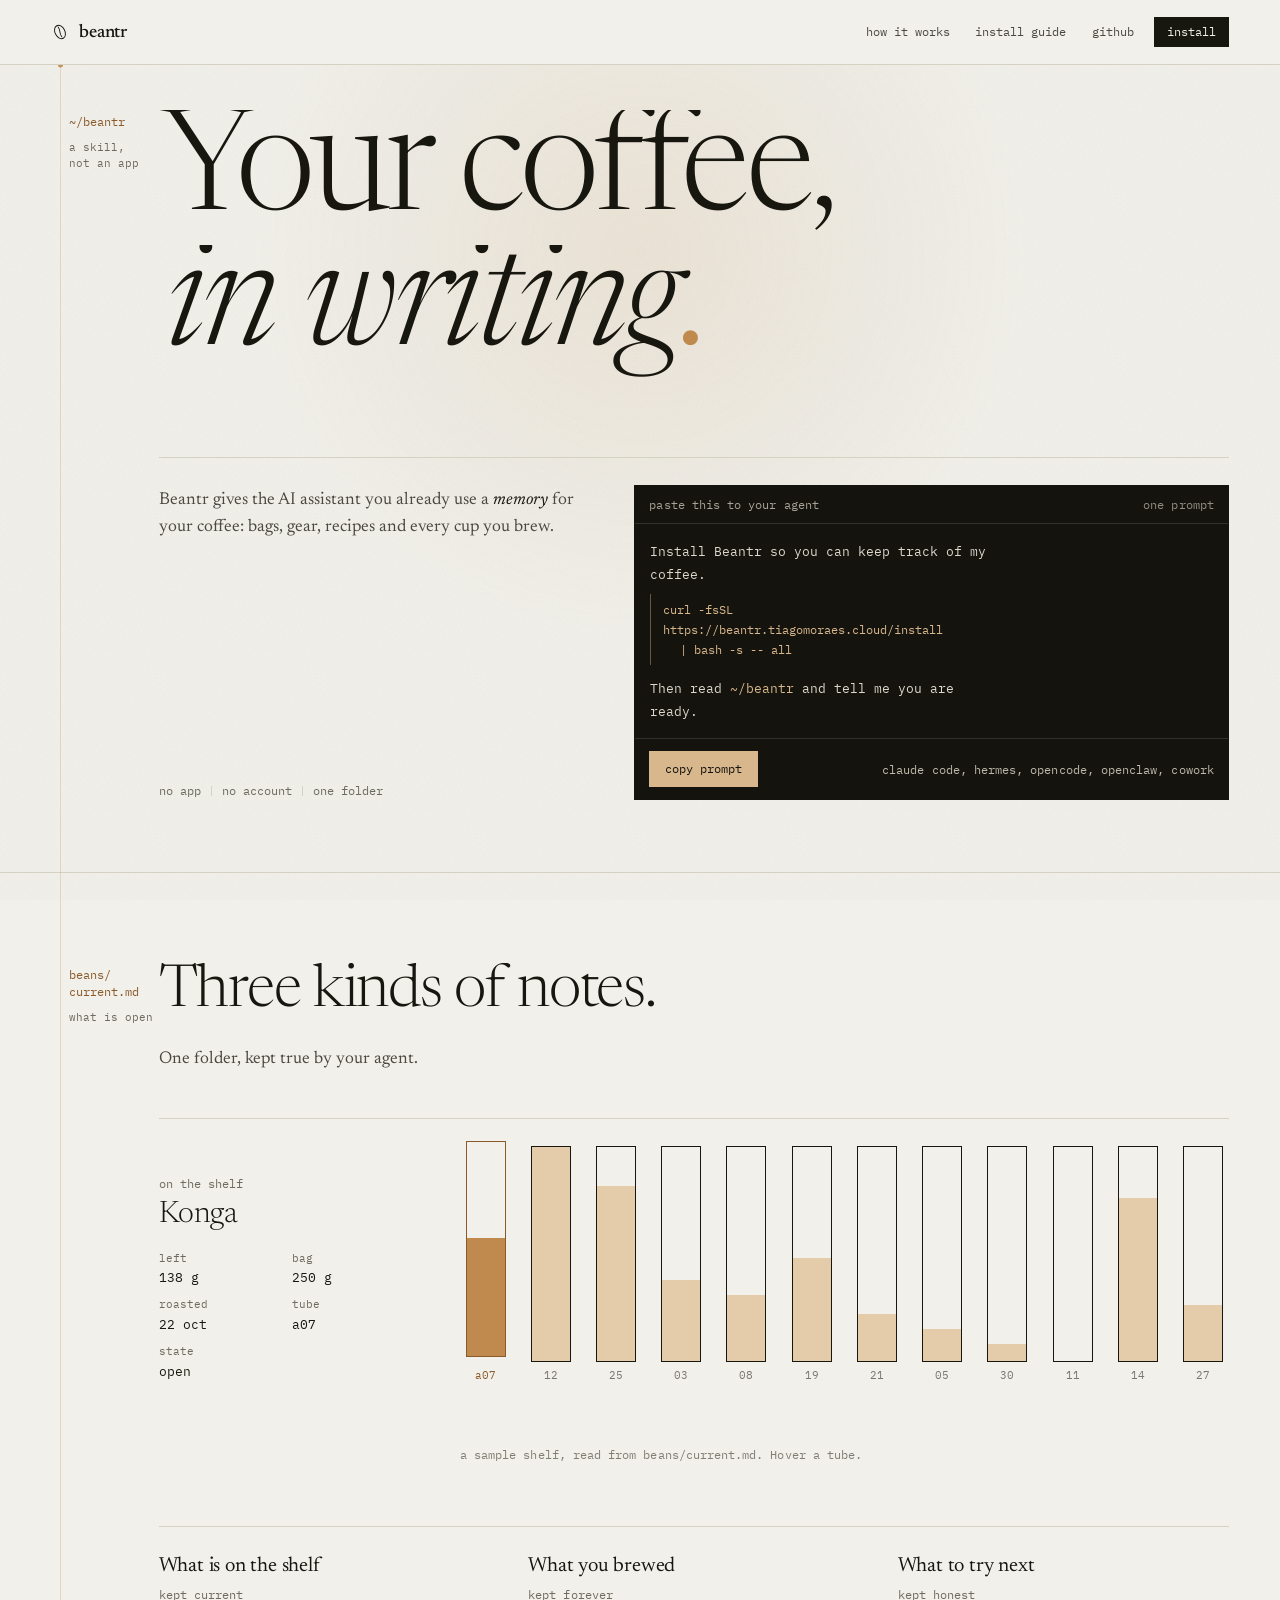
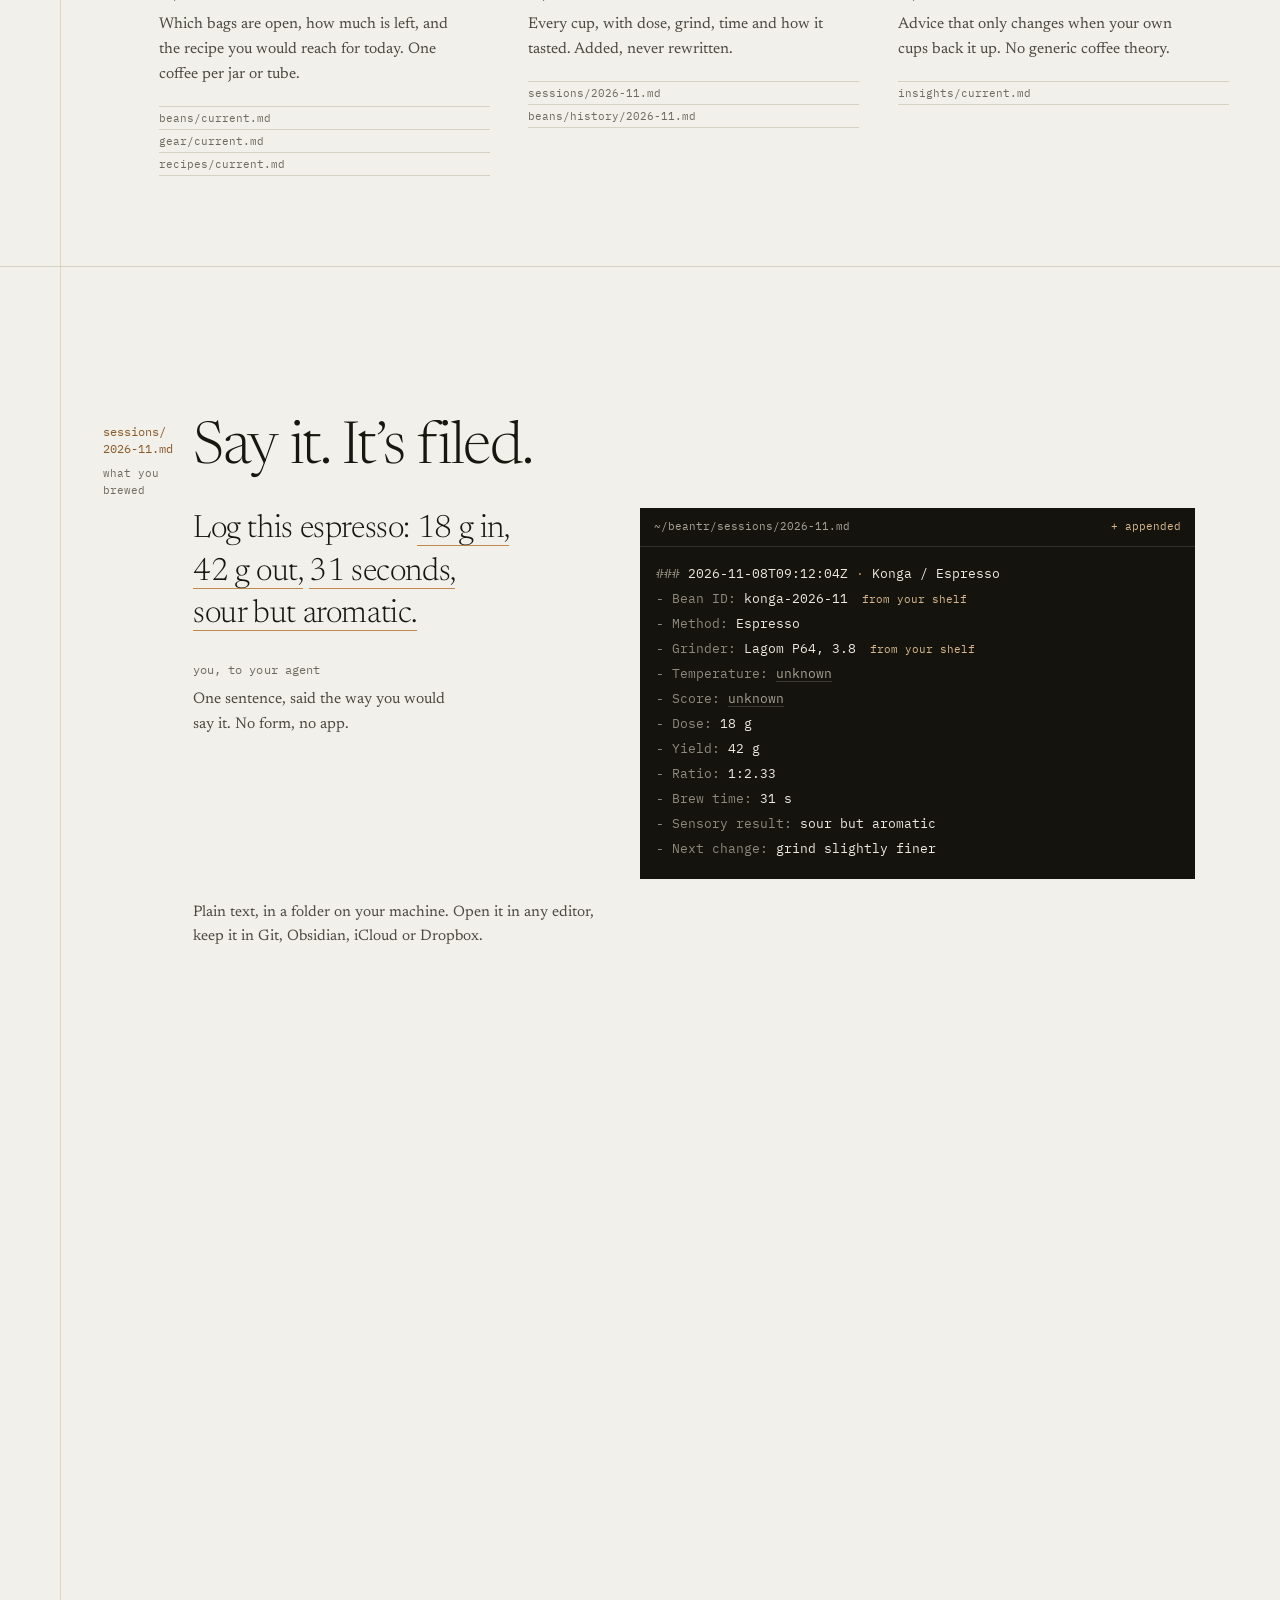
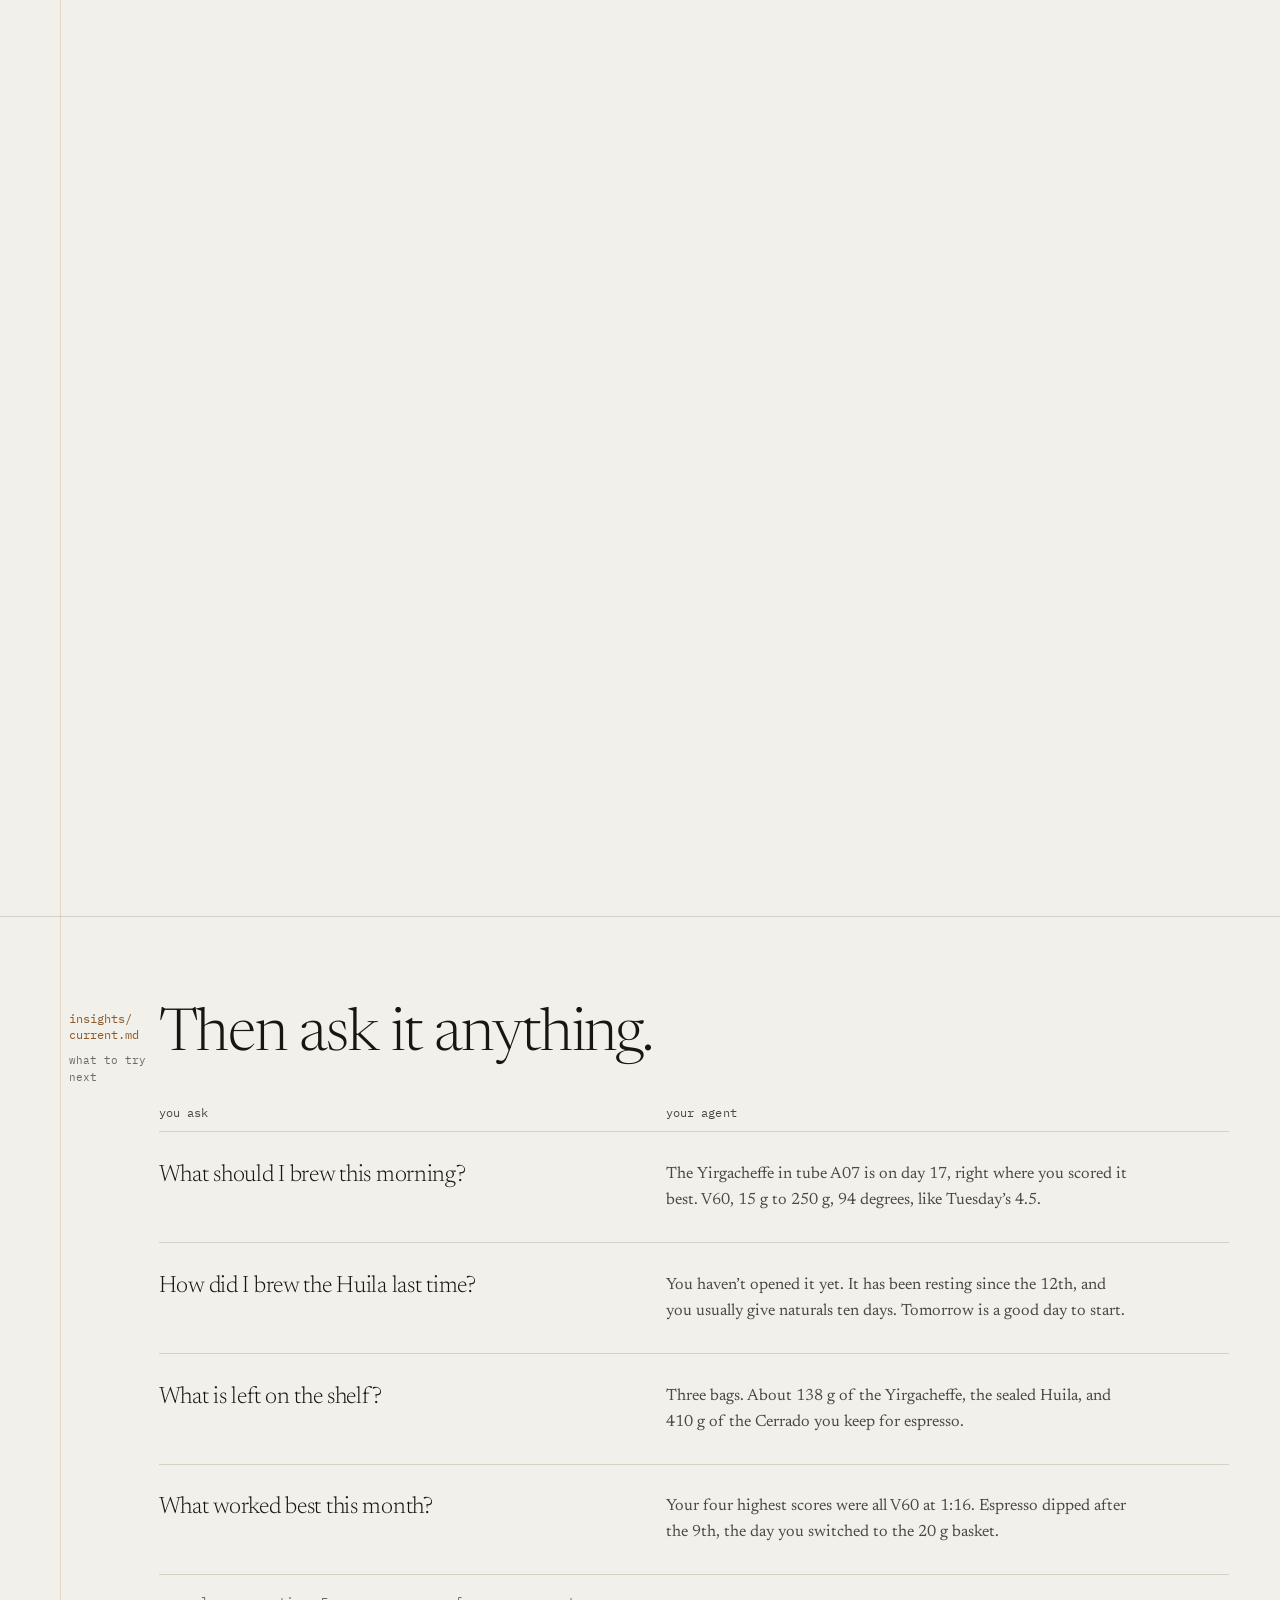
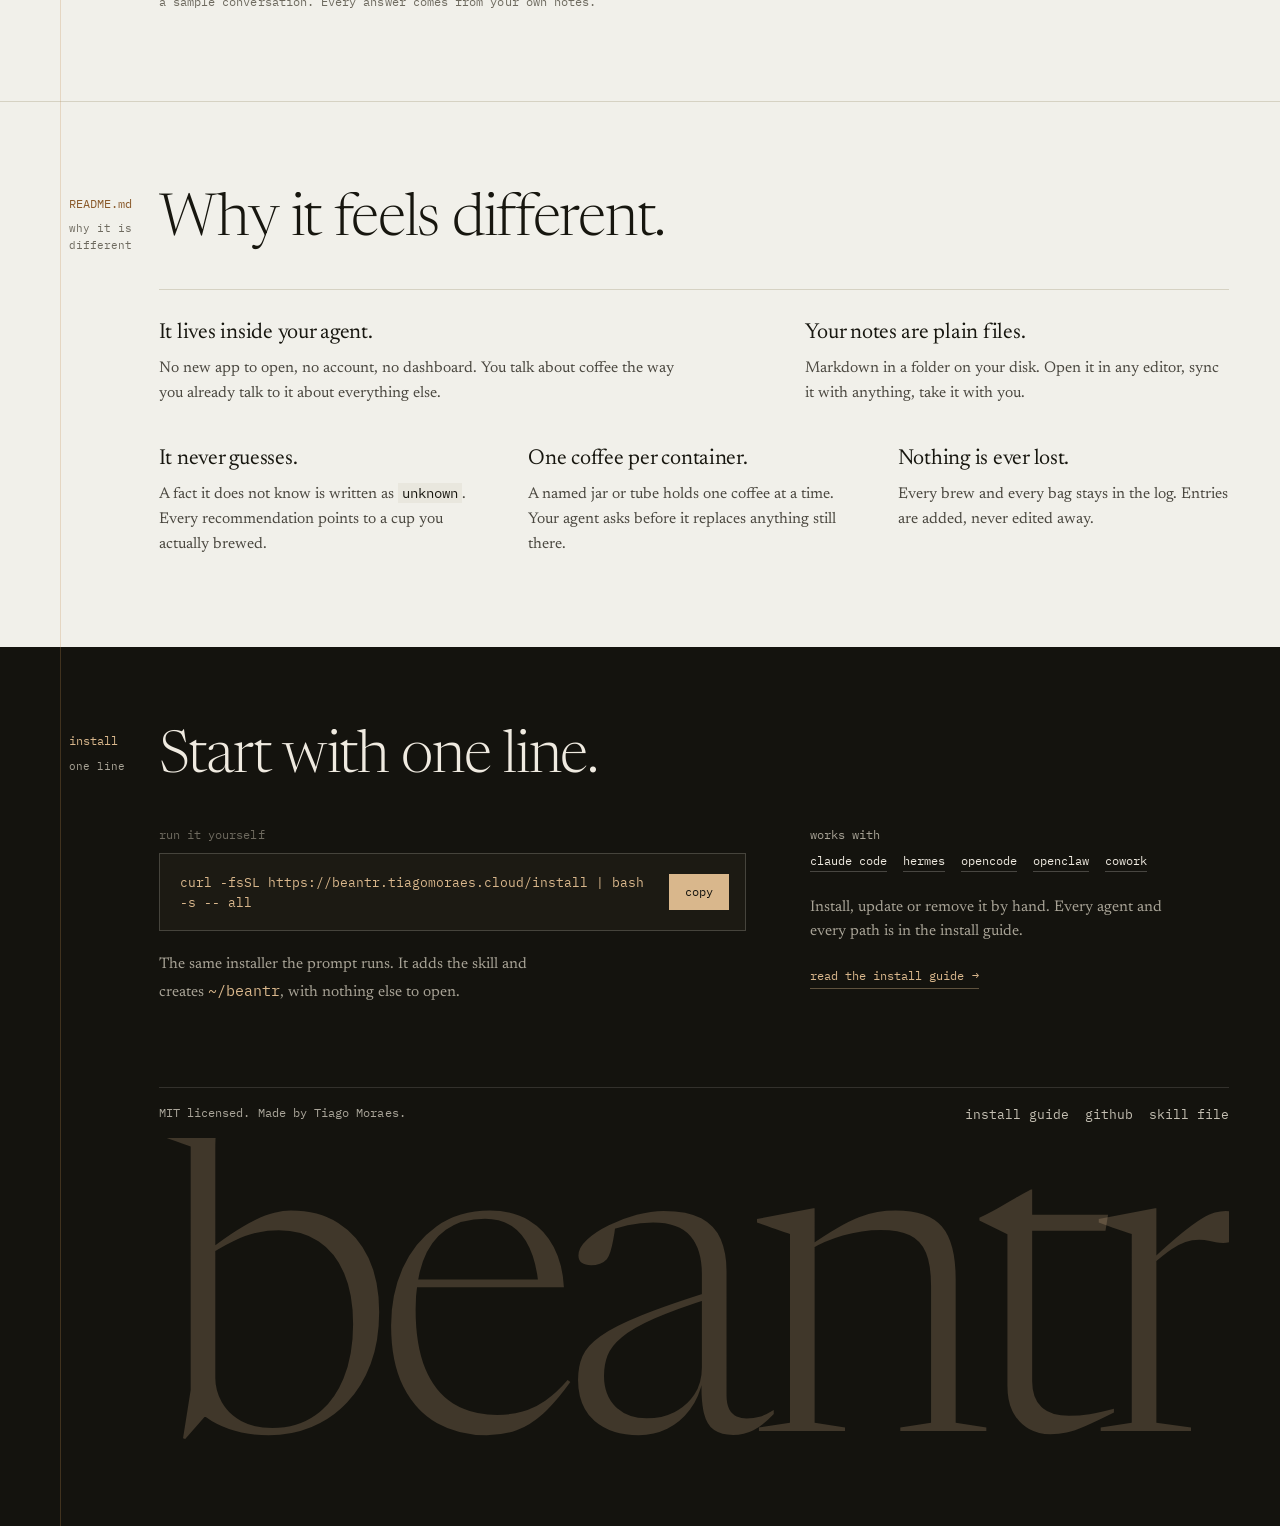
<file: site/index.html>
<!doctype html>
<html lang="en">
<head>
<meta charset="utf-8">
<meta name="viewport" content="width=device-width, initial-scale=1">
<title>Beantr: your coffee, in writing.</title>
<meta name="description" content="Beantr gives the AI assistant you already use a memory for your coffee: bags, gear, recipes and every cup you brew. A skill, not an app. One folder of plain text, kept true by your agent.">
<meta name="theme-color" content="#F1F0EA">
<meta property="og:title" content="Beantr: your coffee, in writing.">
<meta property="og:description" content="Give the agent you already use a memory for your coffee. Paste one prompt, or run one command.">
<meta property="og:type" content="website">
<link rel="icon" href="data:image/svg+xml,%3Csvg xmlns='http://www.w3.org/2000/svg' viewBox='0 0 32 32'%3E%3Crect width='32' height='32' fill='%2317160F'/%3E%3Cellipse cx='16' cy='16' rx='5.6' ry='8' transform='rotate(-28 16 16)' fill='none' stroke='%23D9B78C' stroke-width='1.6'/%3E%3Cpath d='M13.8 9.4c2.8 3.2 1.2 8.6 4.4 11.8' fill='none' stroke='%23D9B78C' stroke-width='1.6' stroke-linecap='round'/%3E%3C/svg%3E">
<link rel="preconnect" href="https://fonts.googleapis.com">
<link rel="preconnect" href="https://fonts.gstatic.com" crossorigin>
<link href="https://fonts.googleapis.com/css2?family=Newsreader:ital,opsz,wght@0,6..72,200..700;1,6..72,200..600&family=IBM+Plex+Mono:wght@400;500&display=swap" rel="stylesheet">
<script>
  try {
    if ('IntersectionObserver' in window && !matchMedia('(prefers-reduced-motion: reduce)').matches) {
      document.documentElement.classList.add('js');
    }
  } catch (e) {}
</script>
<link rel="stylesheet" href="site.css?v=3.0.0">
</head>
<body>
<a class="skip" href="#main">Skip to content</a>
<div class="glow" aria-hidden="true"></div>

<header class="head">
  <div class="head__in">
    <a class="brand" href="#top" aria-label="Beantr home">
      <svg class="bean" viewBox="0 0 24 24" aria-hidden="true">
        <ellipse cx="12" cy="12" rx="6.6" ry="9.4" transform="rotate(-28 12 12)" fill="none" stroke="currentColor" stroke-width="1.25"/>
        <path d="M9.6 5.2c3.2 3.6 1.4 9.8 4.8 13.4" fill="none" stroke="currentColor" stroke-width="1.25" stroke-linecap="round"/>
      </svg>
      <span>beantr</span>
    </a>
    <nav class="nav" aria-label="Main">
      <a href="#filed">how it works</a>
      <a href="/guide/">install guide</a>
      <a href="https://github.com/tiagomoraes/beantr">github</a>
    </nav>
    <a class="btn btn--sm btn--head" href="#top">install</a>
  </div>
</header>

<div class="page">

  <div class="spine" aria-hidden="true"><span class="spine__fill"></span><span class="spine__tip"></span></div>

  <main id="main">

    <section class="hero" id="top">
      <div class="shell">
        <aside class="rail">
          <p class="rail__path">~/beantr</p>
          <p class="rail__note">a skill,<br>not an app</p>
        </aside>
        <div class="col">
          <h1 class="display reveal-lines" data-reveal-immediate>
            <span class="display__line"><span>Your coffee,</span></span>
            <span class="display__line display__line--i"><span>in writing<i class="period">.</i></span></span>
          </h1>

          <div class="hero__foot">
            <div class="lede-block" data-reveal style="--d:.42s">
              <p class="lede">Beantr gives the AI assistant you already use a <em>memory</em> for your coffee: bags, gear, recipes and every cup you brew.</p>
              <p class="facts"><span>no app</span><span>no account</span><span>one folder</span></p>
            </div>

            <div class="card install-card" data-reveal style="--d:.52s">
              <div class="card__bar">
                <span class="label">paste this to your agent</span>
                <span class="label label--dim">one prompt</span>
              </div>
              <div class="card__body">
                <p>Install Beantr so you can keep track of my coffee.</p>
                <p class="code-line"><span>curl -fsSL https://beantr.tiagomoraes.cloud/install </span><span class="code-line__next">| bash -s -- all</span></p>
                <p>Then read <code>~/beantr</code> and tell me you are ready.</p>
              </div>
              <div class="card__foot">
                <button type="button" class="btn btn--crema" data-copy data-magnetic>copy prompt</button>
                <span class="label label--dim">claude code, hermes, opencode, openclaw, cowork</span>
              </div>
            </div>
          </div>
        </div>
      </div>
    </section>

    <section class="sec" id="keeps">
      <div class="shell">
        <aside class="rail">
          <p class="rail__path">beans/<br>current.md</p>
          <p class="rail__note">what is open</p>
        </aside>
        <div class="col">
          <h2 class="display display--h2 reveal-lines" data-reveal>
            <span class="display__line"><span>Three kinds of notes.</span></span>
          </h2>
          <p class="lede lede--short" data-reveal style="--d:.1s">One folder, kept true by your agent.</p>

          <div class="shelf" data-shelf data-reveal style="--d:.16s">
            <div class="shelf__detail" aria-live="polite" aria-atomic="true">
              <p class="label">on the shelf</p>
              <p class="shelf__name" data-d="name">Konga</p>
              <dl class="stats">
                <div><dt>left</dt><dd data-d="g">138 g</dd></div>
                <div><dt>bag</dt><dd data-d="cap">250 g</dd></div>
                <div><dt>roasted</dt><dd data-d="roast">22 oct</dd></div>
                <div><dt>tube</dt><dd data-d="tube">a07</dd></div>
                <div><dt>state</dt><dd data-d="state">open</dd></div>
              </dl>
            </div>

            <ul class="tubes" role="list">
              <li><button type="button" class="tube is-active" style="--fill:.55" data-name="Konga" data-g="138 g" data-cap="250 g" data-roast="22 oct" data-tube="a07" data-state="open" aria-label="Konga, tube a07, 138 grams left, open"><span class="tube__fill"></span></button><span class="tube__id">a07</span></li>
              <li><button type="button" class="tube" style="--fill:1" data-name="Huila" data-g="250 g" data-cap="250 g" data-roast="02 nov" data-tube="12" data-state="sealed" aria-label="Huila, tube 12, 250 grams, sealed"><span class="tube__fill"></span></button><span class="tube__id">12</span></li>
              <li><button type="button" class="tube" style="--fill:.82" data-name="Cerrado" data-g="410 g" data-cap="500 g" data-roast="14 oct" data-tube="25" data-state="open" aria-label="Cerrado, tube 25, 410 grams left, open"><span class="tube__fill"></span></button><span class="tube__id">25</span></li>
              <li><button type="button" class="tube" style="--fill:.38" data-name="Gedeb" data-g="96 g" data-cap="250 g" data-roast="28 oct" data-tube="03" data-state="open" aria-label="Gedeb, tube 03, 96 grams left, open"><span class="tube__fill"></span></button><span class="tube__id">03</span></li>
              <li><button type="button" class="tube" style="--fill:.31" data-name="Sidama" data-g="78 g" data-cap="250 g" data-roast="19 oct" data-tube="08" data-state="open" aria-label="Sidama, tube 08, 78 grams left, open"><span class="tube__fill"></span></button><span class="tube__id">08</span></li>
              <li><button type="button" class="tube" style="--fill:.48" data-name="Maringá" data-g="120 g" data-cap="250 g" data-roast="25 oct" data-tube="19" data-state="open" aria-label="Maringá, tube 19, 120 grams left, open"><span class="tube__fill"></span></button><span class="tube__id">19</span></li>
              <li><button type="button" class="tube" style="--fill:.22" data-name="Antigua" data-g="54 g" data-cap="250 g" data-roast="30 oct" data-tube="21" data-state="open" aria-label="Antigua, tube 21, 54 grams left, open"><span class="tube__fill"></span></button><span class="tube__id">21</span></li>
              <li><button type="button" class="tube" style="--fill:.15" data-name="Nariño" data-g="37 g" data-cap="250 g" data-roast="11 oct" data-tube="05" data-state="open" aria-label="Nariño, tube 05, 37 grams left, open"><span class="tube__fill"></span></button><span class="tube__id">05</span></li>
              <li><button type="button" class="tube" style="--fill:.08" data-name="Chiriquí" data-g="21 g" data-cap="250 g" data-roast="07 oct" data-tube="30" data-state="open" aria-label="Chiriquí, tube 30, 21 grams left, open"><span class="tube__fill"></span></button><span class="tube__id">30</span></li>
              <li><button type="button" class="tube tube--empty" style="--fill:0" data-name="Kochere" data-g="0 g" data-cap="250 g" data-roast="09 sep" data-tube="11" data-state="finished" aria-label="Kochere, tube 11, empty, finished"><span class="tube__fill"></span></button><span class="tube__id">11</span></li>
              <li><button type="button" class="tube" style="--fill:.76" data-name="El Ramo" data-g="190 g" data-cap="250 g" data-roast="31 oct" data-tube="14" data-state="sealed" aria-label="El Ramo, tube 14, 190 grams, sealed"><span class="tube__fill"></span></button><span class="tube__id">14</span></li>
              <li><button type="button" class="tube" style="--fill:.26" data-name="Buesaco" data-g="66 g" data-cap="250 g" data-roast="16 oct" data-tube="27" data-state="open" aria-label="Buesaco, tube 27, 66 grams left, open"><span class="tube__fill"></span></button><span class="tube__id">27</span></li>
            </ul>

            <p class="shelf__caption label label--dim">a sample shelf, read from beans/current.md. Hover a tube.</p>
          </div>

          <div class="notes">
            <article class="note" data-reveal>
              <h3>What is on the shelf</h3>
              <p class="label">kept current</p>
              <p>Which bags are open, how much is left, and the recipe you would reach for today. One coffee per jar or tube.</p>
              <ul class="paths">
                <li>beans/current.md</li>
                <li>gear/current.md</li>
                <li>recipes/current.md</li>
              </ul>
            </article>
            <article class="note" data-reveal style="--d:.08s">
              <h3>What you brewed</h3>
              <p class="label">kept forever</p>
              <p>Every cup, with dose, grind, time and how it tasted. Added, never rewritten.</p>
              <ul class="paths">
                <li>sessions/2026-11.md</li>
                <li>beans/history/2026-11.md</li>
              </ul>
            </article>
            <article class="note" data-reveal style="--d:.16s">
              <h3>What to try next</h3>
              <p class="label">kept honest</p>
              <p>Advice that only changes when your own cups back it up. No generic coffee theory.</p>
              <ul class="paths">
                <li>insights/current.md</li>
              </ul>
            </article>
          </div>
        </div>
      </div>
    </section>

    <section class="filed" id="filed" data-filed>
      <div class="filed__sticky">
        <div class="shell">
          <aside class="rail">
            <p class="rail__path">sessions/<br>2026-11.md</p>
            <p class="rail__note">what you brewed</p>
          </aside>
          <div class="col">
            <h2 class="display display--h2 reveal-lines" data-reveal>
              <span class="display__line"><span>Say it. It’s filed.</span></span>
            </h2>

            <div class="filed__grid">
              <div class="said">
                <p class="said__text">
                  <span class="said__ctx">Log this espresso:</span>
                  <span data-step="1">18 g in,</span>
                  <span data-step="2">42 g out,</span>
                  <span data-step="3">31 seconds,</span>
                  <span data-step="4">sour but aromatic.</span>
                </p>
                <p class="label">you, to your agent</p>
                <p class="said__note">One sentence, said the way you would say it. No form, no app.</p>
              </div>

              <div class="file">
                <div class="file__bar">
                  <span>~/beantr/sessions/2026-11.md</span>
                  <span class="file__flag">+ appended</span>
                </div>
                <ol class="file__lines">
                  <li data-step="0"><span class="h">###</span> 2026-11-08T09:12:04Z <span class="dot">·</span> Konga / Espresso</li>
                  <li data-step="0"><span class="k">- Bean ID:</span> konga-2026-11 <span class="tag">from your shelf</span></li>
                  <li data-step="0"><span class="k">- Method:</span> Espresso</li>
                  <li data-step="0"><span class="k">- Grinder:</span> Lagom P64, 3.8 <span class="tag">from your shelf</span></li>
                  <li data-step="0"><span class="k">- Temperature:</span> <span class="unknown">unknown</span></li>
                  <li data-step="0"><span class="k">- Score:</span> <span class="unknown">unknown</span></li>
                  <li data-step="1"><span class="k">- Dose:</span> 18 g</li>
                  <li data-step="2"><span class="k">- Yield:</span> 42 g</li>
                  <li data-step="2"><span class="k">- Ratio:</span> 1:2.33</li>
                  <li data-step="3"><span class="k">- Brew time:</span> 31 s</li>
                  <li data-step="4"><span class="k">- Sensory result:</span> sour but aromatic</li>
                  <li data-step="4"><span class="k">- Next change:</span> grind slightly finer</li>
                </ol>
              </div>
            </div>

            <p class="filed__note" data-step="4">Plain text, in a folder on your machine. Open it in any editor, keep it in Git, Obsidian, iCloud or Dropbox.</p>
          </div>
        </div>
      </div>
    </section>

    <section class="sec" id="ask">
      <div class="shell">
        <aside class="rail">
          <p class="rail__path">insights/<br>current.md</p>
          <p class="rail__note">what to try next</p>
        </aside>
        <div class="col">
          <h2 class="display display--h2 reveal-lines" data-reveal>
            <span class="display__line"><span>Then ask it anything.</span></span>
          </h2>

          <div class="asks__head">
            <span class="label">you ask</span>
            <span class="label">your agent</span>
          </div>
          <ol class="asks">
            <li class="ask" data-reveal>
              <p class="ask__q">What should I brew this morning?</p>
              <div class="ask__a">
                <p>The Yirgacheffe in tube A07 is on day 17, right where you scored it best. V60, 15 g to 250 g, 94 degrees, like Tuesday’s 4.5.</p>
              </div>
            </li>
            <li class="ask" data-reveal style="--d:.06s">
              <p class="ask__q">How did I brew the Huila last time?</p>
              <div class="ask__a">
                <p>You haven’t opened it yet. It has been resting since the 12th, and you usually give naturals ten days. Tomorrow is a good day to start.</p>
              </div>
            </li>
            <li class="ask" data-reveal style="--d:.12s">
              <p class="ask__q">What is left on the shelf?</p>
              <div class="ask__a">
                <p>Three bags. About 138 g of the Yirgacheffe, the sealed Huila, and 410 g of the Cerrado you keep for espresso.</p>
              </div>
            </li>
            <li class="ask" data-reveal style="--d:.18s">
              <p class="ask__q">What worked best this month?</p>
              <div class="ask__a">
                <p>Your four highest scores were all V60 at 1:16. Espresso dipped after the 9th, the day you switched to the 20 g basket.</p>
              </div>
            </li>
          </ol>
          <p class="asks__note label">a sample conversation. Every answer comes from your own notes.</p>
        </div>
      </div>
    </section>

    <section class="sec" id="why">
      <div class="shell">
        <aside class="rail">
          <p class="rail__path">README.md</p>
          <p class="rail__note">why it is different</p>
        </aside>
        <div class="col">
          <h2 class="display display--h2 reveal-lines" data-reveal>
            <span class="display__line"><span>Why it feels different.</span></span>
          </h2>

          <div class="why">
            <article class="why__item why__item--wide" data-reveal>
              <h3>It lives inside your agent.</h3>
              <p>No new app to open, no account, no dashboard. You talk about coffee the way you already talk to it about everything else.</p>
            </article>
            <article class="why__item" data-reveal style="--d:.06s">
              <h3>Your notes are plain files.</h3>
              <p>Markdown in a folder on your disk. Open it in any editor, sync it with anything, take it with you.</p>
            </article>
            <article class="why__item" data-reveal style="--d:.12s">
              <h3>It never guesses.</h3>
              <p>A fact it does not know is written as <code>unknown</code>. Every recommendation points to a cup you actually brewed.</p>
            </article>
            <article class="why__item" data-reveal style="--d:.18s">
              <h3>One coffee per container.</h3>
              <p>A named jar or tube holds one coffee at a time. Your agent asks before it replaces anything still there.</p>
            </article>
            <article class="why__item" data-reveal style="--d:.24s">
              <h3>Nothing is ever lost.</h3>
              <p>Every brew and every bag stays in the log. Entries are added, never edited away.</p>
            </article>
          </div>
        </div>
      </div>
    </section>

    <section class="band" id="install">
      <div class="shell">
        <aside class="rail">
          <p class="rail__path">install</p>
          <p class="rail__note">one line</p>
        </aside>
        <div class="col">
          <h2 class="display display--h2 reveal-lines" data-reveal>
            <span class="display__line"><span>Start with one line.</span></span>
          </h2>

          <div class="band__grid">
            <div class="band__cmd" data-reveal>
              <p class="label">run it yourself</p>
              <div class="cmdline">
                <code id="cmd-2">curl -fsSL https://beantr.tiagomoraes.cloud/install | bash -s -- all</code>
                <button type="button" class="btn btn--crema" data-copy="#cmd-2">copy</button>
              </div>
              <p class="band__note">The same installer the prompt runs. It adds the skill and creates <code>~/beantr</code>, with nothing else to open.</p>
            </div>

            <div class="band__side" data-reveal style="--d:.08s">
              <p class="label">works with</p>
              <nav class="agents" aria-label="Per-agent install pages">
                <a href="/claude-code/">claude code</a>
                <a href="/hermes/">hermes</a>
                <a href="/opencode/">opencode</a>
                <a href="/openclaw/">openclaw</a>
                <a href="/cowork/">cowork</a>
              </nav>
              <p class="band__note">Install, update or remove it by hand. Every agent and every path is in the install guide.</p>
              <a class="arrow-link" href="/guide/">read the install guide <span aria-hidden="true">→</span></a>
            </div>
          </div>

          <footer class="foot">
            <div class="foot__row">
              <p class="label label--dim">MIT licensed. Made by Tiago Moraes.</p>
              <nav class="foot__nav" aria-label="Footer">
                <a href="/guide/">install guide</a>
                <a href="https://github.com/tiagomoraes/beantr">github</a>
                <a href="https://github.com/tiagomoraes/beantr/blob/main/skills/beantr/SKILL.md">skill file</a>
              </nav>
            </div>
            <p class="wordmark" aria-hidden="true">beantr</p>
          </footer>
        </div>
      </div>
    </section>

  </main>
</div>

<script src="site.js?v=3.0.0"></script>
</body>
</html>
</file>
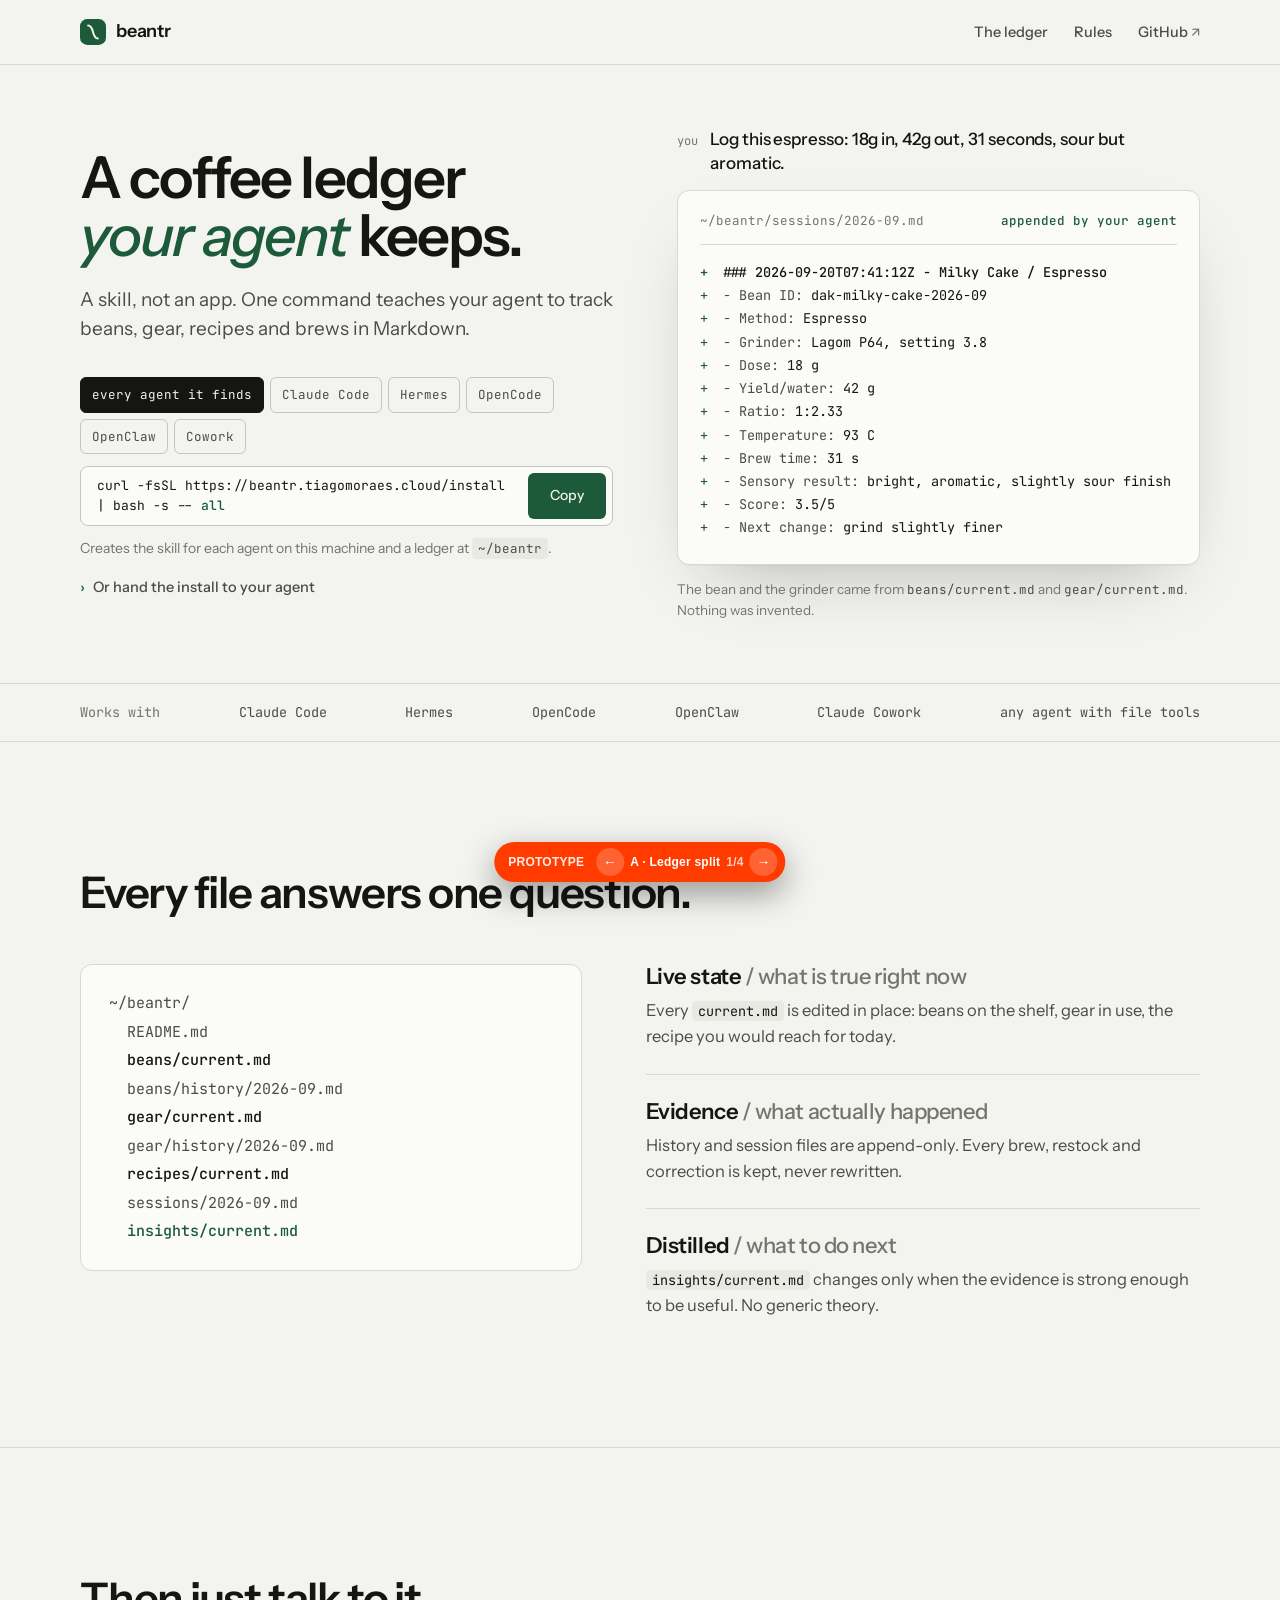
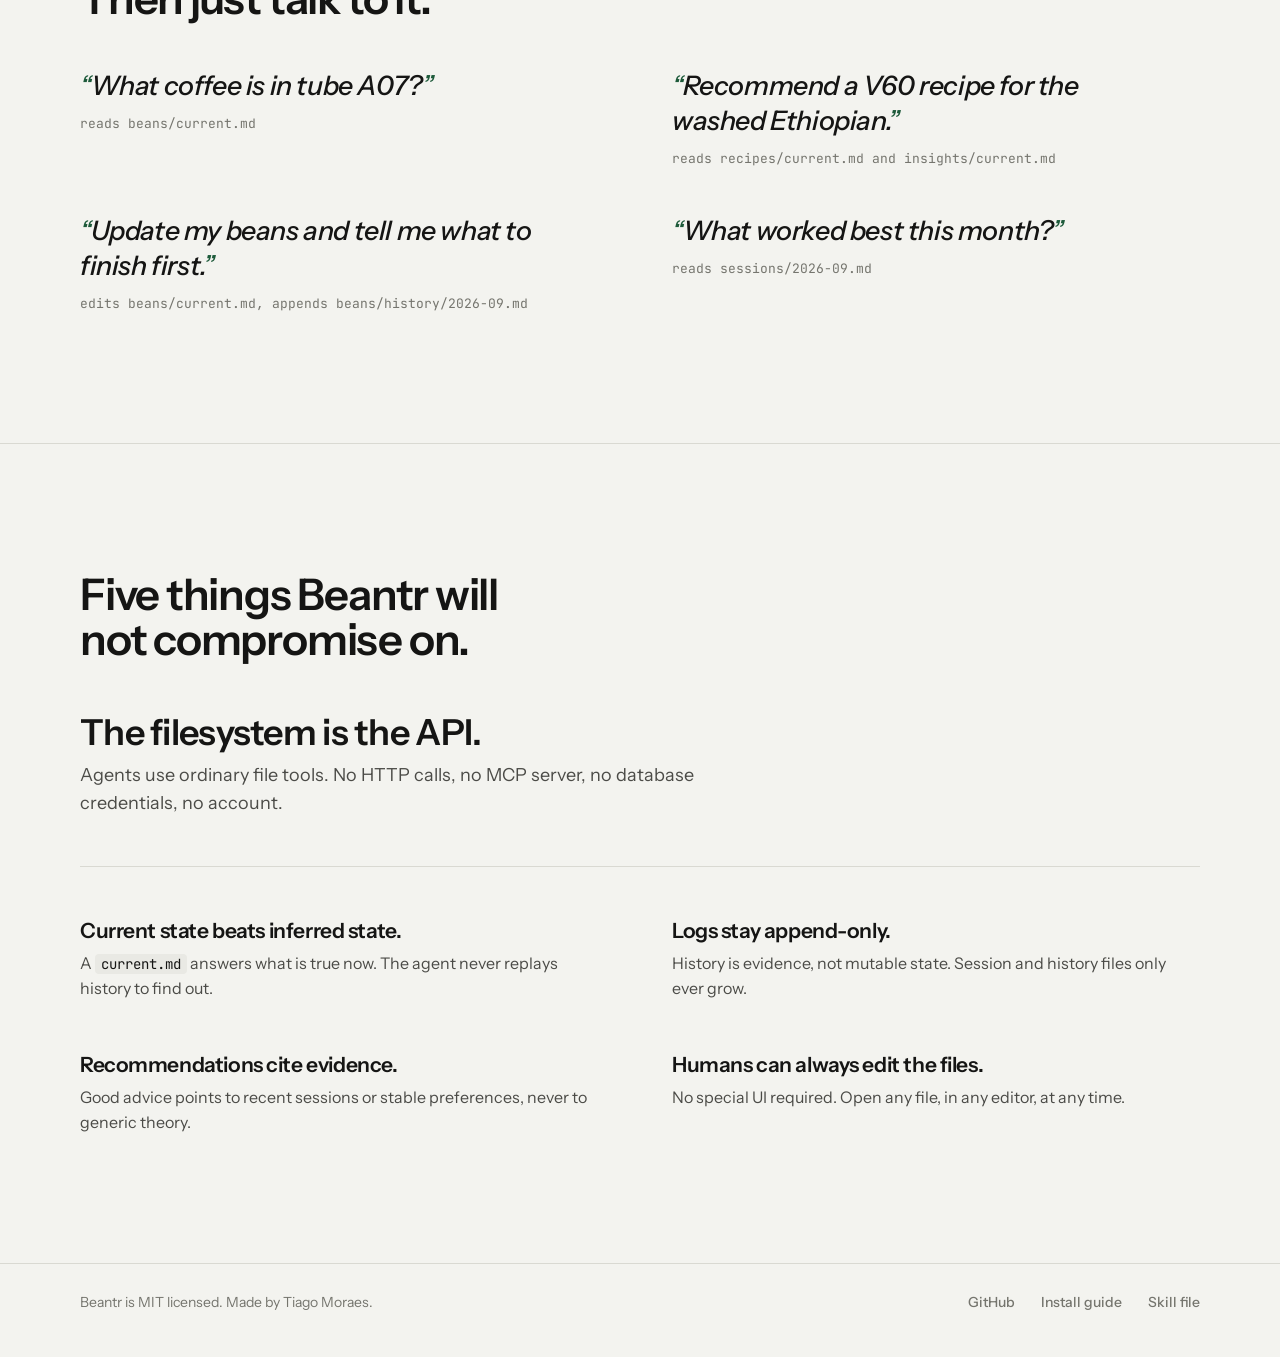
<file: site/prototype/index.html>
<!doctype html>
<html lang="en">
<head>
  <meta charset="utf-8">
  <meta name="viewport" content="width=device-width, initial-scale=1">
  <meta name="robots" content="noindex">
  <title>Beantr landing prototype</title>
  <!-- PROTOTYPE ONLY. Three structurally different redesigns of site/index.html,
       switchable with ?variant=a|b|c or the floating bar on each page. -->
  <script>
    (function () {
      var v = (new URLSearchParams(location.search).get('variant') || 'a').toLowerCase();
      if (['a', 'b', 'c', 'd'].indexOf(v) === -1) v = 'a';
      location.replace(v + '.html');
    })();
  </script>
  <style>
    body { font: 16px/1.5 system-ui, sans-serif; padding: 40px; color: #111; }
    a { display: block; margin: 8px 0; }
  </style>
</head>
<body>
  <p>Beantr landing prototype. Pick a variant:</p>
  <a href="a.html">A: Ledger split</a>
  <a href="b.html">B: Manifesto</a>
  <a href="c.html">C: Index</a>
  <a href="d.html">D: Roastery</a>
</body>
</html>
</file>
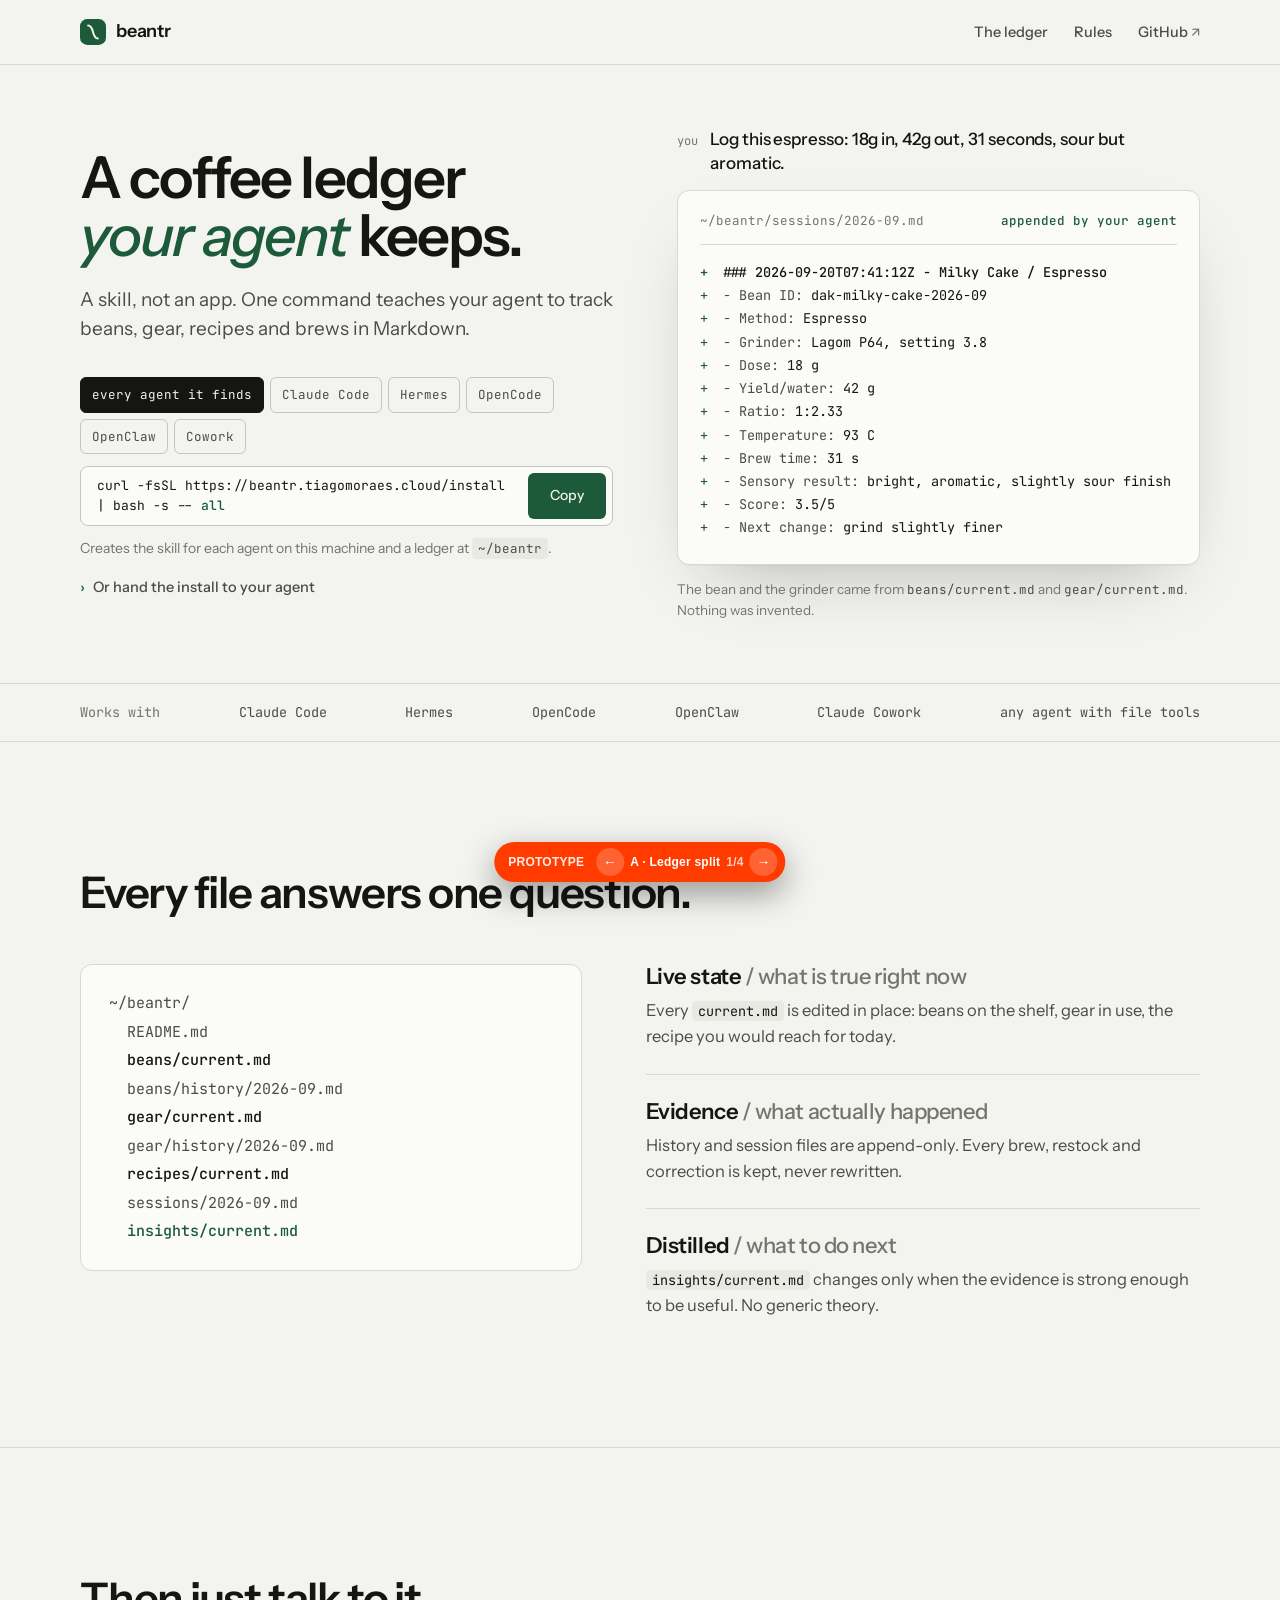
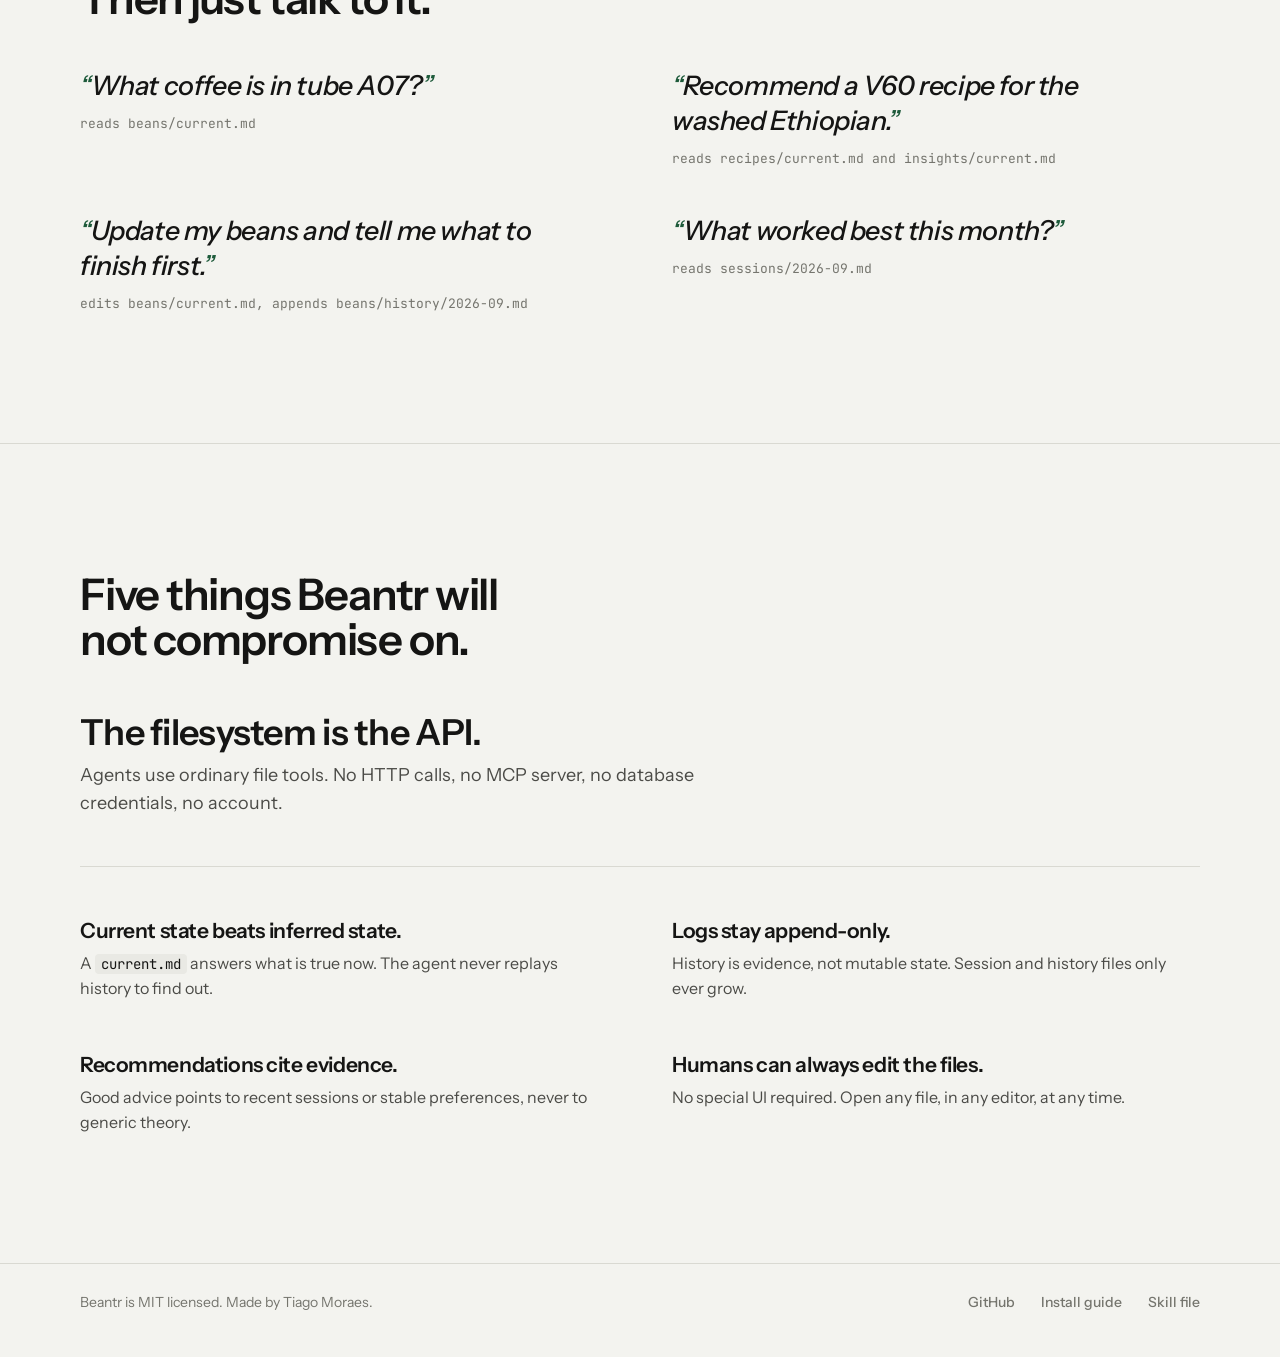
<file: site/prototype/a.html>
<!doctype html>
<html lang="en">
<head>
  <meta charset="utf-8">
  <meta name="viewport" content="width=device-width, initial-scale=1">
  <meta name="robots" content="noindex">
  <meta name="description" content="Beantr is a skill that teaches your AI agent to keep a coffee ledger in plain Markdown files.">
  <title>Beantr prototype A: Ledger split</title>
  <!-- PROTOTYPE A. "Ledger split": light neutral surface, one forest-green accent,
       Instrument Sans + JetBrains Mono, asymmetric hero with the real Markdown
       file being written by the agent. Throwaway; see site/prototype/README.md. -->
  <link rel="icon" href="data:image/svg+xml,%3Csvg xmlns='http://www.w3.org/2000/svg' viewBox='0 0 32 32'%3E%3Crect width='32' height='32' rx='9' fill='%231D5A3A'/%3E%3Cpath d='M10 8c8 0 4 16 12 16' stroke='%23F3F3EF' stroke-width='2.4' stroke-linecap='round' fill='none'/%3E%3C/svg%3E">
  <link rel="preconnect" href="https://fonts.googleapis.com">
  <link rel="preconnect" href="https://fonts.gstatic.com" crossorigin>
  <link href="https://fonts.googleapis.com/css2?family=Instrument+Sans:ital,wght@0,400..700;1,400..700&family=JetBrains+Mono:wght@400;500&display=swap" rel="stylesheet">
  <script>
    try {
      if ('IntersectionObserver' in window && !matchMedia('(prefers-reduced-motion: reduce)').matches) {
        document.documentElement.classList.add('js');
      }
    } catch (e) {}
  </script>
  <style>
    :root {
      color-scheme: light dark;
      --bg: #F3F3EF;
      --surface: #FBFBF9;
      --sunk: #E9E9E4;
      --ink: #151514;
      --ink-2: #4B4B47;
      --mute: #75756E;
      --line: #D9D9D2;
      --line-2: #C6C6BE;
      --accent: #1D5A3A;
      --accent-2: #174A30;
      --on-accent: #F3F3EF;
      --accent-soft: #DEEAE1;
      --sans: 'Instrument Sans', ui-sans-serif, system-ui, -apple-system, sans-serif;
      --mono: 'JetBrains Mono', ui-monospace, SFMono-Regular, Menlo, monospace;
      --r: 8px;
      --r-lg: 12px;
      --ease: cubic-bezier(.16, 1, .3, 1);
      --wrap: 1200px;
      --shadow: 0 30px 70px -36px rgba(21, 21, 20, .35), 0 1px 0 rgba(21, 21, 20, .03);
    }
    @media (prefers-color-scheme: dark) {
      :root {
        --bg: #121211;
        --surface: #191918;
        --sunk: #1F1F1D;
        --ink: #EDEDE8;
        --ink-2: #B6B6AF;
        --mute: #85857E;
        --line: #2B2B28;
        --line-2: #3B3B37;
        --accent: #7FC79D;
        --accent-2: #9AD7B4;
        --on-accent: #0E1F16;
        --accent-soft: #1B2E23;
        --shadow: 0 30px 70px -36px rgba(0, 0, 0, .8);
      }
    }

    *, *::before, *::after { box-sizing: border-box; }
    html { scroll-behavior: smooth; -webkit-text-size-adjust: 100%; }
    body {
      margin: 0;
      background: var(--bg);
      color: var(--ink);
      font-family: var(--sans);
      font-size: 17px;
      line-height: 1.55;
      -webkit-font-smoothing: antialiased;
      text-rendering: optimizeLegibility;
    }
    h1, h2, h3, p, pre, ul, ol, dl { margin: 0; }
    a { color: inherit; }
    button { font: inherit; color: inherit; }
    code, pre { font-family: var(--mono); }
    :focus-visible { outline: 2px solid var(--accent); outline-offset: 3px; border-radius: 4px; }
    ::selection { background: var(--accent-soft); color: var(--ink); }

    .wrap { max-width: var(--wrap); margin-inline: auto; padding-inline: clamp(20px, 4vw, 40px); }

    /* nav */
    .nav {
      position: sticky; top: 0; z-index: 20;
      background: color-mix(in srgb, var(--bg) 88%, transparent);
      backdrop-filter: blur(10px);
      -webkit-backdrop-filter: blur(10px);
      border-bottom: 1px solid var(--line);
    }
    .nav .wrap { height: 64px; display: flex; align-items: center; justify-content: space-between; gap: 24px; }
    .brand { display: inline-flex; align-items: center; gap: 10px; text-decoration: none; font-weight: 600; font-size: 18px; letter-spacing: -.01em; }
    .brand svg { width: 26px; height: 26px; display: block; }
    .links { display: flex; align-items: center; gap: 26px; font-size: 14.5px; font-weight: 500; }
    .links a { text-decoration: none; color: var(--ink-2); transition: color .2s var(--ease); }
    .links a:hover { color: var(--ink); }
    .links .ext::after { content: ' \2197'; font-size: .9em; color: var(--mute); }

    /* hero */
    .hero .wrap {
      display: grid;
      grid-template-columns: minmax(0, 1.02fr) minmax(0, 1fr);
      gap: clamp(40px, 5vw, 84px);
      align-items: center;
      padding-block: clamp(44px, 7vh, 80px) clamp(44px, 7vh, 72px);
    }
    h1 {
      font-size: clamp(40px, 4.5vw, 62px);
      line-height: 1.0;
      letter-spacing: -.032em;
      font-weight: 600;
      text-wrap: balance;
      max-width: 15ch;
    }
    h1 em { font-style: italic; font-weight: 500; color: var(--accent); }
    .lede { margin-top: 22px; font-size: 19px; line-height: 1.5; color: var(--ink-2); max-width: 44ch; text-wrap: pretty; }

    .install { margin-top: 34px; display: grid; gap: 12px; }
    .agents { display: flex; flex-wrap: wrap; gap: 6px; padding: 0; margin: 0; list-style: none; }
    .agents button {
      border: 1px solid var(--line-2); background: transparent; color: var(--ink-2);
      font-family: var(--mono); font-size: 12.5px; padding: 7px 11px; border-radius: 6px; cursor: pointer;
      transition: background .2s var(--ease), color .2s var(--ease), border-color .2s var(--ease), transform .15s var(--ease);
    }
    .agents button:hover { border-color: var(--ink); color: var(--ink); }
    .agents button:active { transform: scale(.98); }
    .agents button[aria-selected="true"] { background: var(--ink); color: var(--bg); border-color: var(--ink); }

    .cmd {
      display: grid; grid-template-columns: minmax(0, 1fr) auto; align-items: center; gap: 10px;
      background: var(--surface); border: 1px solid var(--line-2); border-radius: var(--r);
      padding: 6px 6px 6px 16px;
    }
    .cmd code { font-size: 13px; line-height: 1.55; color: var(--ink); overflow-wrap: anywhere; }
    .cmd code .nw { white-space: nowrap; }
    .cmd code .arg { color: var(--accent); font-weight: 500; }
    .copy {
      border: 0; border-radius: 6px; padding: 12px 16px; cursor: pointer;
      background: var(--accent); color: var(--on-accent); font-weight: 500; font-size: 14px; letter-spacing: .005em;
      transition: background .2s var(--ease), transform .15s var(--ease);
      min-width: 78px;
    }
    .copy:hover { background: var(--accent-2); }
    .copy:active { transform: scale(.97); }
    .copy.is-copied { background: var(--ink); color: var(--bg); }
    .alt { font-size: 14px; color: var(--mute); line-height: 1.5; }
    .alt code { font-size: 12.5px; color: var(--ink-2); background: var(--sunk); padding: 2px 6px; border-radius: 4px; }

    details.more { margin-top: 2px; }
    details.more summary {
      list-style: none; cursor: pointer; display: inline-flex; align-items: center; gap: 8px;
      font-size: 14.5px; font-weight: 500; color: var(--ink-2); width: fit-content;
    }
    details.more summary::-webkit-details-marker { display: none; }
    details.more summary .chev { display: inline-block; transition: transform .3s var(--ease); color: var(--accent); }
    details.more[open] summary .chev { transform: rotate(90deg); }
    details.more summary:hover { color: var(--ink); }
    .prompt {
      margin-top: 12px; display: grid; gap: 12px;
      background: var(--surface); border: 1px solid var(--line); border-radius: var(--r); padding: 16px 18px;
    }
    .prompt p { font-size: 15px; line-height: 1.55; color: var(--ink-2); }
    .prompt p code { font-size: 13px; background: var(--sunk); padding: 2px 6px; border-radius: 4px; color: var(--ink); overflow-wrap: anywhere; }
    .copy.ghost { background: transparent; color: var(--ink); border: 1px solid var(--line-2); width: fit-content; padding: 9px 14px; }
    .copy.ghost:hover { border-color: var(--ink); background: transparent; }
    .copy.ghost.is-copied { background: var(--ink); color: var(--bg); border-color: var(--ink); }

    /* hero right: the real file */
    .demo { display: grid; gap: 14px; }
    .said { display: grid; grid-template-columns: auto minmax(0, 1fr); gap: 12px; align-items: baseline; }
    .said .who { font-family: var(--mono); font-size: 12px; color: var(--mute); }
    .said p { font-size: 17px; font-weight: 500; letter-spacing: -.005em; line-height: 1.4; }
    .sheet {
      background: var(--surface); border: 1px solid var(--line); border-radius: var(--r-lg);
      box-shadow: var(--shadow); padding: 20px 22px 24px;
    }
    .sheet__path {
      display: flex; justify-content: space-between; gap: 12px; flex-wrap: wrap;
      font-family: var(--mono); font-size: 12.5px; color: var(--mute);
      padding-bottom: 14px; border-bottom: 1px solid var(--line); margin-bottom: 16px;
    }
    .sheet__path b { color: var(--accent); font-weight: 500; }
    .md { font-size: 13.5px; line-height: 1.72; color: var(--ink); white-space: pre-wrap; overflow-wrap: anywhere; }
    .md .ln { display: block; padding-left: 1.7em; text-indent: -1.7em; }
    .md .ln::before { content: '+'; color: var(--accent); display: inline-block; width: 1.7em; text-indent: 0; }
    .md .ln.h { font-weight: 500; }
    .md .ln .k { color: var(--ink-2); }
    .note { font-size: 13.5px; line-height: 1.55; color: var(--mute); }
    .note code { font-size: 12.5px; color: var(--ink-2); }
    @media (prefers-reduced-motion: no-preference) {
      .md .ln { opacity: 0; transform: translateY(5px); animation: writein .6s var(--ease) forwards; animation-delay: calc(.4s + var(--i) * 80ms); }
      @keyframes writein { to { opacity: 1; transform: none; } }
    }

    /* works with */
    .works { border-top: 1px solid var(--line); border-bottom: 1px solid var(--line); }
    .works .wrap {
      display: flex; flex-wrap: wrap; align-items: center; justify-content: space-between;
      gap: 12px 32px; padding-block: 18px;
      font-family: var(--mono); font-size: 13.5px; color: var(--ink-2);
    }
    .works .lbl { color: var(--mute); }

    /* sections */
    .section { padding-block: clamp(72px, 10vw, 128px); }
    .section + .section { border-top: 1px solid var(--line); }
    h2 {
      font-size: clamp(30px, 3.4vw, 44px); line-height: 1.05; letter-spacing: -.028em; font-weight: 600;
      max-width: 22ch; text-wrap: balance; margin-bottom: clamp(28px, 4vw, 48px);
    }

    .ledger { display: grid; grid-template-columns: minmax(0, .95fr) minmax(0, 1.05fr); gap: clamp(32px, 5vw, 80px); align-items: start; }
    .tree {
      font-size: 15px; line-height: 1.9; color: var(--ink-2);
      background: var(--surface); border: 1px solid var(--line); border-radius: var(--r-lg); padding: 24px 28px;
      white-space: pre; overflow-x: auto;
    }
    .tree .live { color: var(--ink); font-weight: 500; }
    .tree .dist { color: var(--accent); font-weight: 500; }
    .roles { display: grid; }
    .role { padding-block: 24px; border-top: 1px solid var(--line); }
    .role:first-child { border-top: 0; padding-top: 0; }
    .role:last-child { padding-bottom: 0; }
    .role h3 { font-size: 22px; font-weight: 600; letter-spacing: -.02em; line-height: 1.2; }
    .role h3 span { color: var(--mute); font-weight: 500; }
    .role p { margin-top: 8px; font-size: 16.5px; color: var(--ink-2); max-width: 52ch; text-wrap: pretty; }
    .role code { font-size: 13.5px; color: var(--ink); background: var(--sunk); padding: 1px 6px; border-radius: 4px; }

    .prompts { display: grid; grid-template-columns: repeat(2, minmax(0, 1fr)); gap: clamp(28px, 3.5vw, 44px) clamp(32px, 5vw, 72px); }
    .prompts .q { font-size: clamp(21px, 2.1vw, 27px); font-style: italic; font-weight: 500; letter-spacing: -.015em; line-height: 1.3; text-wrap: pretty; }
    .prompts .q::before { content: '\201C'; color: var(--accent); }
    .prompts .q::after { content: '\201D'; color: var(--accent); }
    .prompts .r { margin-top: 10px; font-family: var(--mono); font-size: 13px; color: var(--mute); line-height: 1.6; }

    .rules { display: grid; grid-template-columns: repeat(2, minmax(0, 1fr)); gap: clamp(32px, 4vw, 52px) clamp(32px, 5vw, 72px); }
    .rule h3 { font-size: 21px; font-weight: 600; letter-spacing: -.02em; line-height: 1.2; }
    .rule p { margin-top: 8px; font-size: 16px; color: var(--ink-2); text-wrap: pretty; max-width: 48ch; }
    .rule--lead { grid-column: 1 / -1; padding-bottom: clamp(28px, 4vw, 48px); border-bottom: 1px solid var(--line); }
    .rule--lead h3 { font-size: clamp(26px, 2.8vw, 36px); max-width: 24ch; }
    .rule--lead p { font-size: 18px; max-width: 56ch; }
    .rule code { font-size: 14px; background: var(--sunk); padding: 1px 6px; border-radius: 4px; color: var(--ink); }

    /* footer */
    .foot { border-top: 1px solid var(--line); }
    .foot .wrap { display: flex; flex-wrap: wrap; justify-content: space-between; align-items: center; gap: 14px 24px; padding-block: 28px 44px; font-size: 14px; color: var(--mute); }
    .foot .links { font-size: 14px; }
    .foot .links a { color: var(--mute); }
    .foot .links a:hover { color: var(--ink); }

    /* reveal */
    .js .reveal { opacity: 0; transform: translateY(14px); transition: opacity .7s var(--ease), transform .7s var(--ease); }
    .js .reveal.in { opacity: 1; transform: none; }
    @media (prefers-reduced-motion: reduce) { .js .reveal { opacity: 1; transform: none; transition: none; } }

    @media (max-width: 900px) {
      .hero .wrap { grid-template-columns: 1fr; gap: 40px; padding-block: 40px 56px; }
      .ledger, .prompts, .rules { grid-template-columns: 1fr; }
      .links .hide-sm { display: none; }
      .works .wrap { justify-content: flex-start; }
      .tree { font-size: 13.5px; padding: 18px 20px; }
    }
    @media (max-width: 480px) {
      .cmd { grid-template-columns: 1fr; padding: 12px; }
      .cmd .copy { justify-self: start; }
    }
  </style>
</head>
<body data-variant="a">
  <header class="nav">
    <div class="wrap">
      <a class="brand" href="#top" aria-label="Beantr home">
        <svg viewBox="0 0 32 32" aria-hidden="true"><rect width="32" height="32" rx="9" fill="var(--accent)"/><path d="M10 8c8 0 4 16 12 16" stroke="var(--on-accent)" stroke-width="2.4" stroke-linecap="round" fill="none"/></svg>
        beantr
      </a>
      <nav class="links" aria-label="Main">
        <a class="hide-sm" href="#ledger">The ledger</a>
        <a class="hide-sm" href="#rules">Rules</a>
        <a class="ext" href="https://github.com/tiagomoraes/beantr">GitHub</a>
      </nav>
    </div>
  </header>

  <main id="top">
    <section class="hero" id="install">
      <div class="wrap">
        <div>
          <h1>A coffee ledger <em>your agent</em> keeps.</h1>
          <p class="lede">A skill, not an app. One command teaches your agent to track beans, gear, recipes and brews in Markdown.</p>

          <div class="install">
            <div class="agents" role="tablist" aria-label="Install for">
              <button type="button" role="tab" aria-selected="true" data-agent="all">every agent it finds</button>
              <button type="button" role="tab" aria-selected="false" data-agent="claude-code">Claude Code</button>
              <button type="button" role="tab" aria-selected="false" data-agent="hermes">Hermes</button>
              <button type="button" role="tab" aria-selected="false" data-agent="opencode">OpenCode</button>
              <button type="button" role="tab" aria-selected="false" data-agent="openclaw">OpenClaw</button>
              <button type="button" role="tab" aria-selected="false" data-agent="cowork">Cowork</button>
            </div>
            <div class="cmd">
              <code id="cmd"><span class="nw">curl -fsSL</span> <span class="nw">https://beantr.tiagomoraes.cloud/install</span> <span class="nw">| bash -s -- <span class="arg" id="arg">all</span></span></code>
              <button type="button" class="copy" data-copy="#cmd">Copy</button>
            </div>
            <p class="alt" id="alt-claude" hidden>Inside Claude Code you can also install it as a plugin: <code>/plugin marketplace add tiagomoraes/beantr</code> then <code>/plugin install beantr@beantr</code>.</p>
            <p class="alt" id="alt-all">Creates the skill for each agent on this machine and a ledger at <code>~/beantr</code>.</p>

            <details class="more">
              <summary><span class="chev" aria-hidden="true">&#8250;</span>Or hand the install to your agent</summary>
              <div class="prompt">
                <p id="prompt-text">Install Beantr so you can track my coffee. Run <code>curl -fsSL https://beantr.tiagomoraes.cloud/install | bash -s -- all</code>. It adds the Beantr skill and creates a Markdown coffee ledger at <code>~/beantr</code>. Then confirm you can read it.</p>
                <button type="button" class="copy ghost" data-copy="Install Beantr so you can track my coffee. Run: curl -fsSL https://beantr.tiagomoraes.cloud/install | bash -s -- all. It adds the Beantr skill and creates a Markdown coffee ledger at ~/beantr. Then confirm you can read it.">Copy prompt</button>
              </div>
            </details>
          </div>
        </div>

        <div class="demo" aria-label="Example: what the agent writes">
          <div class="said">
            <span class="who">you</span>
            <p>Log this espresso: 18g in, 42g out, 31 seconds, sour but aromatic.</p>
          </div>
          <div class="sheet">
            <div class="sheet__path"><span>~/beantr/sessions/2026-09.md</span><b>appended by your agent</b></div>
<pre class="md" aria-label="Lines appended to the session log"><span class="ln h" style="--i:0">### 2026-09-20T07:41:12Z - Milky Cake / Espresso</span><span class="ln" style="--i:1"><span class="k">- Bean ID:</span> dak-milky-cake-2026-09</span><span class="ln" style="--i:2"><span class="k">- Method:</span> Espresso</span><span class="ln" style="--i:3"><span class="k">- Grinder:</span> Lagom P64, setting 3.8</span><span class="ln" style="--i:4"><span class="k">- Dose:</span> 18 g</span><span class="ln" style="--i:5"><span class="k">- Yield/water:</span> 42 g</span><span class="ln" style="--i:6"><span class="k">- Ratio:</span> 1:2.33</span><span class="ln" style="--i:7"><span class="k">- Temperature:</span> 93 C</span><span class="ln" style="--i:8"><span class="k">- Brew time:</span> 31 s</span><span class="ln" style="--i:9"><span class="k">- Sensory result:</span> bright, aromatic, slightly sour finish</span><span class="ln" style="--i:10"><span class="k">- Score:</span> 3.5/5</span><span class="ln" style="--i:11"><span class="k">- Next change:</span> grind slightly finer</span></pre>
          </div>
          <p class="note">The bean and the grinder came from <code>beans/current.md</code> and <code>gear/current.md</code>. Nothing was invented.</p>
        </div>
      </div>
    </section>

    <div class="works">
      <div class="wrap">
        <span class="lbl">Works with</span>
        <span>Claude Code</span>
        <span>Hermes</span>
        <span>OpenCode</span>
        <span>OpenClaw</span>
        <span>Claude Cowork</span>
        <span>any agent with file tools</span>
      </div>
    </div>

    <section class="section" id="ledger">
      <div class="wrap">
        <h2 class="reveal">Every file answers one question.</h2>
        <div class="ledger">
          <pre class="tree reveal" aria-label="Ledger folder layout">~/beantr/
  README.md
  <span class="live">beans/current.md</span>
  beans/history/2026-09.md
  <span class="live">gear/current.md</span>
  gear/history/2026-09.md
  <span class="live">recipes/current.md</span>
  sessions/2026-09.md
  <span class="dist">insights/current.md</span></pre>
          <div class="roles reveal">
            <div class="role">
              <h3>Live state <span>/ what is true right now</span></h3>
              <p>Every <code>current.md</code> is edited in place: beans on the shelf, gear in use, the recipe you would reach for today.</p>
            </div>
            <div class="role">
              <h3>Evidence <span>/ what actually happened</span></h3>
              <p>History and session files are append-only. Every brew, restock and correction is kept, never rewritten.</p>
            </div>
            <div class="role">
              <h3>Distilled <span>/ what to do next</span></h3>
              <p><code>insights/current.md</code> changes only when the evidence is strong enough to be useful. No generic theory.</p>
            </div>
          </div>
        </div>
      </div>
    </section>

    <section class="section" id="talk">
      <div class="wrap">
        <h2 class="reveal">Then just talk to it.</h2>
        <div class="prompts">
          <div class="reveal"><p class="q">What coffee is in tube A07?</p><p class="r">reads beans/current.md</p></div>
          <div class="reveal"><p class="q">Recommend a V60 recipe for the washed Ethiopian.</p><p class="r">reads recipes/current.md and insights/current.md</p></div>
          <div class="reveal"><p class="q">Update my beans and tell me what to finish first.</p><p class="r">edits beans/current.md, appends beans/history/2026-09.md</p></div>
          <div class="reveal"><p class="q">What worked best this month?</p><p class="r">reads sessions/2026-09.md</p></div>
        </div>
      </div>
    </section>

    <section class="section" id="rules">
      <div class="wrap">
        <h2 class="reveal">Five things Beantr will not compromise on.</h2>
        <div class="rules">
          <div class="rule rule--lead reveal">
            <h3>The filesystem is the API.</h3>
            <p>Agents use ordinary file tools. No HTTP calls, no MCP server, no database credentials, no account.</p>
          </div>
          <div class="rule reveal">
            <h3>Current state beats inferred state.</h3>
            <p>A <code>current.md</code> answers what is true now. The agent never replays history to find out.</p>
          </div>
          <div class="rule reveal">
            <h3>Logs stay append-only.</h3>
            <p>History is evidence, not mutable state. Session and history files only ever grow.</p>
          </div>
          <div class="rule reveal">
            <h3>Recommendations cite evidence.</h3>
            <p>Good advice points to recent sessions or stable preferences, never to generic theory.</p>
          </div>
          <div class="rule reveal">
            <h3>Humans can always edit the files.</h3>
            <p>No special UI required. Open any file, in any editor, at any time.</p>
          </div>
        </div>
      </div>
    </section>
  </main>

  <footer class="foot">
    <div class="wrap">
      <span>Beantr is MIT licensed. Made by Tiago Moraes.</span>
      <nav class="links" aria-label="Footer">
        <a href="https://github.com/tiagomoraes/beantr">GitHub</a>
        <a href="https://github.com/tiagomoraes/beantr/blob/develop/docs/INSTALL.md">Install guide</a>
        <a href="https://github.com/tiagomoraes/beantr/blob/develop/skills/beantr/SKILL.md">Skill file</a>
      </nav>
    </div>
  </footer>

  <script>
    (function () {
      var CMD = 'curl -fsSL https://beantr.tiagomoraes.cloud/install | bash -s -- ';
      var arg = document.getElementById('arg');
      var promptText = document.getElementById('prompt-text');
      var promptBtn = promptText && promptText.parentNode.querySelector('[data-copy]');
      document.querySelectorAll('.agents [data-agent]').forEach(function (b) {
        b.addEventListener('click', function () {
          var a = b.getAttribute('data-agent');
          document.querySelectorAll('.agents [data-agent]').forEach(function (x) { x.setAttribute('aria-selected', x === b ? 'true' : 'false'); });
          arg.textContent = a;
          document.getElementById('alt-claude').hidden = a !== 'claude-code';
          document.getElementById('alt-all').hidden = a !== 'all';
          if (promptText) {
            promptText.querySelector('code').textContent = CMD + a;
            promptBtn.setAttribute('data-copy', 'Install Beantr so you can track my coffee. Run: ' + CMD + a + '. It adds the Beantr skill and creates a Markdown coffee ledger at ~/beantr. Then confirm you can read it.');
          }
        });
      });

      function copyText(t) {
        if (navigator.clipboard && navigator.clipboard.writeText) return navigator.clipboard.writeText(t);
        return new Promise(function (res, rej) {
          try { var ta = document.createElement('textarea'); ta.value = t; ta.style.position = 'fixed'; ta.style.opacity = '0'; document.body.appendChild(ta); ta.select(); document.execCommand('copy'); document.body.removeChild(ta); res(); } catch (e) { rej(e); }
        });
      }
      document.querySelectorAll('[data-copy]').forEach(function (btn) {
        var orig = btn.textContent;
        btn.addEventListener('click', function () {
          var src = btn.getAttribute('data-copy');
          var text = src.charAt(0) === '#' ? document.querySelector(src).textContent : src;
          copyText(text).then(function () {
            btn.classList.add('is-copied'); btn.textContent = 'Copied';
            clearTimeout(btn._t); btn._t = setTimeout(function () { btn.classList.remove('is-copied'); btn.textContent = orig; }, 1600);
          });
        });
      });

      if (document.documentElement.classList.contains('js')) {
        var io = new IntersectionObserver(function (es) { es.forEach(function (e) { if (e.isIntersecting) { e.target.classList.add('in'); io.unobserve(e.target); } }); }, { rootMargin: '0px 0px -8% 0px', threshold: .05 });
        document.querySelectorAll('.reveal').forEach(function (el) { io.observe(el); });
        /* headless renderers may never fire intersections: reveal everything after a beat */
        setTimeout(function () { document.querySelectorAll('.reveal').forEach(function (el) { el.classList.add('in'); }); }, 2200);
      }
    })();
  </script>
  <script src="switcher.js"></script>
</body>
</html>
</file>
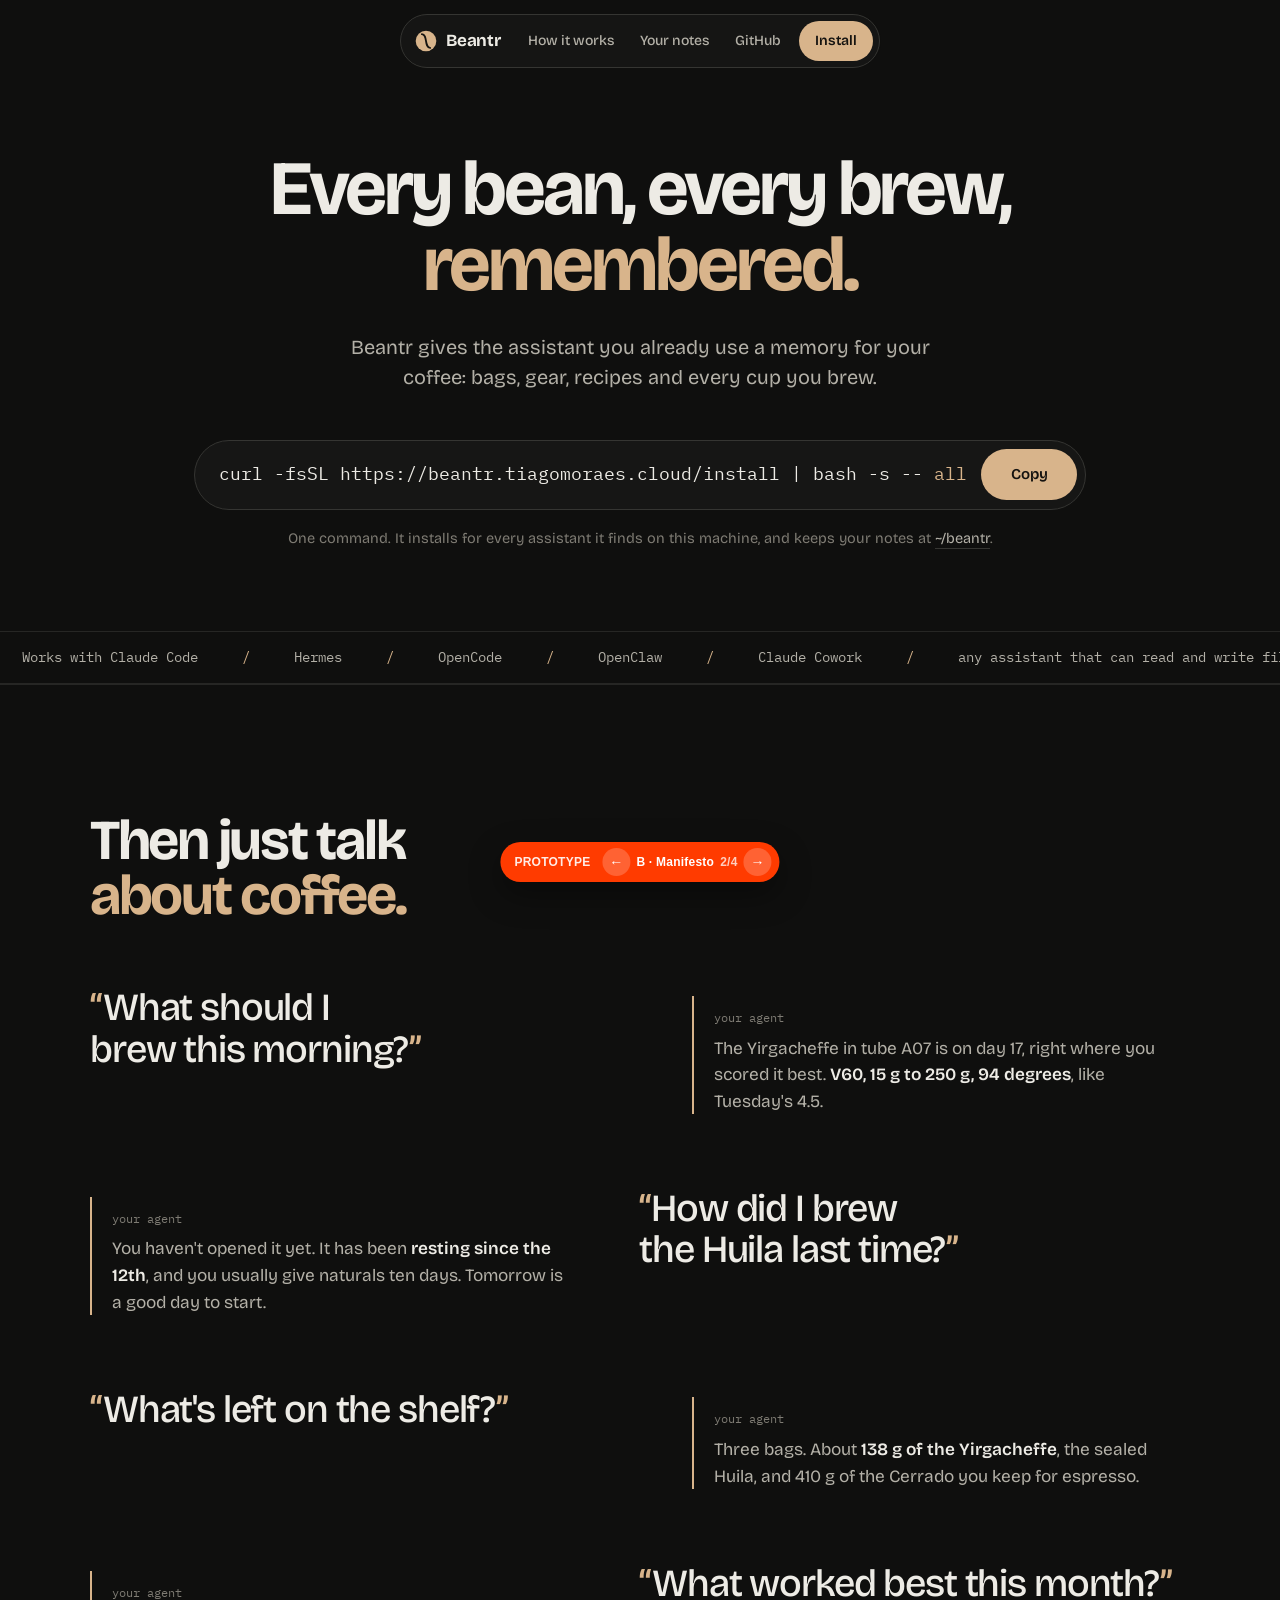
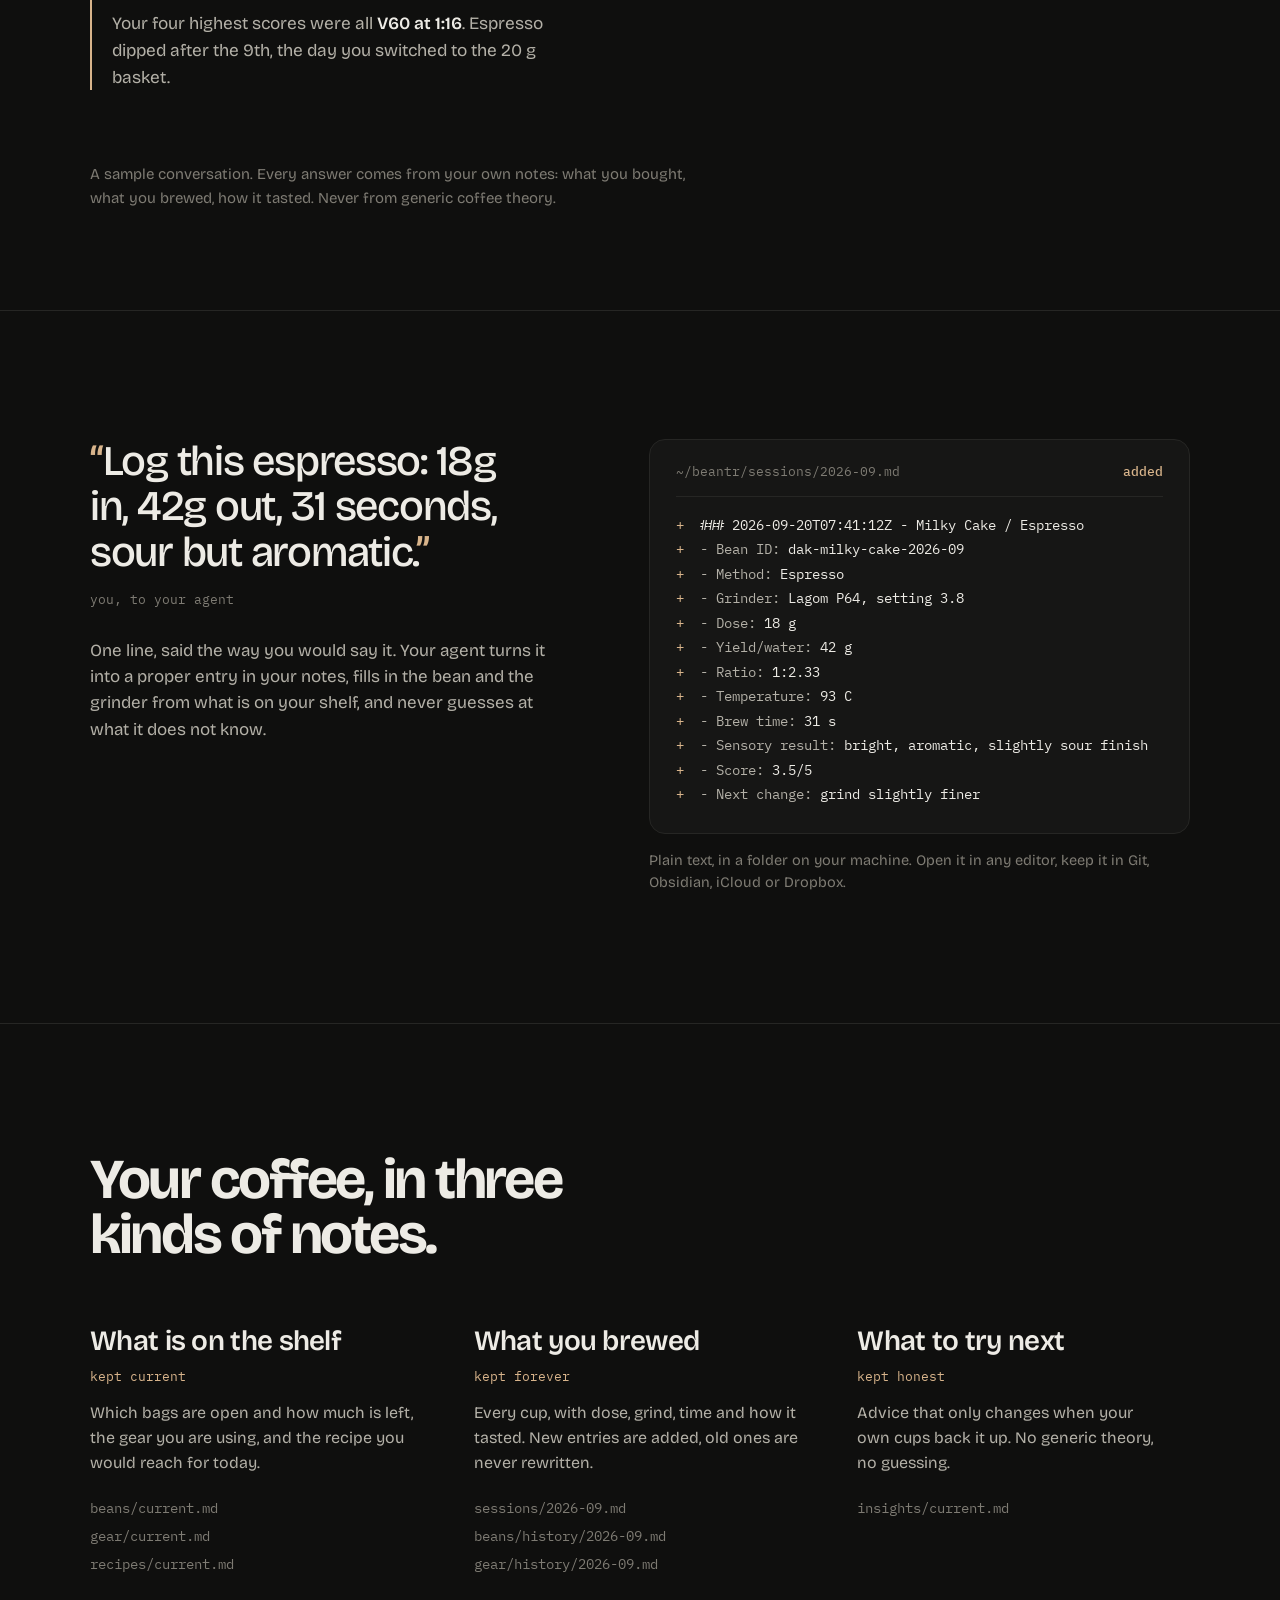
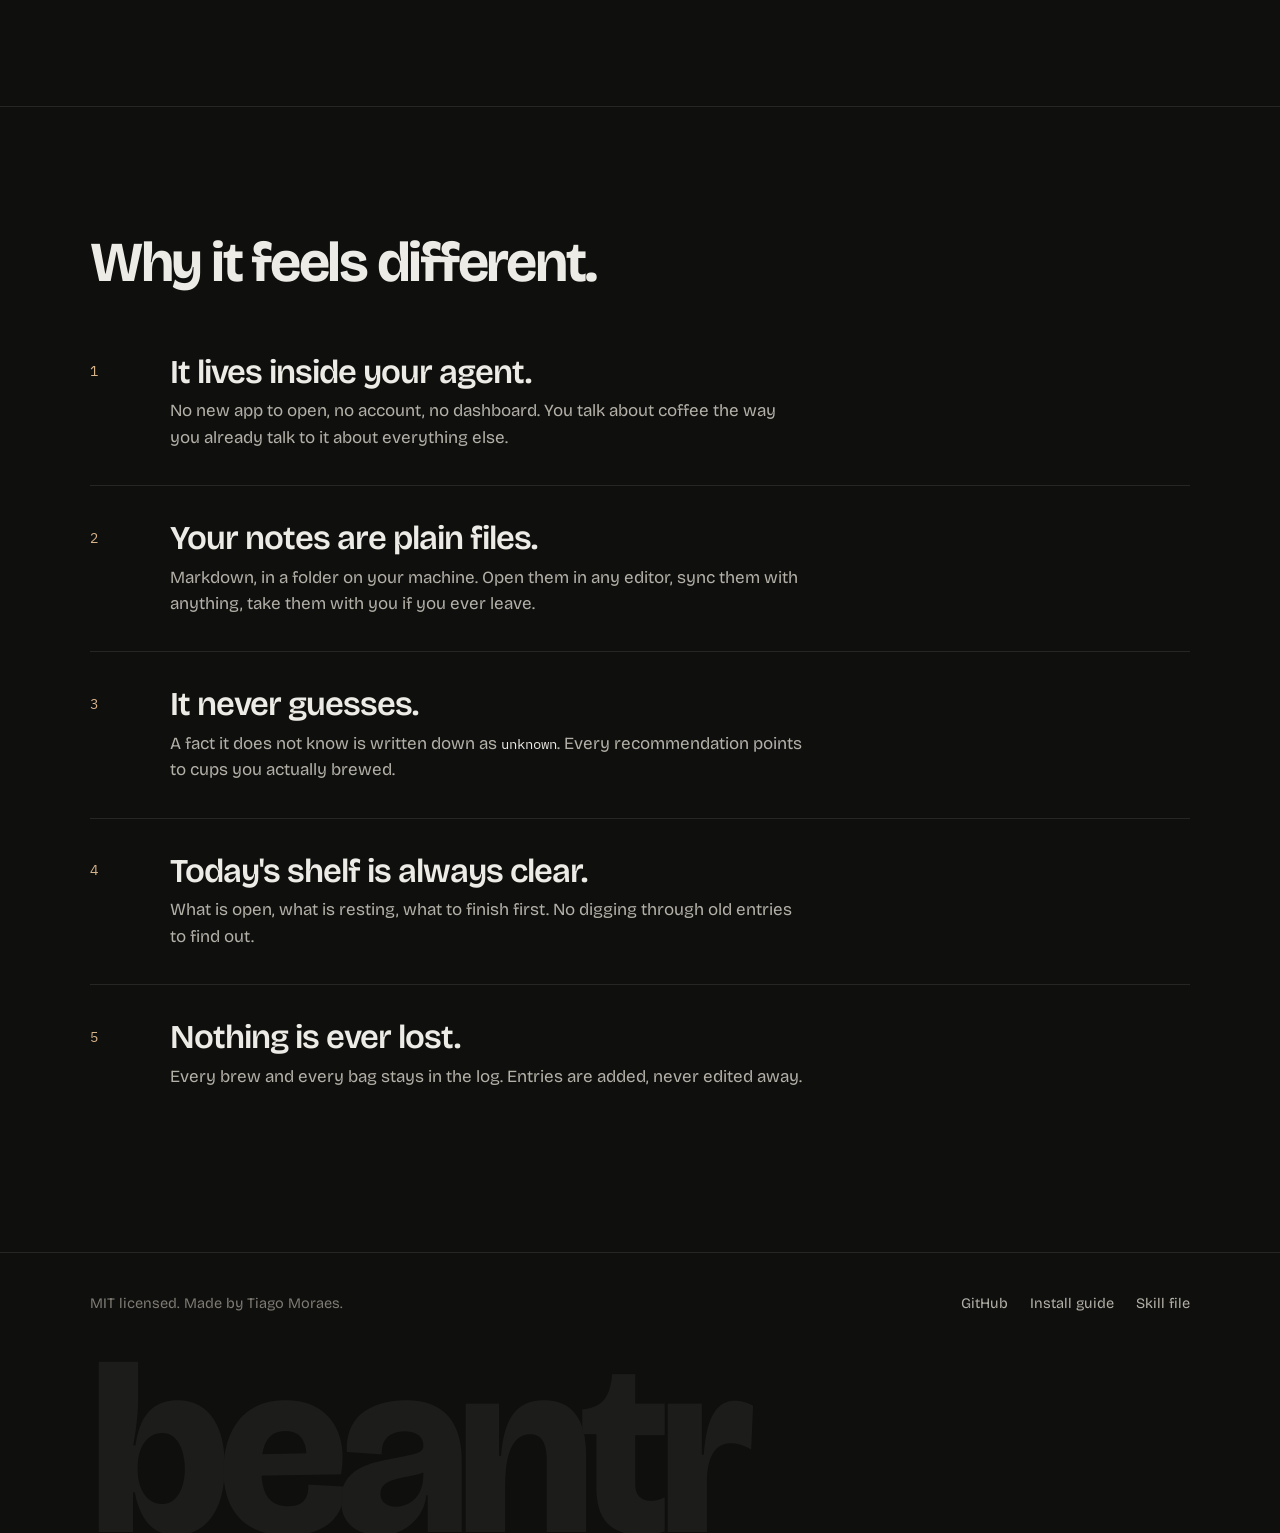
<file: site/prototype/b.html>
<!doctype html>
<html lang="en">
<head>
  <meta charset="utf-8">
  <meta name="viewport" content="width=device-width, initial-scale=1">
  <meta name="robots" content="noindex">
  <meta name="description" content="Beantr gives the AI assistant you already use a memory for your coffee: bags, gear, recipes and every cup you brew.">
  <title>Beantr prototype B: Manifesto</title>
  <!-- PROTOTYPE B, second pass. "Manifesto": one dark page, black and tan,
       Bricolage Grotesque set very large and centered, the install command is the
       hero object. This pass rewrites the copy to be coffee-first and plain, adds
       a "just talk about coffee" use-case section, and layers in motion:
       word-mask hero, typed command, blur reveals, drawn rules on answers,
       magnetic Copy, scroll-driven footer wordmark. Throwaway; see README.md. -->
  <link rel="icon" href="data:image/svg+xml,%3Csvg xmlns='http://www.w3.org/2000/svg' viewBox='0 0 32 32'%3E%3Ccircle cx='16' cy='16' r='15' fill='%23D8B48B'/%3E%3Cpath d='M10 6c9 0 3 20 12 20' stroke='%230F0F0E' stroke-width='2.6' stroke-linecap='round' fill='none'/%3E%3C/svg%3E">
  <link rel="preconnect" href="https://fonts.googleapis.com">
  <link rel="preconnect" href="https://fonts.gstatic.com" crossorigin>
  <link href="https://fonts.googleapis.com/css2?family=Bricolage+Grotesque:opsz,wdth,wght@12..96,75..100,300..800&family=IBM+Plex+Mono:wght@400;500&display=swap" rel="stylesheet">
  <script>
    try {
      if ('IntersectionObserver' in window && !matchMedia('(prefers-reduced-motion: reduce)').matches) {
        document.documentElement.classList.add('js');
      }
    } catch (e) {}
  </script>
  <style>
    :root {
      color-scheme: dark;
      --bg: #0F0F0E;
      --bg-2: #161615;
      --bg-3: #1C1C1A;
      --ink: #EDEBE5;
      --ink-2: #B3B0A7;
      --mute: #7E7B73;
      --line: #262624;
      --line-2: #353532;
      --accent: #D8B48B;
      --accent-2: #E7CBA8;
      --on-accent: #151310;
      --sans: 'Bricolage Grotesque', ui-sans-serif, system-ui, -apple-system, sans-serif;
      --mono: 'IBM Plex Mono', ui-monospace, SFMono-Regular, Menlo, monospace;
      --ease: cubic-bezier(.16, 1, .3, 1);
      --wrap: 1180px;
      --r: 16px;
    }
    *, *::before, *::after { box-sizing: border-box; }
    html { scroll-behavior: smooth; -webkit-text-size-adjust: 100%; }
    body {
      margin: 0; background: var(--bg); color: var(--ink);
      font-family: var(--sans); font-size: 17px; line-height: 1.55; font-optical-sizing: auto;
      -webkit-font-smoothing: antialiased; text-rendering: optimizeLegibility;
    }
    h1, h2, h3, p, pre, ul, ol { margin: 0; }
    a { color: inherit; }
    button { font: inherit; color: inherit; }
    code, pre { font-family: var(--mono); }
    :focus-visible { outline: 2px solid var(--accent); outline-offset: 3px; }
    ::selection { background: var(--accent); color: var(--on-accent); }

    .wrap { max-width: var(--wrap); margin-inline: auto; padding-inline: clamp(20px, 4vw, 40px); }

    /* floating nav */
    .navbar { position: sticky; top: 14px; z-index: 20; display: flex; justify-content: center; padding-inline: 16px; pointer-events: none; }
    .pill {
      pointer-events: auto; display: flex; align-items: center; gap: 6px;
      padding: 6px 6px 6px 14px; background: rgba(22, 22, 21, .92); border: 1px solid var(--line-2); border-radius: 999px;
      backdrop-filter: blur(10px); -webkit-backdrop-filter: blur(10px);
      box-shadow: 0 20px 50px -30px rgba(0, 0, 0, .9);
    }
    .brand { display: inline-flex; align-items: center; gap: 9px; text-decoration: none; font-weight: 700; font-size: 17px; letter-spacing: -.02em; padding-right: 10px; }
    .brand svg { width: 22px; height: 22px; display: block; transition: transform .6s var(--ease); }
    .brand:hover svg { transform: rotate(180deg); }
    .pill nav { display: flex; align-items: center; gap: 2px; }
    .pill nav a { text-decoration: none; color: var(--ink-2); font-size: 14px; font-weight: 500; padding: 8px 12px; border-radius: 999px; transition: color .2s var(--ease), background .2s var(--ease); }
    .pill nav a:hover { color: var(--ink); background: var(--bg-3); }
    .pill .go { text-decoration: none; background: var(--accent); color: var(--on-accent); font-weight: 600; font-size: 14px; padding: 9px 16px; border-radius: 999px; transition: background .2s var(--ease), transform .15s var(--ease); }
    .pill .go:hover { background: var(--accent-2); }
    .pill .go:active { transform: scale(.97); }

    /* hero */
    .hero { text-align: center; padding-block: clamp(56px, 11vh, 108px) clamp(64px, 9vh, 96px); }
    h1 {
      font-size: clamp(38px, 6vw, 88px); font-weight: 700; line-height: .96; letter-spacing: -.04em;
      font-variation-settings: "wdth" 100; margin-inline: auto; max-width: 100%;
    }
    h1 .l { display: block; overflow: hidden; padding-bottom: .08em; margin-bottom: -.04em; }
    h1 .w { display: inline-block; }
    h1 em { font-style: normal; color: var(--accent); }
    .lede { margin: 26px auto 0; font-size: clamp(17px, 1.6vw, 20px); line-height: 1.5; color: var(--ink-2); max-width: 46ch; text-wrap: pretty; }

    .cmd {
      display: inline-grid; grid-template-columns: minmax(0, 1fr) auto; align-items: center; gap: 14px;
      margin-top: clamp(32px, 4vw, 48px); max-width: 100%;
      padding: 8px 8px 8px 24px; background: var(--bg-2); border: 1px solid var(--line-2); border-radius: 999px; text-align: left;
      transition: border-color .4s var(--ease), box-shadow .4s var(--ease);
    }
    .cmd:hover { border-color: var(--line-2); box-shadow: 0 0 0 1px var(--line-2); }
    .cmd.is-copied { border-color: var(--accent); }
    .cmd code { position: relative; font-size: clamp(14px, 1.4vw, 18.5px); line-height: 1.5; color: var(--ink); overflow-wrap: anywhere; }
    .cmd code .arg { color: var(--accent); }
    .copy {
      border: 0; cursor: pointer; border-radius: 999px; padding: 14px 22px;
      background: var(--accent); color: var(--on-accent); font-weight: 600; font-size: 15px;
      transition: background .2s var(--ease), transform .25s var(--ease); min-width: 96px; will-change: transform;
    }
    .copy:hover { background: var(--accent-2); }
    .copy:active { transform: scale(.96) !important; }
    .copy.is-copied { background: var(--ink); color: var(--bg); }
    .hero .alt { margin-top: 18px; font-size: 14.5px; color: var(--mute); }
    .hero .alt a { color: var(--ink-2); text-decoration: none; border-bottom: 1px solid var(--line-2); padding-bottom: 1px; transition: border-color .2s var(--ease), color .2s var(--ease); }
    .hero .alt a:hover { color: var(--ink); border-color: var(--accent); }

    /* hero motion: words rise out of a mask, the command types itself once */
    @media (prefers-reduced-motion: no-preference) {
      .js h1 .w { transform: translateY(115%); animation: rise .9s var(--ease) forwards; animation-delay: calc(.08s + var(--i) * 55ms); }
      .js .lede, .js .cmd, .js .hero .alt { opacity: 0; transform: translateY(12px); animation: up .8s var(--ease) forwards; }
      .js .lede { animation-delay: .55s; }
      .js .cmd { animation-delay: .7s; }
      .js .hero .alt { animation-delay: 1.9s; }
      @keyframes rise { to { transform: none; } }
      @keyframes up { to { opacity: 1; transform: none; } }
      @media (min-width: 720px) {
        .js .cmd code { clip-path: inset(0 100% 0 0); animation: type 1.3s steps(64, end) 1s forwards; }
        .js .cmd code::after {
          content: ''; position: absolute; top: .1em; bottom: .1em; left: 100%; width: 2px; margin-left: 2px; background: var(--accent);
          opacity: 0; animation: caret .9s steps(2, end) 1s 3;
        }
        @keyframes type { to { clip-path: inset(0 -4px 0 0); } }
        @keyframes caret { 0%, 100% { opacity: 0; } 50% { opacity: 1; } }
      }
    }

    /* marquee */
    .marquee { border-top: 1px solid var(--line); border-bottom: 1px solid var(--line); overflow: hidden; padding-block: 15px; }
    .marquee__track { display: flex; width: max-content; }
    .marquee__track span { font-family: var(--mono); font-size: 13.5px; color: var(--ink-2); padding-inline: 22px; white-space: nowrap; }
    .marquee__track span::after { content: '/'; color: var(--accent); margin-left: 44px; }
    @media (prefers-reduced-motion: no-preference) {
      .marquee__track { animation: slide 38s linear infinite; }
      .marquee:hover .marquee__track { animation-play-state: paused; }
      @keyframes slide { to { transform: translateX(-50%); } }
    }

    /* sections */
    .section { border-top: 1px solid var(--line); }
    .section .wrap { padding-block: clamp(72px, 10vw, 130px); }
    h2 { font-size: clamp(34px, 4.4vw, 64px); font-weight: 700; line-height: .98; letter-spacing: -.04em; text-wrap: balance; max-width: 18ch; margin-bottom: clamp(36px, 5vw, 64px); }
    h2 em { font-style: normal; color: var(--accent); }

    /* talk: questions and answers */
    .talk .wrap { padding-bottom: clamp(56px, 8vw, 100px); }
    .qa-list { display: grid; gap: clamp(40px, 6vw, 72px); }
    .qa { display: grid; grid-template-columns: minmax(0, 1.05fr) minmax(0, .95fr); gap: clamp(20px, 4vw, 64px); align-items: start; }
    .qa:nth-child(even) { grid-template-columns: minmax(0, .95fr) minmax(0, 1.05fr); }
    .qa:nth-child(even) .q { grid-column: 2; grid-row: 1; }
    .qa:nth-child(even) .a { grid-column: 1; grid-row: 1; }
    .q { font-size: clamp(26px, 3vw, 42px); font-weight: 500; line-height: 1.08; letter-spacing: -.03em; text-wrap: balance; }
    .q::before { content: '\201C'; color: var(--accent); }
    .q::after { content: '\201D'; color: var(--accent); }
    .a { position: relative; padding-left: 22px; font-size: clamp(16px, 1.35vw, 18px); line-height: 1.55; color: var(--ink-2); max-width: 44ch; padding-top: .45em; }
    .a::before { content: ''; position: absolute; left: 0; top: .5em; bottom: .1em; width: 2px; background: var(--accent); transform-origin: top; }
    .a b { color: var(--ink); font-weight: 600; }
    .a .who { display: block; margin-bottom: 8px; font-family: var(--mono); font-size: 12px; color: var(--mute); }
    .talk__note { margin-top: clamp(40px, 6vw, 72px); font-size: 15px; color: var(--mute); max-width: 60ch; text-wrap: pretty; }
    .js .a::before { transform: scaleY(0); transition: transform .8s var(--ease) .15s; }
    .js .a > * { opacity: 0; transform: translateY(8px); transition: opacity .7s var(--ease) .3s, transform .7s var(--ease) .3s; }
    .js .qa.in .a::before { transform: none; }
    .js .qa.in .a > * { opacity: 1; transform: none; }

    /* story: one line becomes a proper entry */
    .story .wrap { display: grid; grid-template-columns: minmax(0, 1fr) minmax(0, 1.12fr); gap: clamp(40px, 6vw, 96px); align-items: start; }
    .story__left { position: sticky; top: 96px; }
    .quote { font-size: clamp(28px, 3.3vw, 46px); font-weight: 500; line-height: 1.08; letter-spacing: -.03em; text-wrap: balance; margin-bottom: 0; max-width: none; }
    .quote::before { content: '\201C'; color: var(--accent); }
    .quote::after { content: '\201D'; color: var(--accent); }
    .who { margin-top: 14px; font-family: var(--mono); font-size: 13px; color: var(--mute); }
    .story__left p.body { margin-top: 28px; font-size: 17px; color: var(--ink-2); max-width: 44ch; text-wrap: pretty; }
    .file { background: var(--bg-2); border: 1px solid var(--line); border-radius: var(--r); padding: 22px 26px 26px; }
    .file__path { display: flex; justify-content: space-between; gap: 12px; flex-wrap: wrap; font-family: var(--mono); font-size: 13px; color: var(--mute); padding-bottom: 14px; border-bottom: 1px solid var(--line); margin-bottom: 16px; }
    .file__path b { color: var(--accent); font-weight: 500; }
    .md { font-size: 14px; line-height: 1.75; color: var(--ink); white-space: pre-wrap; overflow-wrap: anywhere; }
    .md .ln { display: block; padding-left: 1.7em; text-indent: -1.7em; }
    .md .ln::before { content: '+'; color: var(--accent); display: inline-block; width: 1.7em; text-indent: 0; }
    .md .ln .k { color: var(--ink-2); }
    .js .file .ln { opacity: 0; transform: translateY(6px); transition: opacity .6s var(--ease), transform .6s var(--ease); transition-delay: calc(var(--i) * 70ms); }
    .js .file.in .ln { opacity: 1; transform: none; }
    .file__note { margin-top: 16px; font-size: 14.5px; color: var(--mute); }

    .groups { display: grid; grid-template-columns: repeat(3, minmax(0, 1fr)); gap: clamp(28px, 4vw, 56px); }
    .g h3 { font-size: clamp(22px, 2.2vw, 28px); font-weight: 600; letter-spacing: -.025em; line-height: 1.1; }
    .g .k { margin-top: 10px; font-family: var(--mono); font-size: 13px; color: var(--accent); }
    .g p { margin-top: 14px; font-size: 16px; color: var(--ink-2); text-wrap: pretty; }
    .g ul { margin-top: 18px; padding: 0; list-style: none; font-family: var(--mono); font-size: 14px; line-height: 2; color: var(--mute); }

    .rules { list-style: none; padding: 0; display: grid; }
    .rules li { display: grid; grid-template-columns: 64px minmax(0, 1fr); gap: 16px; padding-block: clamp(22px, 3vw, 34px); border-top: 1px solid var(--line); }
    .rules li:first-child { border-top: 0; padding-top: 0; }
    .rules .n { font-family: var(--mono); font-size: 14px; color: var(--accent); padding-top: .55em; }
    .rules h3 { font-size: clamp(24px, 2.6vw, 34px); font-weight: 600; letter-spacing: -.03em; line-height: 1.1; }
    .rules p { margin-top: 8px; font-size: 17px; color: var(--ink-2); max-width: 58ch; text-wrap: pretty; }
    .rules code { font-size: 14px; color: var(--ink); }

    /* footer */
    .foot { border-top: 1px solid var(--line); overflow: hidden; }
    .foot .wrap { padding-block: 40px 0; }
    .foot .row { display: flex; flex-wrap: wrap; justify-content: space-between; gap: 14px 24px; font-size: 14.5px; color: var(--mute); }
    .foot .row nav { display: flex; gap: 22px; flex-wrap: wrap; }
    .foot .row a { color: var(--ink-2); text-decoration: none; }
    .foot .row a:hover { color: var(--ink); }
    .foot .big { display: block; margin-top: 28px; font-size: clamp(88px, 19vw, 260px); font-weight: 800; letter-spacing: -.05em; line-height: .78; color: var(--bg-3); user-select: none; transform: translateY(.06em); }
    @media (prefers-reduced-motion: no-preference) {
      @supports (animation-timeline: view()) {
        .foot .big { animation: lift linear both; animation-timeline: view(); animation-range: entry 0% entry 100%; }
        @keyframes lift { from { transform: translateY(.5em); opacity: .2; } to { transform: translateY(.06em); opacity: 1; } }
      }
    }

    /* reveals: soft blur-to-sharp for headings, plain fade-up for blocks */
    .js .reveal { opacity: 0; transform: translateY(16px); transition: opacity .8s var(--ease), transform .8s var(--ease); }
    .js .reveal--blur { filter: blur(10px); transition: opacity .9s var(--ease), transform .9s var(--ease), filter .9s var(--ease); }
    .js .reveal.in { opacity: 1; transform: none; filter: none; }
    @media (prefers-reduced-motion: reduce) { .js .reveal, .js .file .ln, .js .a > *, .js .a::before { opacity: 1; transform: none; transition: none; filter: none; } }

    @media (max-width: 900px) {
      .qa, .qa:nth-child(even) { grid-template-columns: 1fr; gap: 18px; }
      .qa:nth-child(even) .q, .qa:nth-child(even) .a { grid-column: 1; grid-row: auto; }
      .story .wrap { grid-template-columns: 1fr; gap: 36px; }
      .story__left { position: static; }
      .groups { grid-template-columns: 1fr; }
      .pill nav .hide-sm { display: none; }
      .rules li { grid-template-columns: 40px minmax(0, 1fr); }
    }
    @media (max-width: 560px) {
      .cmd { display: grid; width: 100%; grid-template-columns: 1fr; border-radius: 22px; padding: 14px; gap: 12px; }
      .cmd .copy { justify-self: stretch; }
      .pill nav { display: none; }
    }
  </style>
</head>
<body data-variant="b">
  <div class="navbar">
    <div class="pill">
      <a class="brand" href="#top" aria-label="Beantr home">
        <svg viewBox="0 0 32 32" aria-hidden="true"><circle cx="16" cy="16" r="15" fill="var(--accent)"/><path d="M10 6c9 0 3 20 12 20" stroke="var(--on-accent)" stroke-width="2.6" stroke-linecap="round" fill="none"/></svg>
        Beantr
      </a>
      <nav aria-label="Main">
        <a class="hide-sm" href="#talk">How it works</a>
        <a class="hide-sm" href="#ledger">Your notes</a>
        <a href="https://github.com/tiagomoraes/beantr">GitHub</a>
      </nav>
      <a class="go" href="#top">Install</a>
    </div>
  </div>

  <main id="top">
    <section class="hero">
      <div class="wrap">
        <h1 aria-label="Every bean, every brew, remembered.">
          <span class="l" aria-hidden="true"><span class="w" style="--i:0">Every</span> <span class="w" style="--i:1">bean,</span> <span class="w" style="--i:2">every</span> <span class="w" style="--i:3">brew,</span></span>
          <span class="l" aria-hidden="true"><span class="w" style="--i:4"><em>remembered.</em></span></span>
        </h1>
        <p class="lede">Beantr gives the assistant you already use a memory for your coffee: bags, gear, recipes and every cup you brew.</p>
        <div class="cmd" id="cmd-box">
          <code id="cmd">curl -fsSL https://beantr.tiagomoraes.cloud/<wbr>install | bash -s -- <span class="arg">all</span></code>
          <button type="button" class="copy" id="copy-main" data-copy="#cmd">Copy</button>
        </div>
        <p class="alt">One command. It installs for every assistant it finds on this machine, and keeps your notes at <a href="https://github.com/tiagomoraes/beantr/blob/develop/docs/LEDGER.md">~/beantr</a>.</p>
      </div>
    </section>

    <div class="marquee" aria-label="Works with">
      <div class="marquee__track">
        <span>Works with Claude Code</span><span>Hermes</span><span>OpenCode</span><span>OpenClaw</span><span>Claude Cowork</span><span>any assistant that can read and write files</span>
        <span aria-hidden="true">Works with Claude Code</span><span aria-hidden="true">Hermes</span><span aria-hidden="true">OpenCode</span><span aria-hidden="true">OpenClaw</span><span aria-hidden="true">Claude Cowork</span><span aria-hidden="true">any assistant that can read and write files</span>
      </div>
    </div>

    <section class="section talk" id="talk">
      <div class="wrap">
        <h2 class="reveal reveal--blur">Then just talk <em>about coffee.</em></h2>
        <div class="qa-list">
          <div class="qa reveal">
            <p class="q">What should I brew this morning?</p>
            <p class="a"><span class="who">your agent</span>The Yirgacheffe in tube A07 is on day 17, right where you scored it best. <b>V60, 15 g to 250 g, 94 degrees</b>, like Tuesday's 4.5.</p>
          </div>
          <div class="qa reveal">
            <p class="q">How did I brew the Huila last time?</p>
            <p class="a"><span class="who">your agent</span>You haven't opened it yet. It has been <b>resting since the 12th</b>, and you usually give naturals ten days. Tomorrow is a good day to start.</p>
          </div>
          <div class="qa reveal">
            <p class="q">What's left on the shelf?</p>
            <p class="a"><span class="who">your agent</span>Three bags. About <b>138 g of the Yirgacheffe</b>, the sealed Huila, and 410 g of the Cerrado you keep for espresso.</p>
          </div>
          <div class="qa reveal">
            <p class="q">What worked best this month?</p>
            <p class="a"><span class="who">your agent</span>Your four highest scores were all <b>V60 at 1:16</b>. Espresso dipped after the 9th, the day you switched to the 20 g basket.</p>
          </div>
        </div>
        <p class="talk__note reveal">A sample conversation. Every answer comes from your own notes: what you bought, what you brewed, how it tasted. Never from generic coffee theory.</p>
      </div>
    </section>

    <section class="section story" id="story">
      <div class="wrap">
        <div class="story__left reveal reveal--blur">
          <h2 class="quote">Log this espresso: 18g in, 42g out, 31 seconds, sour but aromatic.</h2>
          <p class="who">you, to your agent</p>
          <p class="body">One line, said the way you would say it. Your agent turns it into a proper entry in your notes, fills in the bean and the grinder from what is on your shelf, and never guesses at what it does not know.</p>
        </div>
        <div>
          <div class="file reveal">
            <div class="file__path"><span>~/beantr/sessions/2026-09.md</span><b>added</b></div>
<pre class="md" aria-label="Lines added to the brew log"><span class="ln" style="--i:0">### 2026-09-20T07:41:12Z - Milky Cake / Espresso</span><span class="ln" style="--i:1"><span class="k">- Bean ID:</span> dak-milky-cake-2026-09</span><span class="ln" style="--i:2"><span class="k">- Method:</span> Espresso</span><span class="ln" style="--i:3"><span class="k">- Grinder:</span> Lagom P64, setting 3.8</span><span class="ln" style="--i:4"><span class="k">- Dose:</span> 18 g</span><span class="ln" style="--i:5"><span class="k">- Yield/water:</span> 42 g</span><span class="ln" style="--i:6"><span class="k">- Ratio:</span> 1:2.33</span><span class="ln" style="--i:7"><span class="k">- Temperature:</span> 93 C</span><span class="ln" style="--i:8"><span class="k">- Brew time:</span> 31 s</span><span class="ln" style="--i:9"><span class="k">- Sensory result:</span> bright, aromatic, slightly sour finish</span><span class="ln" style="--i:10"><span class="k">- Score:</span> 3.5/5</span><span class="ln" style="--i:11"><span class="k">- Next change:</span> grind slightly finer</span></pre>
          </div>
          <p class="file__note reveal">Plain text, in a folder on your machine. Open it in any editor, keep it in Git, Obsidian, iCloud or Dropbox.</p>
        </div>
      </div>
    </section>

    <section class="section" id="ledger">
      <div class="wrap">
        <h2 class="reveal reveal--blur">Your coffee, in three kinds of notes.</h2>
        <div class="groups">
          <div class="g reveal">
            <h3>What is on the shelf</h3>
            <p class="k">kept current</p>
            <p>Which bags are open and how much is left, the gear you are using, and the recipe you would reach for today.</p>
            <ul><li>beans/current.md</li><li>gear/current.md</li><li>recipes/current.md</li></ul>
          </div>
          <div class="g reveal">
            <h3>What you brewed</h3>
            <p class="k">kept forever</p>
            <p>Every cup, with dose, grind, time and how it tasted. New entries are added, old ones are never rewritten.</p>
            <ul><li>sessions/2026-09.md</li><li>beans/history/2026-09.md</li><li>gear/history/2026-09.md</li></ul>
          </div>
          <div class="g reveal">
            <h3>What to try next</h3>
            <p class="k">kept honest</p>
            <p>Advice that only changes when your own cups back it up. No generic theory, no guessing.</p>
            <ul><li>insights/current.md</li></ul>
          </div>
        </div>
      </div>
    </section>

    <section class="section" id="why">
      <div class="wrap">
        <h2 class="reveal reveal--blur">Why it feels different.</h2>
        <ol class="rules">
          <li class="reveal"><span class="n">1</span><div><h3>It lives inside your agent.</h3><p>No new app to open, no account, no dashboard. You talk about coffee the way you already talk to it about everything else.</p></div></li>
          <li class="reveal"><span class="n">2</span><div><h3>Your notes are plain files.</h3><p>Markdown, in a folder on your machine. Open them in any editor, sync them with anything, take them with you if you ever leave.</p></div></li>
          <li class="reveal"><span class="n">3</span><div><h3>It never guesses.</h3><p>A fact it does not know is written down as <code>unknown</code>. Every recommendation points to cups you actually brewed.</p></div></li>
          <li class="reveal"><span class="n">4</span><div><h3>Today's shelf is always clear.</h3><p>What is open, what is resting, what to finish first. No digging through old entries to find out.</p></div></li>
          <li class="reveal"><span class="n">5</span><div><h3>Nothing is ever lost.</h3><p>Every brew and every bag stays in the log. Entries are added, never edited away.</p></div></li>
        </ol>
      </div>
    </section>
  </main>

  <footer class="foot">
    <div class="wrap">
      <div class="row">
        <span>MIT licensed. Made by Tiago Moraes.</span>
        <nav aria-label="Footer">
          <a href="https://github.com/tiagomoraes/beantr">GitHub</a>
          <a href="https://github.com/tiagomoraes/beantr/blob/develop/docs/INSTALL.md">Install guide</a>
          <a href="https://github.com/tiagomoraes/beantr/blob/develop/skills/beantr/SKILL.md">Skill file</a>
        </nav>
      </div>
      <span class="big" aria-hidden="true">beantr</span>
    </div>
  </footer>

  <script>
    (function () {
      function copyText(t) {
        if (navigator.clipboard && navigator.clipboard.writeText) return navigator.clipboard.writeText(t);
        return new Promise(function (res, rej) {
          try { var ta = document.createElement('textarea'); ta.value = t; ta.style.position = 'fixed'; ta.style.opacity = '0'; document.body.appendChild(ta); ta.select(); document.execCommand('copy'); document.body.removeChild(ta); res(); } catch (e) { rej(e); }
        });
      }
      document.querySelectorAll('[data-copy]').forEach(function (btn) {
        var orig = btn.textContent;
        btn.addEventListener('click', function () {
          var src = btn.getAttribute('data-copy');
          var text = src.charAt(0) === '#' ? document.querySelector(src).textContent : src;
          copyText(text).then(function () {
            btn.classList.add('is-copied'); btn.textContent = 'Copied';
            var box = btn.closest('.cmd'); if (box) box.classList.add('is-copied');
            clearTimeout(btn._t); btn._t = setTimeout(function () { btn.classList.remove('is-copied'); btn.textContent = orig; if (box) box.classList.remove('is-copied'); }, 1600);
          });
        });
      });

      var motion = document.documentElement.classList.contains('js');

      /* magnetic Copy: the button leans toward the pointer while it is near (feedback, hover devices only) */
      if (motion && matchMedia('(hover: hover)').matches) {
        var box = document.getElementById('cmd-box'), btn = document.getElementById('copy-main');
        if (box && btn) {
          box.addEventListener('pointermove', function (e) {
            var r = btn.getBoundingClientRect();
            var dx = e.clientX - (r.left + r.width / 2), dy = e.clientY - (r.top + r.height / 2);
            var d = Math.hypot(dx, dy), max = 140;
            if (d > max) { btn.style.transform = ''; return; }
            var k = (1 - d / max) * 0.18;
            btn.style.transform = 'translate(' + (dx * k).toFixed(1) + 'px,' + (dy * k).toFixed(1) + 'px)';
          });
          box.addEventListener('pointerleave', function () { btn.style.transform = ''; });
        }
      }

      if (motion) {
        var io = new IntersectionObserver(function (es) { es.forEach(function (e) { if (e.isIntersecting) { e.target.classList.add('in'); io.unobserve(e.target); } }); }, { rootMargin: '0px 0px -10% 0px', threshold: .05 });
        document.querySelectorAll('.reveal').forEach(function (el) { io.observe(el); });
        setTimeout(function () { document.querySelectorAll('.reveal').forEach(function (el) { el.classList.add('in'); }); }, 2600);
      }
    })();
  </script>
  <script src="switcher.js"></script>
</body>
</html>
</file>
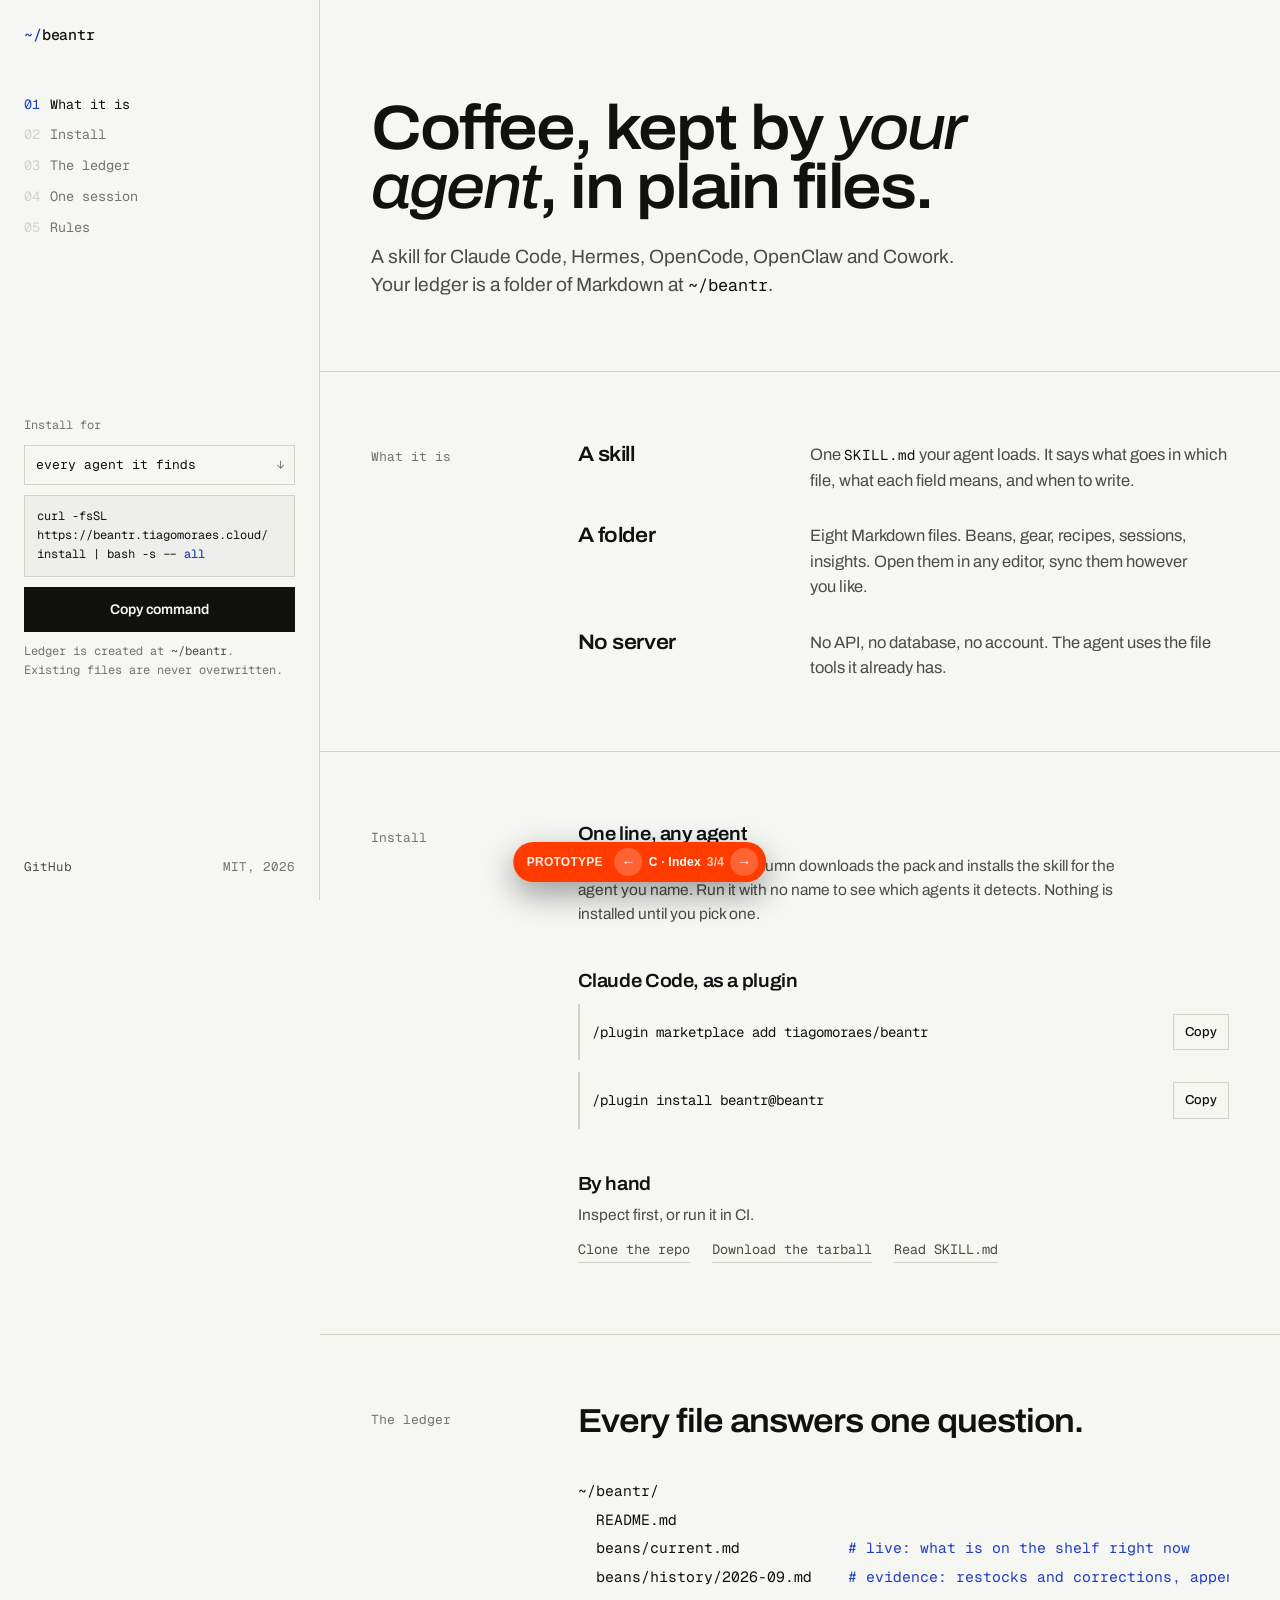
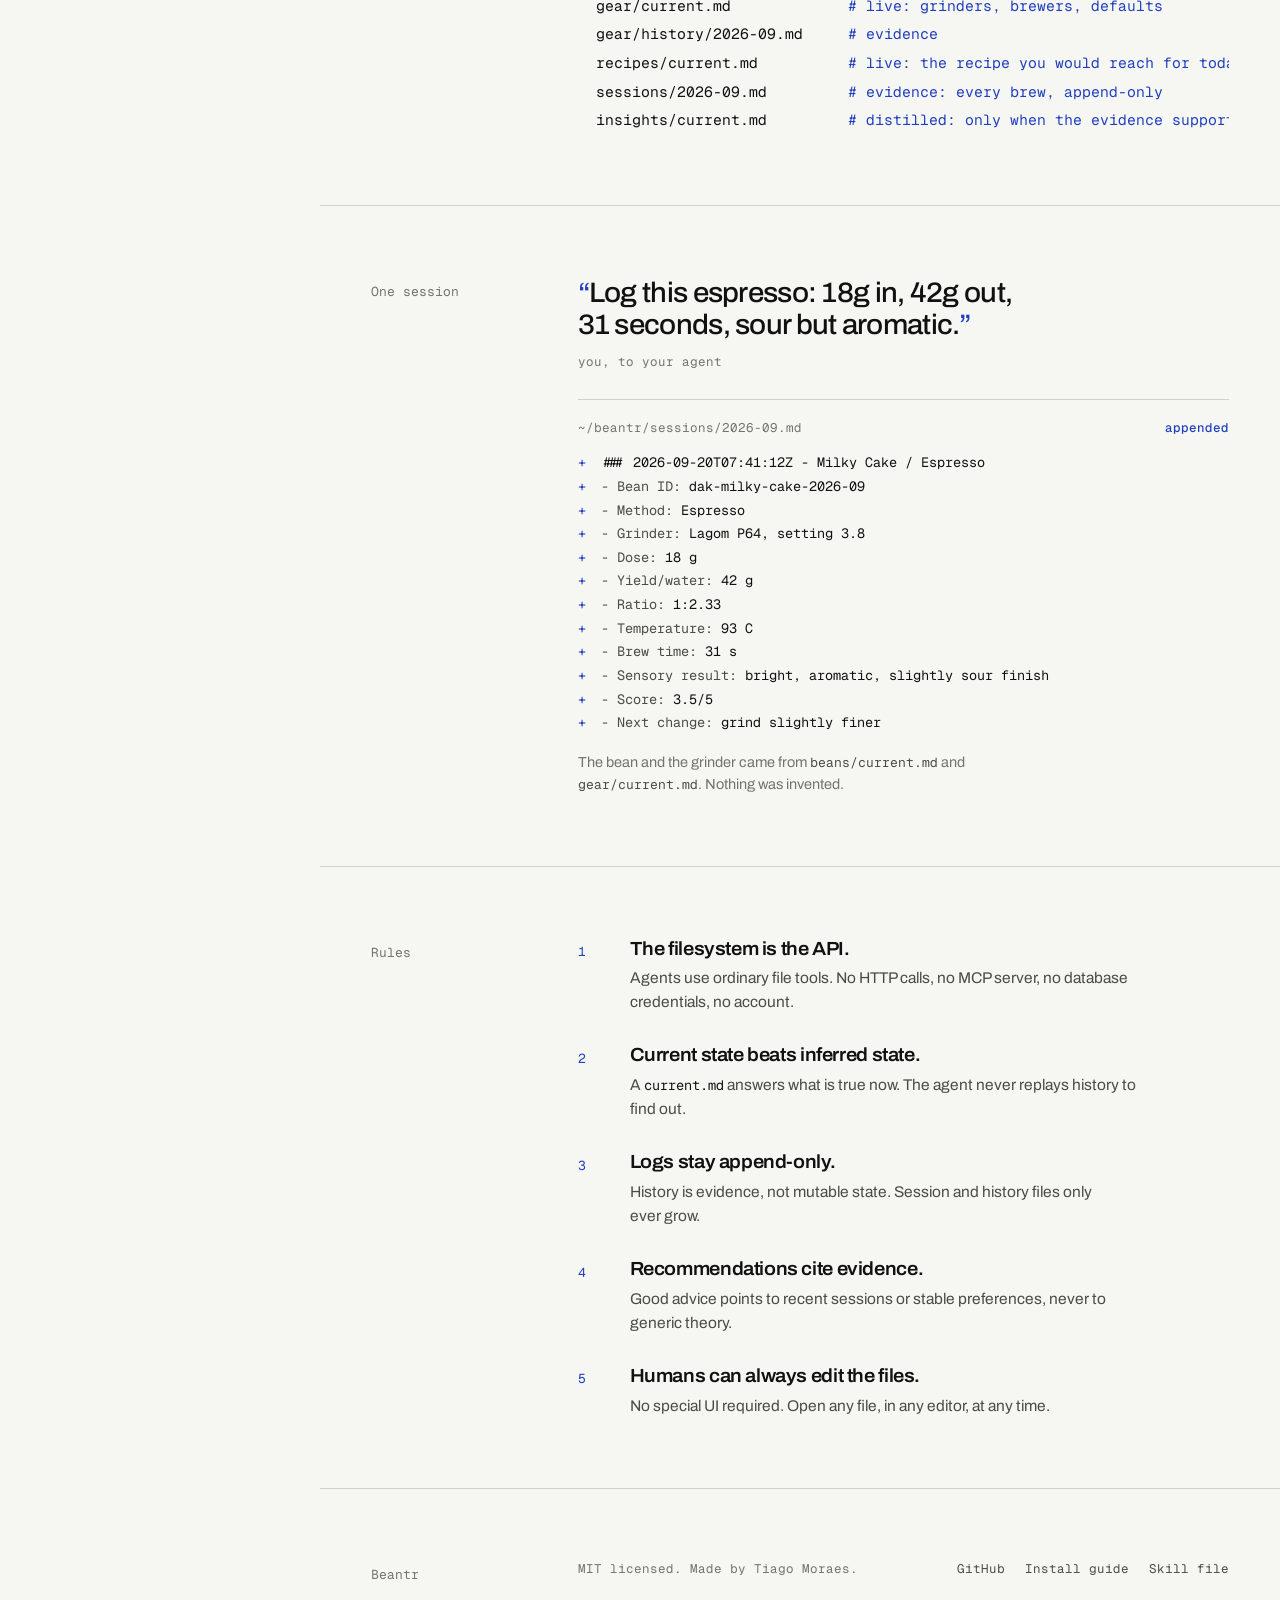
<file: site/prototype/c.html>
<!doctype html>
<html lang="en">
<head>
  <meta charset="utf-8">
  <meta name="viewport" content="width=device-width, initial-scale=1">
  <meta name="robots" content="noindex">
  <meta name="description" content="Beantr is a skill that teaches your AI agent to keep a coffee ledger in plain Markdown files.">
  <title>Beantr prototype C: Index</title>
  <!-- PROTOTYPE C. "Index": a two-column page with a sticky left index that holds
       the install command the whole way down. Archivo (wide) + Geist Mono, cobalt
       accent, sharp corners, hairlines that organize real content.
       Throwaway; see site/prototype/README.md. -->
  <link rel="icon" href="data:image/svg+xml,%3Csvg xmlns='http://www.w3.org/2000/svg' viewBox='0 0 32 32'%3E%3Crect width='32' height='32' fill='%231F3FBF'/%3E%3Ctext x='16' y='21' text-anchor='middle' font-family='monospace' font-size='15' fill='%23F6F6F3'%3E~/%3C/text%3E%3C/svg%3E">
  <link rel="preconnect" href="https://fonts.googleapis.com">
  <link rel="preconnect" href="https://fonts.gstatic.com" crossorigin>
  <link href="https://fonts.googleapis.com/css2?family=Archivo:ital,wdth,wght@0,62..125,300..800;1,62..125,300..800&family=Geist+Mono:wght@400;500&display=swap" rel="stylesheet">
  <script>
    try {
      if ('IntersectionObserver' in window && !matchMedia('(prefers-reduced-motion: reduce)').matches) {
        document.documentElement.classList.add('js');
      }
    } catch (e) {}
  </script>
  <style>
    :root {
      color-scheme: light dark;
      --bg: #F6F6F3;
      --bg-2: #EEEEEA;
      --ink: #111110;
      --ink-2: #4B4B47;
      --mute: #74746E;
      --line: #D2D2CB;
      --accent: #1F3FBF;
      --accent-2: #172F91;
      --on-accent: #F6F6F3;
      --sans: 'Archivo', ui-sans-serif, system-ui, -apple-system, sans-serif;
      --mono: 'Geist Mono', ui-monospace, SFMono-Regular, Menlo, monospace;
      --ease: cubic-bezier(.16, 1, .3, 1);
      --side: 320px;
    }
    @media (prefers-color-scheme: dark) {
      :root {
        --bg: #101010;
        --bg-2: #171716;
        --ink: #EDEDEA;
        --ink-2: #B4B4AE;
        --mute: #7F7F79;
        --line: #2A2A28;
        --accent: #8AA0FF;
        --accent-2: #A6B7FF;
        --on-accent: #0B1233;
      }
    }
    *, *::before, *::after { box-sizing: border-box; }
    html { scroll-behavior: smooth; -webkit-text-size-adjust: 100%; }
    body {
      margin: 0; background: var(--bg); color: var(--ink);
      font-family: var(--sans); font-size: 16.5px; line-height: 1.55;
      -webkit-font-smoothing: antialiased; text-rendering: optimizeLegibility;
    }
    h1, h2, h3, p, pre, ul, ol, dl, dd { margin: 0; }
    a { color: inherit; }
    button, select { font: inherit; color: inherit; }
    code, pre { font-family: var(--mono); }
    :focus-visible { outline: 2px solid var(--accent); outline-offset: 2px; }
    ::selection { background: var(--accent); color: var(--on-accent); }

    .page { display: grid; grid-template-columns: var(--side) minmax(0, 1fr); min-height: 100dvh; }

    /* sticky index */
    .side {
      position: sticky; top: 0; height: 100dvh; overflow: auto;
      display: flex; flex-direction: column; justify-content: space-between; gap: 32px;
      padding: 22px 24px 24px; border-right: 1px solid var(--line);
    }
    .brand { font-family: var(--mono); font-size: 15px; font-weight: 500; text-decoration: none; letter-spacing: -.01em; }
    .brand .tilde { color: var(--accent); }
    .index { margin-top: 44px; padding: 0; list-style: none; display: grid; gap: 6px; font-family: var(--mono); font-size: 13.5px; }
    .index a { text-decoration: none; color: var(--mute); display: inline-flex; gap: 10px; padding-block: 2px; transition: color .2s var(--ease); }
    .index a::before { content: attr(data-n); color: var(--line); transition: color .2s var(--ease); }
    .index a:hover { color: var(--ink); }
    .index a.is-active { color: var(--ink); }
    .index a.is-active::before { color: var(--accent); }

    .install { display: grid; gap: 10px; }
    .install .lbl { font-family: var(--mono); font-size: 12px; color: var(--mute); }
    .sel { position: relative; }
    .sel select {
      width: 100%; appearance: none; -webkit-appearance: none; background: transparent; border: 1px solid var(--line); border-radius: 0;
      padding: 9px 32px 9px 11px; font-family: var(--mono); font-size: 13px; color: var(--ink); cursor: pointer;
    }
    .sel::after { content: '\2193'; position: absolute; right: 11px; top: 50%; transform: translateY(-50%); font-family: var(--mono); font-size: 12px; color: var(--mute); pointer-events: none; }
    .cmd { border: 1px solid var(--line); padding: 11px 12px; font-family: var(--mono); font-size: 12px; line-height: 1.6; color: var(--ink); overflow-wrap: anywhere; background: var(--bg-2); }
    .cmd .arg { color: var(--accent); font-weight: 500; }
    .copy {
      border: 0; border-radius: 0; cursor: pointer; padding: 12px 14px; width: 100%;
      background: var(--ink); color: var(--bg); font-weight: 600; font-size: 14px; letter-spacing: -.005em;
      transition: background .2s var(--ease), transform .15s var(--ease);
    }
    .copy:hover { background: var(--accent); color: var(--on-accent); }
    .copy:active { transform: scale(.985); }
    .copy.is-copied { background: var(--accent); color: var(--on-accent); }
    .plugin { font-family: var(--mono); font-size: 12px; color: var(--mute); line-height: 1.6; }
    .plugin code { color: var(--ink-2); }
    .side .meta { display: flex; justify-content: space-between; gap: 12px; flex-wrap: wrap; font-family: var(--mono); font-size: 12.5px; color: var(--mute); }
    .side .meta a { color: var(--ink-2); text-decoration: none; }
    .side .meta a:hover { color: var(--ink); }

    /* rows */
    .main { min-width: 0; }
    .row {
      display: grid; grid-template-columns: 168px minmax(0, 1fr); gap: 24px clamp(24px, 3vw, 48px);
      padding: clamp(44px, 5.5vw, 72px) clamp(24px, 4vw, 60px);
      border-top: 1px solid var(--line);
    }
    .row > * { min-width: 0; }
    .row__label { font-family: var(--mono); font-size: 13px; color: var(--mute); padding-top: .4em; }
    .row--hero { grid-template-columns: 1fr; border-top: 0; padding-block: clamp(56px, 11vh, 120px) clamp(48px, 8vh, 96px); }
    h1 {
      font-size: clamp(38px, 4.9vw, 82px); font-weight: 600; line-height: .94; letter-spacing: -.035em;
      font-variation-settings: "wdth" 110; text-wrap: balance; max-width: 22ch;
    }
    h1 em { font-style: italic; font-weight: 500; }
    .lede { margin-top: 26px; font-size: clamp(17px, 1.5vw, 20px); line-height: 1.45; color: var(--ink-2); max-width: 54ch; text-wrap: pretty; }
    .lede code { font-size: .88em; color: var(--ink); }

    h2 { font-size: clamp(26px, 2.6vw, 40px); font-weight: 600; letter-spacing: -.03em; line-height: 1; font-variation-settings: "wdth" 108; text-wrap: balance; margin-bottom: clamp(24px, 3vw, 40px); }
    h3 { font-size: 19px; font-weight: 600; letter-spacing: -.02em; line-height: 1.2; font-variation-settings: "wdth" 105; }

    .defs { display: grid; grid-template-columns: 200px minmax(0, 1fr); row-gap: clamp(20px, 2.5vw, 30px); column-gap: 32px; }
    .defs dt { font-size: 21px; font-weight: 600; letter-spacing: -.02em; line-height: 1.2; font-variation-settings: "wdth" 108; }
    .defs dd { font-size: 16.5px; color: var(--ink-2); max-width: 58ch; text-wrap: pretty; }
    .defs dd code { font-size: .86em; color: var(--ink); }

    .blocks { display: grid; gap: clamp(28px, 3.5vw, 44px); }
    .block p { margin-top: 8px; font-size: 15.5px; color: var(--ink-2); max-width: 60ch; text-wrap: pretty; }
    .block p code { font-size: .88em; color: var(--ink); }
    .line { display: grid; grid-template-columns: minmax(0, 1fr) auto; gap: 12px; align-items: center; margin-top: 12px; padding: 10px 0 10px 12px; border-left: 2px solid var(--line); }
    .line code { font-family: var(--mono); font-size: 14px; color: var(--ink); overflow-wrap: anywhere; }
    .line .copy { width: auto; background: transparent; color: var(--ink); border: 1px solid var(--line); padding: 7px 11px; font-size: 13px; font-weight: 500; }
    .line .copy:hover { border-color: var(--ink); background: transparent; color: var(--ink); }
    .line .copy.is-copied { background: var(--ink); color: var(--bg); border-color: var(--ink); }
    .block .links { margin-top: 12px; display: flex; flex-wrap: wrap; gap: 8px 22px; font-family: var(--mono); font-size: 13.5px; }
    .block .links a { color: var(--ink-2); text-decoration: none; border-bottom: 1px solid var(--line); padding-bottom: 2px; transition: color .2s var(--ease), border-color .2s var(--ease); }
    .block .links a:hover { color: var(--ink); border-color: var(--accent); }

    .tree { font-size: clamp(13px, 1.15vw, 15.5px); line-height: 1.95; color: var(--ink); white-space: pre; overflow-x: auto; }
    .tree .c { color: var(--accent); }
    .tree .d { color: var(--mute); }

    .said { font-size: clamp(22px, 2.2vw, 30px); font-weight: 500; letter-spacing: -.025em; line-height: 1.15; font-variation-settings: "wdth" 104; text-wrap: balance; max-width: 30ch; }
    .said::before { content: '\201C'; color: var(--accent); }
    .said::after { content: '\201D'; color: var(--accent); }
    .who { margin-top: 10px; font-family: var(--mono); font-size: 12.5px; color: var(--mute); }
    .file { margin-top: 28px; border-top: 1px solid var(--line); padding-top: 18px; }
    .file__path { display: flex; justify-content: space-between; gap: 12px; flex-wrap: wrap; font-family: var(--mono); font-size: 12.5px; color: var(--mute); margin-bottom: 14px; }
    .file__path b { color: var(--accent); font-weight: 500; }
    .md { font-size: 13.5px; line-height: 1.75; color: var(--ink); white-space: pre-wrap; overflow-wrap: anywhere; }
    .md .ln { display: block; padding-left: 1.7em; text-indent: -1.7em; }
    .md .ln::before { content: '+'; color: var(--accent); display: inline-block; width: 1.7em; text-indent: 0; }
    .md .ln .k { color: var(--ink-2); }
    .file p.note { margin-top: 16px; font-size: 14.5px; color: var(--mute); max-width: 60ch; }
    .file p.note code { font-size: .9em; color: var(--ink-2); }

    .rules { list-style: none; padding: 0; display: grid; gap: clamp(20px, 2.5vw, 30px); }
    .rules li { display: grid; grid-template-columns: 40px minmax(0, 1fr); gap: 12px; }
    .rules .n { font-family: var(--mono); font-size: 13px; color: var(--accent); padding-top: .35em; }
    .rules p { margin-top: 6px; font-size: 15.5px; color: var(--ink-2); max-width: 58ch; text-wrap: pretty; }
    .rules code { font-size: .88em; color: var(--ink); }

    .foot { display: flex; flex-wrap: wrap; justify-content: space-between; gap: 12px 24px; font-family: var(--mono); font-size: 12.5px; color: var(--mute); }
    .foot nav { display: flex; gap: 20px; }
    .foot a { color: var(--ink-2); text-decoration: none; }
    .foot a:hover { color: var(--ink); }

    .js .reveal { opacity: 0; transform: translateY(12px); transition: opacity .7s var(--ease), transform .7s var(--ease); }
    .js .reveal.in { opacity: 1; transform: none; }
    @media (prefers-reduced-motion: reduce) { .js .reveal { opacity: 1; transform: none; transition: none; } }

    @media (max-width: 900px) {
      .page { grid-template-columns: 1fr; }
      .side { position: static; height: auto; border-right: 0; border-bottom: 1px solid var(--line); gap: 22px; padding: 18px 20px 22px; }
      .index { display: none; }
      .row { grid-template-columns: minmax(0, 1fr); gap: 14px; padding: 40px 20px; }
      .row__label { padding-top: 0; }
      .defs { grid-template-columns: 1fr; row-gap: 6px; }
      .defs dd { margin-bottom: 14px; }
      .row--hero { padding-block: 44px 48px; }
    }
  </style>
</head>
<body data-variant="c">
  <div class="page">
    <aside class="side">
      <div>
        <a class="brand" href="#top"><span class="tilde">~/</span>beantr</a>
        <ol class="index" aria-label="Sections">
          <li><a href="#what" data-n="01">What it is</a></li>
          <li><a href="#install" data-n="02">Install</a></li>
          <li><a href="#ledger" data-n="03">The ledger</a></li>
          <li><a href="#session" data-n="04">One session</a></li>
          <li><a href="#rules" data-n="05">Rules</a></li>
        </ol>
      </div>
      <div class="install">
        <span class="lbl">Install for</span>
        <label class="sel">
          <span class="sr" style="position:absolute;width:1px;height:1px;overflow:hidden;clip:rect(0 0 0 0)">Agent</span>
          <select id="agent">
            <option value="all">every agent it finds</option>
            <option value="claude-code">Claude Code</option>
            <option value="hermes">Hermes</option>
            <option value="opencode">OpenCode</option>
            <option value="openclaw">OpenClaw</option>
            <option value="cowork">Claude Cowork</option>
          </select>
        </label>
        <code class="cmd" id="cmd">curl -fsSL https://beantr.tiagomoraes.cloud/<wbr>install | bash -s -- <span class="arg" id="arg">all</span></code>
        <button type="button" class="copy" data-copy="#cmd">Copy command</button>
        <p class="plugin">Ledger is created at <code>~/beantr</code>. Existing files are never overwritten.</p>
      </div>
      <div class="meta">
        <a href="https://github.com/tiagomoraes/beantr">GitHub</a>
        <span>MIT, 2026</span>
      </div>
    </aside>

    <main class="main" id="top">
      <section class="row row--hero">
        <div>
          <h1>Coffee, kept by <em>your agent</em>, in plain files.</h1>
          <p class="lede">A skill for Claude Code, Hermes, OpenCode, OpenClaw and Cowork. Your ledger is a folder of Markdown at <code>~/beantr</code>.</p>
        </div>
      </section>

      <section class="row" id="what">
        <span class="row__label">What it is</span>
        <dl class="defs reveal">
          <dt>A skill</dt>
          <dd>One <code>SKILL.md</code> your agent loads. It says what goes in which file, what each field means, and when to write.</dd>
          <dt>A folder</dt>
          <dd>Eight Markdown files. Beans, gear, recipes, sessions, insights. Open them in any editor, sync them however you like.</dd>
          <dt>No server</dt>
          <dd>No API, no database, no account. The agent uses the file tools it already has.</dd>
        </dl>
      </section>

      <section class="row" id="install">
        <span class="row__label">Install</span>
        <div class="blocks reveal">
          <div class="block">
            <h3>One line, any agent</h3>
            <p>The command in the left column downloads the pack and installs the skill for the agent you name. Run it with no name to see which agents it detects. Nothing is installed until you pick one.</p>
          </div>
          <div class="block">
            <h3>Claude Code, as a plugin</h3>
            <div class="line"><code>/plugin marketplace add tiagomoraes/beantr</code><button type="button" class="copy" data-copy="/plugin marketplace add tiagomoraes/beantr">Copy</button></div>
            <div class="line"><code>/plugin install beantr@beantr</code><button type="button" class="copy" data-copy="/plugin install beantr@beantr">Copy</button></div>
          </div>
          <div class="block">
            <h3>By hand</h3>
            <p>Inspect first, or run it in CI.</p>
            <nav class="links" aria-label="Manual install">
              <a href="https://github.com/tiagomoraes/beantr">Clone the repo</a>
              <a href="https://beantr.tiagomoraes.cloud/beantr-agent-pack-latest.tar.gz">Download the tarball</a>
              <a href="https://github.com/tiagomoraes/beantr/blob/develop/skills/beantr/SKILL.md">Read SKILL.md</a>
            </nav>
          </div>
        </div>
      </section>

      <section class="row" id="ledger">
        <span class="row__label">The ledger</span>
        <div class="reveal">
          <h2>Every file answers one question.</h2>
<pre class="tree" aria-label="Ledger folder layout with the role of each file">~/beantr/
  README.md
  beans/current.md            <span class="c"># live: what is on the shelf right now</span>
  beans/history/2026-09.md    <span class="c"># evidence: restocks and corrections, append-only</span>
  gear/current.md             <span class="c"># live: grinders, brewers, defaults</span>
  gear/history/2026-09.md     <span class="c"># evidence</span>
  recipes/current.md          <span class="c"># live: the recipe you would reach for today</span>
  sessions/2026-09.md         <span class="c"># evidence: every brew, append-only</span>
  insights/current.md         <span class="c"># distilled: only when the evidence supports it</span></pre>
        </div>
      </section>

      <section class="row" id="session">
        <span class="row__label">One session</span>
        <div class="reveal">
          <p class="said">Log this espresso: 18g in, 42g out, 31 seconds, sour but aromatic.</p>
          <p class="who">you, to your agent</p>
          <div class="file">
            <div class="file__path"><span>~/beantr/sessions/2026-09.md</span><b>appended</b></div>
<pre class="md" aria-label="Lines appended to the session log"><span class="ln">### 2026-09-20T07:41:12Z - Milky Cake / Espresso</span><span class="ln"><span class="k">- Bean ID:</span> dak-milky-cake-2026-09</span><span class="ln"><span class="k">- Method:</span> Espresso</span><span class="ln"><span class="k">- Grinder:</span> Lagom P64, setting 3.8</span><span class="ln"><span class="k">- Dose:</span> 18 g</span><span class="ln"><span class="k">- Yield/water:</span> 42 g</span><span class="ln"><span class="k">- Ratio:</span> 1:2.33</span><span class="ln"><span class="k">- Temperature:</span> 93 C</span><span class="ln"><span class="k">- Brew time:</span> 31 s</span><span class="ln"><span class="k">- Sensory result:</span> bright, aromatic, slightly sour finish</span><span class="ln"><span class="k">- Score:</span> 3.5/5</span><span class="ln"><span class="k">- Next change:</span> grind slightly finer</span></pre>
            <p class="note">The bean and the grinder came from <code>beans/current.md</code> and <code>gear/current.md</code>. Nothing was invented.</p>
          </div>
        </div>
      </section>

      <section class="row" id="rules">
        <span class="row__label">Rules</span>
        <ol class="rules reveal">
          <li><span class="n">1</span><div><h3>The filesystem is the API.</h3><p>Agents use ordinary file tools. No HTTP calls, no MCP server, no database credentials, no account.</p></div></li>
          <li><span class="n">2</span><div><h3>Current state beats inferred state.</h3><p>A <code>current.md</code> answers what is true now. The agent never replays history to find out.</p></div></li>
          <li><span class="n">3</span><div><h3>Logs stay append-only.</h3><p>History is evidence, not mutable state. Session and history files only ever grow.</p></div></li>
          <li><span class="n">4</span><div><h3>Recommendations cite evidence.</h3><p>Good advice points to recent sessions or stable preferences, never to generic theory.</p></div></li>
          <li><span class="n">5</span><div><h3>Humans can always edit the files.</h3><p>No special UI required. Open any file, in any editor, at any time.</p></div></li>
        </ol>
      </section>

      <footer class="row">
        <span class="row__label">Beantr</span>
        <div class="foot">
          <span>MIT licensed. Made by Tiago Moraes.</span>
          <nav aria-label="Footer">
            <a href="https://github.com/tiagomoraes/beantr">GitHub</a>
            <a href="https://github.com/tiagomoraes/beantr/blob/develop/docs/INSTALL.md">Install guide</a>
            <a href="https://github.com/tiagomoraes/beantr/blob/develop/skills/beantr/SKILL.md">Skill file</a>
          </nav>
        </div>
      </footer>
    </main>
  </div>

  <script>
    (function () {
      var sel = document.getElementById('agent');
      var arg = document.getElementById('arg');
      sel.addEventListener('change', function () { arg.textContent = sel.value; });

      function copyText(t) {
        if (navigator.clipboard && navigator.clipboard.writeText) return navigator.clipboard.writeText(t);
        return new Promise(function (res, rej) {
          try { var ta = document.createElement('textarea'); ta.value = t; ta.style.position = 'fixed'; ta.style.opacity = '0'; document.body.appendChild(ta); ta.select(); document.execCommand('copy'); document.body.removeChild(ta); res(); } catch (e) { rej(e); }
        });
      }
      document.querySelectorAll('[data-copy]').forEach(function (btn) {
        var orig = btn.textContent;
        btn.addEventListener('click', function () {
          var src = btn.getAttribute('data-copy');
          var text = src.charAt(0) === '#' ? document.querySelector(src).textContent : src;
          copyText(text).then(function () {
            btn.classList.add('is-copied'); btn.textContent = 'Copied';
            clearTimeout(btn._t); btn._t = setTimeout(function () { btn.classList.remove('is-copied'); btn.textContent = orig; }, 1600);
          });
        });
      });

      if ('IntersectionObserver' in window) {
        var links = Array.prototype.slice.call(document.querySelectorAll('.index a'));
        var byId = {};
        links.forEach(function (a) { byId[a.getAttribute('href').slice(1)] = a; });
        var spy = new IntersectionObserver(function (es) {
          es.forEach(function (e) {
            if (!e.isIntersecting) return;
            links.forEach(function (a) { a.classList.remove('is-active'); });
            var a = byId[e.target.id]; if (a) a.classList.add('is-active');
          });
        }, { rootMargin: '-35% 0px -55% 0px', threshold: 0 });
        document.querySelectorAll('.row[id]').forEach(function (s) { spy.observe(s); });
      }
      if (document.documentElement.classList.contains('js')) {
        var io = new IntersectionObserver(function (es) { es.forEach(function (e) { if (e.isIntersecting) { e.target.classList.add('in'); io.unobserve(e.target); } }); }, { rootMargin: '0px 0px -8% 0px', threshold: .05 });
        document.querySelectorAll('.reveal').forEach(function (el) { io.observe(el); });
        setTimeout(function () { document.querySelectorAll('.reveal').forEach(function (el) { el.classList.add('in'); }); }, 2200);
      }
    })();
  </script>
  <script src="switcher.js"></script>
</body>
</html>
</file>
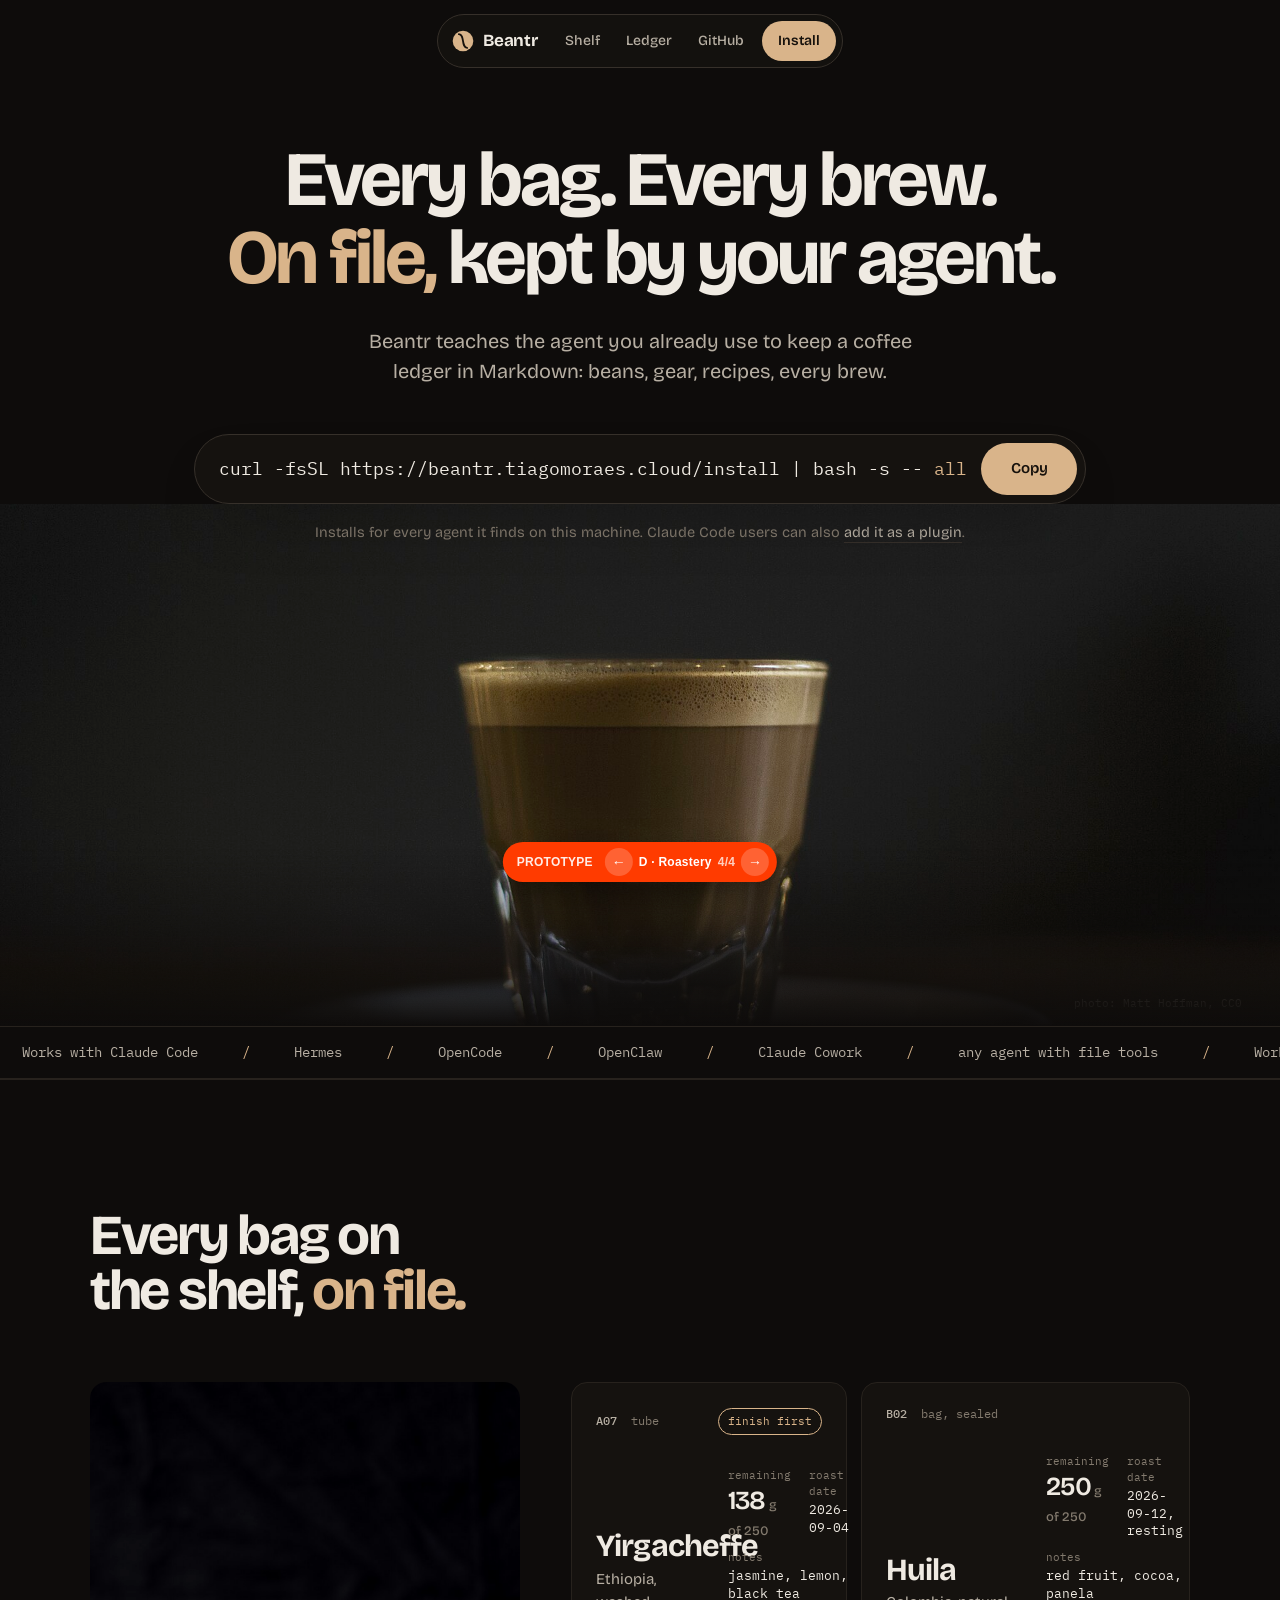
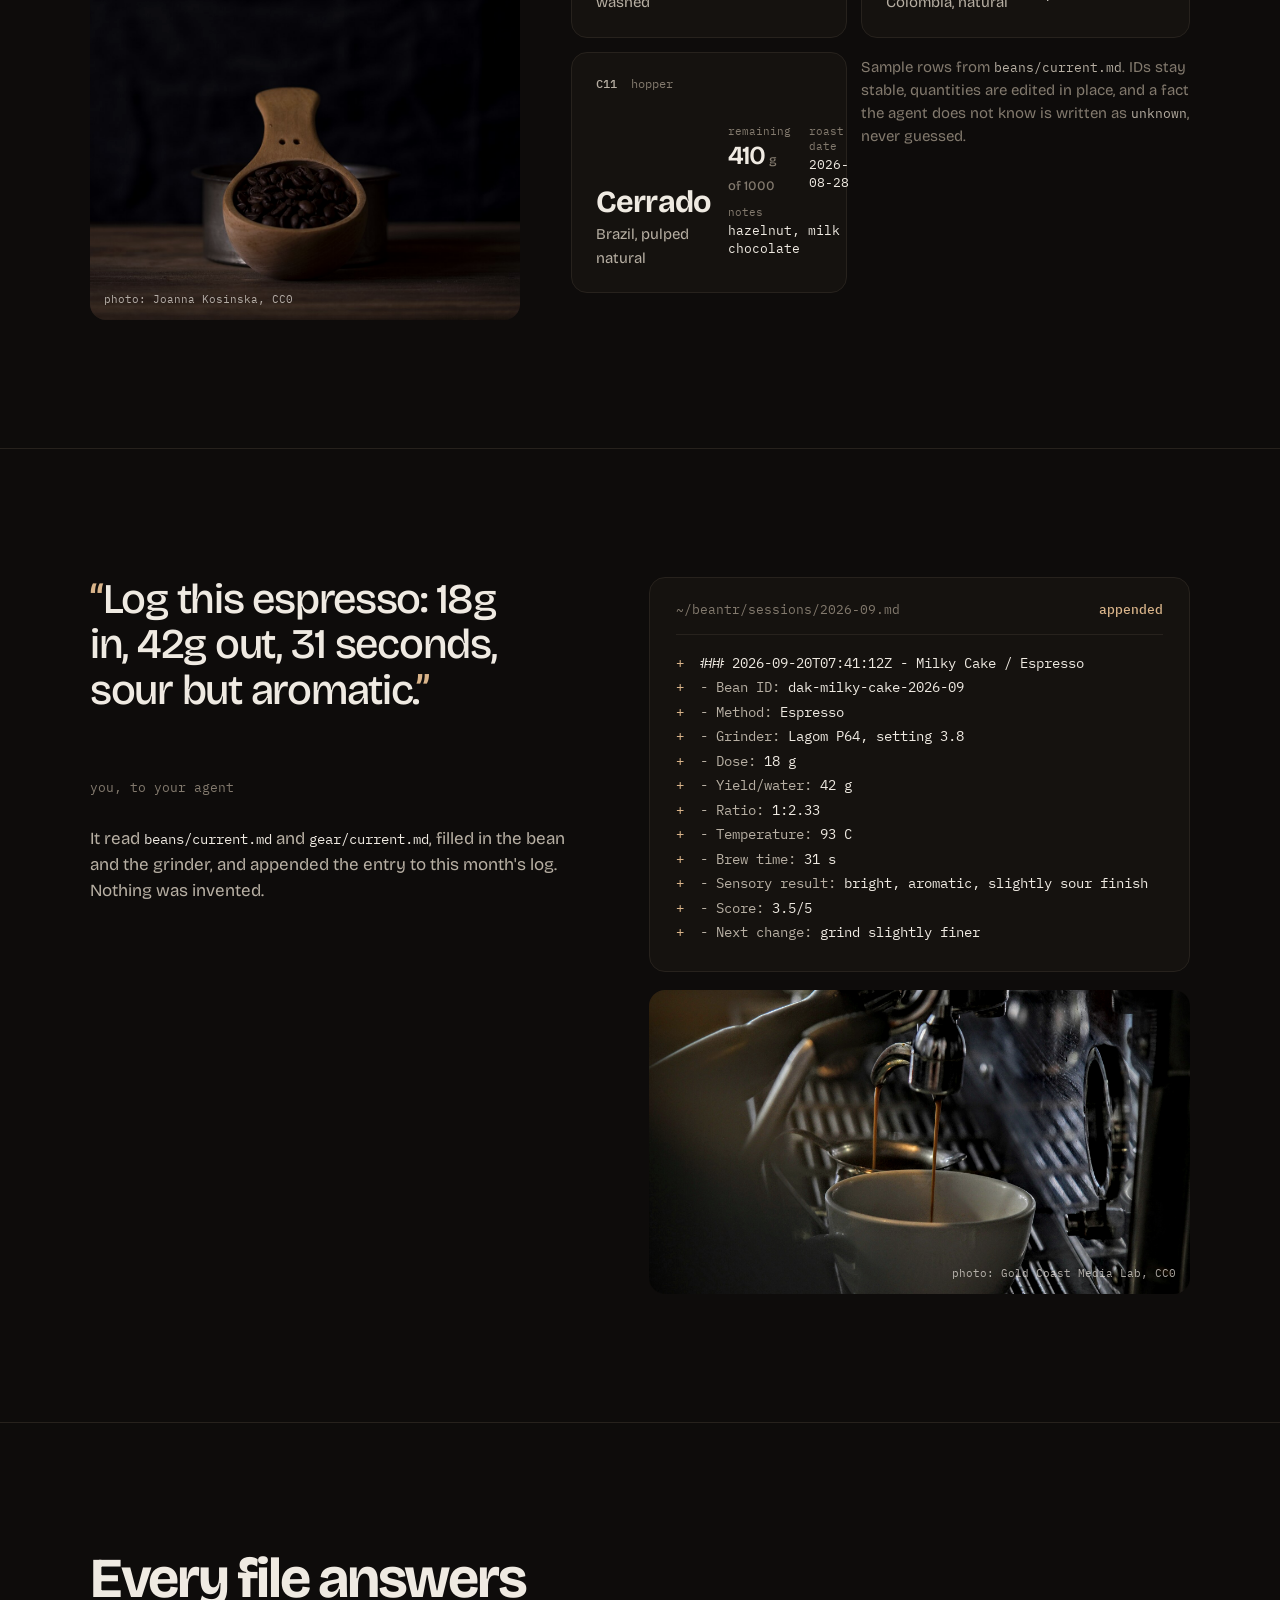
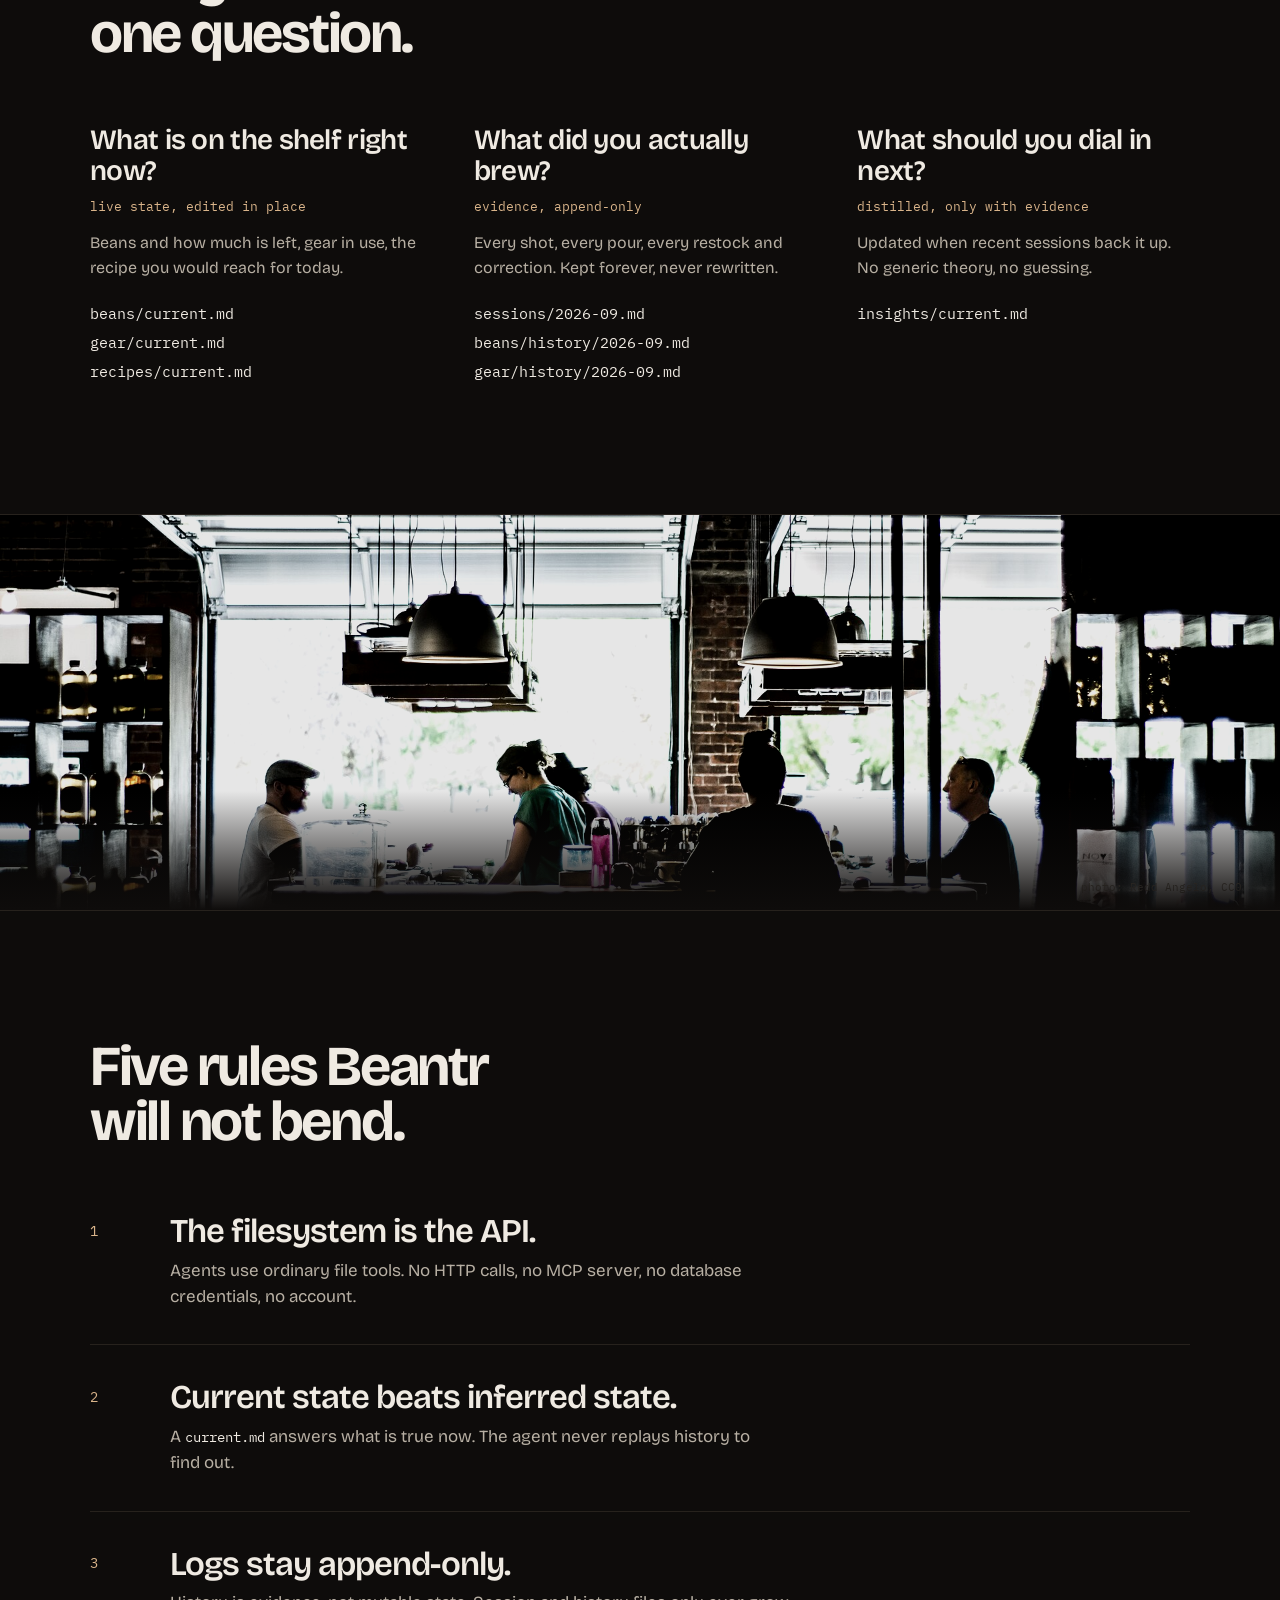
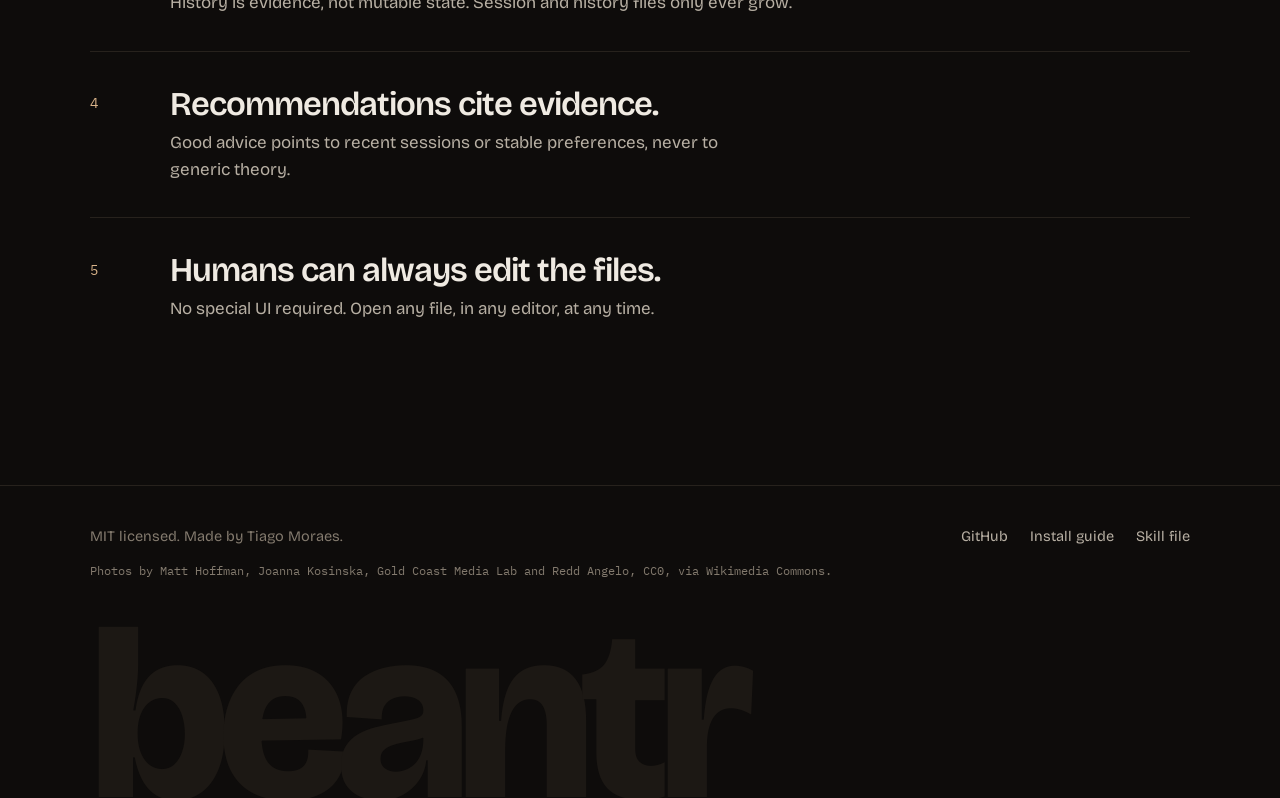
<file: site/prototype/d.html>
<!doctype html>
<html lang="en">
<head>
  <meta charset="utf-8">
  <meta name="viewport" content="width=device-width, initial-scale=1">
  <meta name="robots" content="noindex">
  <meta name="description" content="Beantr is a skill that teaches your AI agent to keep a coffee ledger in plain Markdown files.">
  <title>Beantr prototype D: Roastery</title>
  <!-- PROTOTYPE D. "Roastery": variant B's structure and type, pushed toward modern
       specialty coffee. Matte-black-bag surface, crema accent, bag-label spec grids,
       real CC0 photography (Wikimedia Commons, Unsplash-era). Throwaway; see README.md. -->
  <link rel="icon" href="data:image/svg+xml,%3Csvg xmlns='http://www.w3.org/2000/svg' viewBox='0 0 32 32'%3E%3Ccircle cx='16' cy='16' r='15' fill='%23D9B48A'/%3E%3Cpath d='M10 6c9 0 3 20 12 20' stroke='%230E0C0B' stroke-width='2.6' stroke-linecap='round' fill='none'/%3E%3C/svg%3E">
  <link rel="preconnect" href="https://fonts.googleapis.com">
  <link rel="preconnect" href="https://fonts.gstatic.com" crossorigin>
  <link href="https://fonts.googleapis.com/css2?family=Bricolage+Grotesque:opsz,wdth,wght@12..96,75..100,300..800&family=IBM+Plex+Mono:wght@400;500&display=swap" rel="stylesheet">
  <script>
    try {
      if ('IntersectionObserver' in window && !matchMedia('(prefers-reduced-motion: reduce)').matches) {
        document.documentElement.classList.add('js');
      }
    } catch (e) {}
  </script>
  <style>
    :root {
      color-scheme: dark;
      --bg: #0E0C0B;
      --bg-2: #15120F;
      --bg-3: #1C1814;
      --ink: #EFEAE2;
      --ink-2: #B7AFA3;
      --mute: #837A6E;
      --line: #27221D;
      --line-2: #36302A;
      --accent: #D9B48A;
      --accent-2: #E8CBA7;
      --on-accent: #16110C;
      --sans: 'Bricolage Grotesque', ui-sans-serif, system-ui, -apple-system, sans-serif;
      --mono: 'IBM Plex Mono', ui-monospace, SFMono-Regular, Menlo, monospace;
      --ease: cubic-bezier(.16, 1, .3, 1);
      --wrap: 1180px;
      --r: 16px;
    }
    *, *::before, *::after { box-sizing: border-box; }
    html { scroll-behavior: smooth; -webkit-text-size-adjust: 100%; }
    body {
      margin: 0; background: var(--bg); color: var(--ink);
      font-family: var(--sans); font-size: 17px; line-height: 1.55; font-optical-sizing: auto;
      -webkit-font-smoothing: antialiased; text-rendering: optimizeLegibility;
    }
    h1, h2, h3, p, pre, ul, ol, figure { margin: 0; }
    a { color: inherit; }
    button { font: inherit; color: inherit; }
    code, pre { font-family: var(--mono); }
    img { display: block; max-width: 100%; }
    :focus-visible { outline: 2px solid var(--accent); outline-offset: 3px; }
    ::selection { background: var(--accent); color: var(--on-accent); }

    .wrap { max-width: var(--wrap); margin-inline: auto; padding-inline: clamp(20px, 4vw, 40px); }

    /* floating nav */
    .navbar { position: sticky; top: 14px; z-index: 20; display: flex; justify-content: center; padding-inline: 16px; pointer-events: none; }
    .pill {
      pointer-events: auto; display: flex; align-items: center; gap: 6px;
      padding: 6px 6px 6px 14px; background: rgba(21, 18, 15, .9); border: 1px solid var(--line-2); border-radius: 999px;
      backdrop-filter: blur(10px); -webkit-backdrop-filter: blur(10px);
      box-shadow: 0 20px 50px -30px rgba(0, 0, 0, .9);
    }
    .brand { display: inline-flex; align-items: center; gap: 9px; text-decoration: none; font-weight: 700; font-size: 17px; letter-spacing: -.02em; padding-right: 10px; }
    .brand svg { width: 22px; height: 22px; display: block; }
    .pill nav { display: flex; align-items: center; gap: 2px; }
    .pill nav a { text-decoration: none; color: var(--ink-2); font-size: 14px; font-weight: 500; padding: 8px 12px; border-radius: 999px; transition: color .2s var(--ease), background .2s var(--ease); }
    .pill nav a:hover { color: var(--ink); background: var(--bg-3); }
    .pill .go { text-decoration: none; background: var(--accent); color: var(--on-accent); font-weight: 600; font-size: 14px; padding: 9px 16px; border-radius: 999px; transition: background .2s var(--ease), transform .15s var(--ease); }
    .pill .go:hover { background: var(--accent-2); }
    .pill .go:active { transform: scale(.97); }

    /* hero */
    .hero { text-align: center; padding-block: clamp(52px, 10vh, 100px) 0; position: relative; z-index: 2; }
    h1 {
      font-size: clamp(38px, 6vw, 88px); font-weight: 700; line-height: .96; letter-spacing: -.04em;
      font-variation-settings: "wdth" 100; margin-inline: auto; max-width: 100%;
    }
    h1 .l { display: block; overflow: hidden; padding-bottom: .06em; }
    h1 .l > span { display: inline-block; }
    h1 em { font-style: normal; color: var(--accent); }
    .lede { margin: 26px auto 0; font-size: clamp(17px, 1.6vw, 20px); line-height: 1.5; color: var(--ink-2); max-width: 46ch; text-wrap: pretty; }

    .cmd {
      display: inline-grid; grid-template-columns: minmax(0, 1fr) auto; align-items: center; gap: 14px;
      margin-top: clamp(32px, 4vw, 48px); max-width: 100%; position: relative; z-index: 3;
      padding: 8px 8px 8px 24px; background: var(--bg-2); border: 1px solid var(--line-2); border-radius: 999px; text-align: left;
      box-shadow: 0 30px 60px -30px rgba(0, 0, 0, .9);
    }
    .cmd code { font-size: clamp(14px, 1.4vw, 18.5px); line-height: 1.5; color: var(--ink); overflow-wrap: anywhere; }
    .cmd code .arg { color: var(--accent); }
    .copy {
      border: 0; cursor: pointer; border-radius: 999px; padding: 14px 22px;
      background: var(--accent); color: var(--on-accent); font-weight: 600; font-size: 15px;
      transition: background .2s var(--ease), transform .15s var(--ease); min-width: 96px;
    }
    .copy:hover { background: var(--accent-2); }
    .copy:active { transform: scale(.97); }
    .copy.is-copied { background: var(--ink); color: var(--bg); }
    .hero .alt { margin-top: 18px; font-size: 14.5px; color: var(--mute); }
    .hero .alt a { color: var(--ink-2); text-decoration: none; border-bottom: 1px solid var(--line-2); padding-bottom: 1px; transition: border-color .2s var(--ease), color .2s var(--ease); }
    .hero .alt a:hover { color: var(--ink); border-color: var(--accent); }

    /* the bar: full-bleed photo the hero sits on top of */
    .bar { position: relative; margin-top: clamp(-40px, -4vw, -60px); height: clamp(320px, 58vh, 620px); overflow: hidden; }
    .bar img { width: 100%; height: 100%; object-fit: cover; object-position: 50% 66%; filter: saturate(.85) contrast(1.04); }
    .bar::before, .bar::after { content: ''; position: absolute; left: 0; right: 0; pointer-events: none; }
    .bar::before { top: 0; height: 46%; background: linear-gradient(to bottom, var(--bg) 0%, rgba(14, 12, 11, .55) 45%, rgba(14, 12, 11, 0) 100%); }
    .bar::after { bottom: 0; height: 34%; background: linear-gradient(to top, var(--bg) 0%, rgba(14, 12, 11, 0) 100%); }
    .bar figcaption { position: absolute; right: clamp(16px, 3vw, 40px); bottom: 14px; font-family: var(--mono); font-size: 11px; color: var(--mute); }

    @media (prefers-reduced-motion: no-preference) {
      .js h1 .l > span { transform: translateY(110%); animation: rise .9s var(--ease) forwards; }
      .js h1 .l:nth-child(2) > span { animation-delay: .1s; }
      .js .lede, .js .cmd, .js .hero .alt { opacity: 0; transform: translateY(12px); animation: up .8s var(--ease) forwards; }
      .js .lede { animation-delay: .35s; }
      .js .cmd { animation-delay: .5s; }
      .js .hero .alt { animation-delay: .65s; }
      .js .bar img { transform: scale(1.06); animation: settle 1.6s var(--ease) forwards; animation-delay: .2s; }
      @keyframes rise { to { transform: none; } }
      @keyframes up { to { opacity: 1; transform: none; } }
      @keyframes settle { to { transform: none; } }
    }

    /* marquee */
    .marquee { border-top: 1px solid var(--line); border-bottom: 1px solid var(--line); overflow: hidden; padding-block: 15px; }
    .marquee__track { display: flex; width: max-content; }
    .marquee__track span { font-family: var(--mono); font-size: 13.5px; color: var(--ink-2); padding-inline: 22px; white-space: nowrap; }
    .marquee__track span::after { content: '/'; color: var(--accent); margin-left: 44px; }
    @media (prefers-reduced-motion: no-preference) {
      .marquee__track { animation: slide 38s linear infinite; }
      @keyframes slide { to { transform: translateX(-50%); } }
    }

    /* sections */
    .section { border-top: 1px solid var(--line); }
    .section .wrap { padding-block: clamp(72px, 10vw, 130px); }
    h2 { font-size: clamp(34px, 4.4vw, 64px); font-weight: 700; line-height: .98; letter-spacing: -.04em; text-wrap: balance; max-width: 18ch; margin-bottom: clamp(36px, 5vw, 64px); }
    h2 em { font-style: normal; color: var(--accent); }

    /* the shelf: bag labels */
    .shelf { display: grid; grid-template-columns: minmax(0, .82fr) minmax(0, 1.18fr); gap: clamp(28px, 4vw, 64px); align-items: start; }
    .shelf__photo { position: relative; border-radius: var(--r); overflow: hidden; aspect-ratio: 4 / 5; background: var(--bg-2); }
    .shelf__photo img { width: 100%; height: 100%; object-fit: cover; object-position: 62% 50%; filter: saturate(.9) contrast(1.04); }
    /* full-bleed strip: the room the ledger lives in */
    .strip { position: relative; height: clamp(260px, 44vh, 480px); overflow: hidden; border-top: 1px solid var(--line); }
    .strip img { width: 100%; height: 100%; object-fit: cover; object-position: 50% 45%; filter: saturate(.7) contrast(1.06) brightness(.9); }
    .strip::before, .strip::after { content: ''; position: absolute; left: 0; right: 0; pointer-events: none; height: 30%; }
    .strip::before { top: 0; background: linear-gradient(to bottom, var(--bg), rgba(14, 12, 11, 0)); }
    .strip::after { bottom: 0; background: linear-gradient(to top, var(--bg), rgba(14, 12, 11, 0)); }
    .strip figcaption { position: absolute; right: clamp(16px, 3vw, 40px); bottom: 14px; font-family: var(--mono); font-size: 11px; color: var(--mute); }
    .shelf__photo figcaption { position: absolute; left: 14px; bottom: 12px; font-family: var(--mono); font-size: 11px; color: rgba(239, 234, 226, .7); }
    .labels { display: grid; gap: 14px; }
    .label {
      display: grid; grid-template-columns: minmax(0, 1.1fr) minmax(0, 1fr); gap: 18px 28px; align-items: end;
      padding: 22px 24px 22px; background: var(--bg-2); border: 1px solid var(--line); border-radius: var(--r);
      transition: border-color .3s var(--ease), transform .3s var(--ease);
    }
    .label:hover { border-color: var(--line-2); transform: translateY(-2px); }
    .label__id { font-family: var(--mono); font-size: 12px; color: var(--mute); display: flex; gap: 14px; align-items: center; grid-column: 1 / -1; }
    .label__id b { font-weight: 500; color: var(--ink-2); }
    .label__id .tag { margin-left: auto; font-size: 11px; padding: 4px 9px; border: 1px solid var(--accent); color: var(--accent); border-radius: 999px; }
    .label__name { font-size: clamp(24px, 2.4vw, 32px); font-weight: 700; letter-spacing: -.03em; line-height: 1; }
    .label__origin { margin-top: 6px; font-size: 15px; color: var(--ink-2); }
    .specs { display: grid; grid-template-columns: 1fr 1fr; gap: 10px 18px; font-family: var(--mono); font-size: 12.5px; line-height: 1.4; }
    .specs dt { color: var(--mute); font-size: 11px; }
    .specs dd { margin: 2px 0 0; color: var(--ink); }
    .specs .big dd { font-family: var(--sans); font-size: 26px; font-weight: 600; letter-spacing: -.03em; line-height: 1; margin-top: 4px; }
    .specs .big dd small { font-size: 13px; font-weight: 500; color: var(--mute); margin-left: 3px; letter-spacing: 0; }
    .specs .wide { grid-column: 1 / -1; }
    .shelf__note { grid-column: 2; font-size: 15px; color: var(--mute); max-width: 60ch; text-wrap: pretty; margin-top: 4px; }
    .shelf__note code { font-size: 13px; color: var(--ink-2); }

    /* story: one session */
    .story .wrap { display: grid; grid-template-columns: minmax(0, 1fr) minmax(0, 1.12fr); gap: clamp(40px, 6vw, 96px); align-items: start; }
    .story__left { position: sticky; top: 96px; }
    .quote { font-size: clamp(28px, 3.3vw, 46px); font-weight: 500; line-height: 1.08; letter-spacing: -.03em; text-wrap: balance; }
    .quote::before { content: '\201C'; color: var(--accent); }
    .quote::after { content: '\201D'; color: var(--accent); }
    .who { margin-top: 14px; font-family: var(--mono); font-size: 13px; color: var(--mute); }
    .story__left p.body { margin-top: 28px; font-size: 17px; color: var(--ink-2); max-width: 44ch; text-wrap: pretty; }
    .story__left p.body code { font-size: 14px; color: var(--ink); }
    .file { background: var(--bg-2); border: 1px solid var(--line); border-radius: var(--r); padding: 22px 26px 26px; }
    .file__path { display: flex; justify-content: space-between; gap: 12px; flex-wrap: wrap; font-family: var(--mono); font-size: 13px; color: var(--mute); padding-bottom: 14px; border-bottom: 1px solid var(--line); margin-bottom: 16px; }
    .file__path b { color: var(--accent); font-weight: 500; }
    .md { font-size: 14px; line-height: 1.75; color: var(--ink); white-space: pre-wrap; overflow-wrap: anywhere; }
    .md .ln { display: block; padding-left: 1.7em; text-indent: -1.7em; }
    .md .ln::before { content: '+'; color: var(--accent); display: inline-block; width: 1.7em; text-indent: 0; }
    .md .ln .k { color: var(--ink-2); }
    .js .file .ln { opacity: 0; transform: translateY(6px); transition: opacity .6s var(--ease), transform .6s var(--ease); transition-delay: calc(var(--i) * 70ms); }
    .js .file.in .ln { opacity: 1; transform: none; }
    .story__photo { margin-top: 18px; border-radius: var(--r); overflow: hidden; aspect-ratio: 16 / 9; position: relative; background: var(--bg-2); }
    .story__photo img { width: 100%; height: 100%; object-fit: cover; filter: saturate(.8) contrast(1.04); }
    .story__photo figcaption { position: absolute; right: 14px; bottom: 12px; font-family: var(--mono); font-size: 11px; color: rgba(239, 234, 226, .7); }

    .groups { display: grid; grid-template-columns: repeat(3, minmax(0, 1fr)); gap: clamp(28px, 4vw, 56px); }
    .g h3 { font-size: clamp(22px, 2.2vw, 28px); font-weight: 600; letter-spacing: -.025em; line-height: 1.1; }
    .g .k { margin-top: 10px; font-family: var(--mono); font-size: 13px; color: var(--accent); }
    .g p { margin-top: 14px; font-size: 16px; color: var(--ink-2); text-wrap: pretty; }
    .g ul { margin-top: 18px; padding: 0; list-style: none; font-family: var(--mono); font-size: 14.5px; line-height: 2; color: var(--ink); }

    .rules { list-style: none; padding: 0; display: grid; }
    .rules li { display: grid; grid-template-columns: 64px minmax(0, 1fr); gap: 16px; padding-block: clamp(22px, 3vw, 34px); border-top: 1px solid var(--line); }
    .rules li:first-child { border-top: 0; padding-top: 0; }
    .rules .n { font-family: var(--mono); font-size: 14px; color: var(--accent); padding-top: .55em; }
    .rules h3 { font-size: clamp(24px, 2.6vw, 34px); font-weight: 600; letter-spacing: -.03em; line-height: 1.1; }
    .rules p { margin-top: 8px; font-size: 17px; color: var(--ink-2); max-width: 58ch; text-wrap: pretty; }
    .rules code { font-size: 14px; color: var(--ink); }

    /* footer */
    .foot { border-top: 1px solid var(--line); overflow: hidden; }
    .foot .wrap { padding-block: 40px 0; }
    .foot .row { display: flex; flex-wrap: wrap; justify-content: space-between; gap: 14px 24px; font-size: 14.5px; color: var(--mute); }
    .foot .row nav { display: flex; gap: 22px; flex-wrap: wrap; }
    .foot .row a { color: var(--ink-2); text-decoration: none; }
    .foot .row a:hover { color: var(--ink); }
    .foot .credits { margin-top: 14px; font-family: var(--mono); font-size: 11.5px; color: var(--mute); }
    .foot .big { display: block; margin-top: 28px; font-size: clamp(88px, 19vw, 260px); font-weight: 800; letter-spacing: -.05em; line-height: .78; color: var(--bg-3); user-select: none; transform: translateY(.06em); }

    .js .reveal { opacity: 0; transform: translateY(16px); transition: opacity .8s var(--ease), transform .8s var(--ease); }
    .js .reveal.in { opacity: 1; transform: none; }
    @media (prefers-reduced-motion: reduce) { .js .reveal, .js .file .ln { opacity: 1; transform: none; transition: none; } }

    @media (max-width: 900px) {
      .shelf { grid-template-columns: 1fr; }
      .shelf__photo { aspect-ratio: 16 / 10; }
      .strip { height: 220px; }
      .shelf__note { grid-column: 1; }
      .story .wrap { grid-template-columns: 1fr; gap: 36px; }
      .story__left { position: static; }
      .groups { grid-template-columns: 1fr; }
      .pill nav .hide-sm { display: none; }
      .rules li { grid-template-columns: 40px minmax(0, 1fr); }
      .label { grid-template-columns: 1fr; align-items: start; }
    }
    @media (max-width: 560px) {
      .cmd { display: grid; width: 100%; grid-template-columns: 1fr; border-radius: 22px; padding: 14px; gap: 12px; }
      .cmd .copy { justify-self: stretch; }
      .pill nav { display: none; }
      .bar { height: 260px; margin-top: -24px; }
    }
  </style>
</head>
<body data-variant="d">
  <div class="navbar">
    <div class="pill">
      <a class="brand" href="#top" aria-label="Beantr home">
        <svg viewBox="0 0 32 32" aria-hidden="true"><circle cx="16" cy="16" r="15" fill="var(--accent)"/><path d="M10 6c9 0 3 20 12 20" stroke="var(--on-accent)" stroke-width="2.6" stroke-linecap="round" fill="none"/></svg>
        Beantr
      </a>
      <nav aria-label="Main">
        <a class="hide-sm" href="#shelf">Shelf</a>
        <a class="hide-sm" href="#ledger">Ledger</a>
        <a href="https://github.com/tiagomoraes/beantr">GitHub</a>
      </nav>
      <a class="go" href="#top">Install</a>
    </div>
  </div>

  <main id="top">
    <section class="hero">
      <div class="wrap">
        <h1>
          <span class="l"><span>Every bag. Every brew.</span></span>
          <span class="l"><span><em>On file,</em> kept by your agent.</span></span>
        </h1>
        <p class="lede">Beantr teaches the agent you already use to keep a coffee ledger in Markdown: beans, gear, recipes, every brew.</p>
        <div class="cmd">
          <code id="cmd">curl -fsSL https://beantr.tiagomoraes.cloud/<wbr>install | bash -s -- <span class="arg">all</span></code>
          <button type="button" class="copy" data-copy="#cmd">Copy</button>
        </div>
        <p class="alt">Installs for every agent it finds on this machine. Claude Code users can also <a href="https://github.com/tiagomoraes/beantr/blob/develop/docs/INSTALL.md">add it as a plugin</a>.</p>
      </div>
    </section>
    <figure class="bar">
      <img src="img/bar.jpg" alt="A cortado in a small glass on a white saucer, against a dark wall" width="1920" height="1280" fetchpriority="high">
      <figcaption>photo: Matt Hoffman, CC0</figcaption>
    </figure>

    <div class="marquee" aria-label="Works with">
      <div class="marquee__track">
        <span>Works with Claude Code</span><span>Hermes</span><span>OpenCode</span><span>OpenClaw</span><span>Claude Cowork</span><span>any agent with file tools</span>
        <span aria-hidden="true">Works with Claude Code</span><span aria-hidden="true">Hermes</span><span aria-hidden="true">OpenCode</span><span aria-hidden="true">OpenClaw</span><span aria-hidden="true">Claude Cowork</span><span aria-hidden="true">any agent with file tools</span>
      </div>
    </div>

    <section class="section" id="shelf">
      <div class="wrap">
        <h2 class="reveal">Every bag on the shelf, <em>on file.</em></h2>
        <div class="shelf">
          <figure class="shelf__photo reveal">
            <img src="img/shelf.jpg" alt="A wooden scoop of roasted coffee beans on a dark surface" width="1920" height="1282" loading="lazy">
            <figcaption>photo: Joanna Kosinska, CC0</figcaption>
          </figure>
          <div class="labels">
            <article class="label reveal">
              <p class="label__id"><b>A07</b><span>tube</span><span class="tag">finish first</span></p>
              <div>
                <h3 class="label__name">Yirgacheffe</h3>
                <p class="label__origin">Ethiopia, washed</p>
              </div>
              <dl class="specs">
                <div class="big"><dt>remaining</dt><dd>138<small>g of 250</small></dd></div>
                <div><dt>roast date</dt><dd>2026-09-04</dd></div>
                <div class="wide"><dt>notes</dt><dd>jasmine, lemon, black tea</dd></div>
              </dl>
            </article>
            <article class="label reveal">
              <p class="label__id"><b>B02</b><span>bag, sealed</span></p>
              <div>
                <h3 class="label__name">Huila</h3>
                <p class="label__origin">Colombia, natural</p>
              </div>
              <dl class="specs">
                <div class="big"><dt>remaining</dt><dd>250<small>g of 250</small></dd></div>
                <div><dt>roast date</dt><dd>2026-09-12, resting</dd></div>
                <div class="wide"><dt>notes</dt><dd>red fruit, cocoa, panela</dd></div>
              </dl>
            </article>
            <article class="label reveal">
              <p class="label__id"><b>C11</b><span>hopper</span></p>
              <div>
                <h3 class="label__name">Cerrado</h3>
                <p class="label__origin">Brazil, pulped natural</p>
              </div>
              <dl class="specs">
                <div class="big"><dt>remaining</dt><dd>410<small>g of 1000</small></dd></div>
                <div><dt>roast date</dt><dd>2026-08-28</dd></div>
                <div class="wide"><dt>notes</dt><dd>hazelnut, milk chocolate</dd></div>
              </dl>
            </article>
            <p class="shelf__note reveal">Sample rows from <code>beans/current.md</code>. IDs stay stable, quantities are edited in place, and a fact the agent does not know is written as <code>unknown</code>, never guessed.</p>
          </div>
        </div>
      </div>
    </section>

    <section class="section story" id="session">
      <div class="wrap">
        <div class="story__left reveal">
          <h2 class="quote">Log this espresso: 18g in, 42g out, 31 seconds, sour but aromatic.</h2>
          <p class="who">you, to your agent</p>
          <p class="body">It read <code>beans/current.md</code> and <code>gear/current.md</code>, filled in the bean and the grinder, and appended the entry to this month's log. Nothing was invented.</p>
        </div>
        <div>
          <div class="file reveal">
            <div class="file__path"><span>~/beantr/sessions/2026-09.md</span><b>appended</b></div>
<pre class="md" aria-label="Lines appended to the session log"><span class="ln" style="--i:0">### 2026-09-20T07:41:12Z - Milky Cake / Espresso</span><span class="ln" style="--i:1"><span class="k">- Bean ID:</span> dak-milky-cake-2026-09</span><span class="ln" style="--i:2"><span class="k">- Method:</span> Espresso</span><span class="ln" style="--i:3"><span class="k">- Grinder:</span> Lagom P64, setting 3.8</span><span class="ln" style="--i:4"><span class="k">- Dose:</span> 18 g</span><span class="ln" style="--i:5"><span class="k">- Yield/water:</span> 42 g</span><span class="ln" style="--i:6"><span class="k">- Ratio:</span> 1:2.33</span><span class="ln" style="--i:7"><span class="k">- Temperature:</span> 93 C</span><span class="ln" style="--i:8"><span class="k">- Brew time:</span> 31 s</span><span class="ln" style="--i:9"><span class="k">- Sensory result:</span> bright, aromatic, slightly sour finish</span><span class="ln" style="--i:10"><span class="k">- Score:</span> 3.5/5</span><span class="ln" style="--i:11"><span class="k">- Next change:</span> grind slightly finer</span></pre>
          </div>
          <figure class="story__photo reveal">
            <img src="img/shot.jpg" alt="Two streams of espresso pouring from a portafilter into a white cup" width="1920" height="1280" loading="lazy">
            <figcaption>photo: Gold Coast Media Lab, CC0</figcaption>
          </figure>
        </div>
      </div>
    </section>

    <section class="section" id="ledger">
      <div class="wrap">
        <h2 class="reveal">Every file answers one question.</h2>
        <div class="groups">
          <div class="g reveal">
            <h3>What is on the shelf right now?</h3>
            <p class="k">live state, edited in place</p>
            <p>Beans and how much is left, gear in use, the recipe you would reach for today.</p>
            <ul><li>beans/current.md</li><li>gear/current.md</li><li>recipes/current.md</li></ul>
          </div>
          <div class="g reveal">
            <h3>What did you actually brew?</h3>
            <p class="k">evidence, append-only</p>
            <p>Every shot, every pour, every restock and correction. Kept forever, never rewritten.</p>
            <ul><li>sessions/2026-09.md</li><li>beans/history/2026-09.md</li><li>gear/history/2026-09.md</li></ul>
          </div>
          <div class="g reveal">
            <h3>What should you dial in next?</h3>
            <p class="k">distilled, only with evidence</p>
            <p>Updated when recent sessions back it up. No generic theory, no guessing.</p>
            <ul><li>insights/current.md</li></ul>
          </div>
        </div>
      </div>
    </section>

    <figure class="strip">
      <img src="img/shop.jpg" alt="The bar of an industrial coffee shop, backlit by tall windows, with baristas and guests in silhouette" width="1920" height="1280" loading="lazy">
      <figcaption>photo: Redd Angelo, CC0</figcaption>
    </figure>

    <section class="section" id="rules">
      <div class="wrap">
        <h2 class="reveal">Five rules Beantr will not bend.</h2>
        <ol class="rules">
          <li class="reveal"><span class="n">1</span><div><h3>The filesystem is the API.</h3><p>Agents use ordinary file tools. No HTTP calls, no MCP server, no database credentials, no account.</p></div></li>
          <li class="reveal"><span class="n">2</span><div><h3>Current state beats inferred state.</h3><p>A <code>current.md</code> answers what is true now. The agent never replays history to find out.</p></div></li>
          <li class="reveal"><span class="n">3</span><div><h3>Logs stay append-only.</h3><p>History is evidence, not mutable state. Session and history files only ever grow.</p></div></li>
          <li class="reveal"><span class="n">4</span><div><h3>Recommendations cite evidence.</h3><p>Good advice points to recent sessions or stable preferences, never to generic theory.</p></div></li>
          <li class="reveal"><span class="n">5</span><div><h3>Humans can always edit the files.</h3><p>No special UI required. Open any file, in any editor, at any time.</p></div></li>
        </ol>
      </div>
    </section>
  </main>

  <footer class="foot">
    <div class="wrap">
      <div class="row">
        <span>MIT licensed. Made by Tiago Moraes.</span>
        <nav aria-label="Footer">
          <a href="https://github.com/tiagomoraes/beantr">GitHub</a>
          <a href="https://github.com/tiagomoraes/beantr/blob/develop/docs/INSTALL.md">Install guide</a>
          <a href="https://github.com/tiagomoraes/beantr/blob/develop/skills/beantr/SKILL.md">Skill file</a>
        </nav>
      </div>
      <p class="credits" id="credits">Photos by Matt Hoffman, Joanna Kosinska, Gold Coast Media Lab and Redd Angelo, CC0, via Wikimedia Commons.</p>
      <span class="big" aria-hidden="true">beantr</span>
    </div>
  </footer>

  <script>
    (function () {
      function copyText(t) {
        if (navigator.clipboard && navigator.clipboard.writeText) return navigator.clipboard.writeText(t);
        return new Promise(function (res, rej) {
          try { var ta = document.createElement('textarea'); ta.value = t; ta.style.position = 'fixed'; ta.style.opacity = '0'; document.body.appendChild(ta); ta.select(); document.execCommand('copy'); document.body.removeChild(ta); res(); } catch (e) { rej(e); }
        });
      }
      document.querySelectorAll('[data-copy]').forEach(function (btn) {
        var orig = btn.textContent;
        btn.addEventListener('click', function () {
          var src = btn.getAttribute('data-copy');
          var text = src.charAt(0) === '#' ? document.querySelector(src).textContent : src;
          copyText(text).then(function () {
            btn.classList.add('is-copied'); btn.textContent = 'Copied';
            clearTimeout(btn._t); btn._t = setTimeout(function () { btn.classList.remove('is-copied'); btn.textContent = orig; }, 1600);
          });
        });
      });
      if (document.documentElement.classList.contains('js')) {
        var io = new IntersectionObserver(function (es) { es.forEach(function (e) { if (e.isIntersecting) { e.target.classList.add('in'); io.unobserve(e.target); } }); }, { rootMargin: '0px 0px -8% 0px', threshold: .05 });
        document.querySelectorAll('.reveal').forEach(function (el) { io.observe(el); });
        setTimeout(function () { document.querySelectorAll('.reveal').forEach(function (el) { el.classList.add('in'); }); }, 2200);
      }
    })();
  </script>
  <script src="switcher.js"></script>
</body>
</html>
</file>
<file: site/site.css>
/* ============================================================
   Beantr: "In writing"
   Paper, ink, one crema thread. Serif for the human voice,
   mono for the machine. Sharp corners, no shadows, no glass.
   ============================================================ */

:root {
  color-scheme: light;

  --paper: #F1F0EA;
  --paper-2: #E9E7DE;
  --ink: #17160F;
  --ink-2: #4B4840;
  --mute: #6E6A5F;
  --rule: #D6D2C3;

  --crema: #C08A4E;
  --crema-deep: #8A5A2B;
  --crema-soft: #D9B78C;
  --crema-fill: #E4CBA9;

  --night: #14130E;
  --night-2: #1C1A13;
  --on-night: #EFEAE0;
  --on-night-2: #A8A396;

  --serif: 'Newsreader', Georgia, 'Times New Roman', serif;
  --mono: 'IBM Plex Mono', ui-monospace, SFMono-Regular, Menlo, monospace;

  --shell-max: 1420px;
  --shell-pad: clamp(16px, 4vw, 56px);
  --rail: clamp(0px, 8.4vw, 124px);
  --spine-x: calc(max((100vw - var(--shell-max)) / 2, 0px) + var(--shell-pad) + 9px);

  --ease: cubic-bezier(.16, 1, .3, 1);
  --head-h: 64px;
}

*, *::before, *::after { box-sizing: border-box; }

html {
  -webkit-text-size-adjust: 100%;
  scroll-behavior: smooth;
  scroll-padding-top: calc(var(--head-h) + 8px);
}

body {
  margin: 0;
  background: var(--paper);
  color: var(--ink);
  font-family: var(--serif);
  font-size: 17px;
  line-height: 1.6;
  font-optical-sizing: auto;
  -webkit-font-smoothing: antialiased;
  text-rendering: optimizeLegibility;
}

/* paper grain, fixed so it never repaints while scrolling */
body::before {
  content: "";
  position: fixed;
  inset: 0;
  z-index: 0;
  pointer-events: none;
  opacity: .22;
  mix-blend-mode: multiply;
  background-image: url("data:image/svg+xml,%3Csvg xmlns='http://www.w3.org/2000/svg' width='160' height='160'%3E%3Cfilter id='n'%3E%3CfeTurbulence type='fractalNoise' baseFrequency='.82' numOctaves='3' stitchTiles='stitch'/%3E%3C/filter%3E%3Crect width='160' height='160' filter='url(%23n)' opacity='.3'/%3E%3C/svg%3E");
}

h1, h2, h3, p, ul, ol, dl, dd, figure { margin: 0; }
a { color: inherit; }
button { font: inherit; color: inherit; }
code { font-family: var(--mono); }
:focus-visible { outline: 2px solid var(--crema-deep); outline-offset: 3px; }
.band :focus-visible, .file :focus-visible, .card :focus-visible { outline-color: var(--crema-soft); }
::selection { background: var(--crema-soft); color: var(--ink); }

.skip {
  position: fixed; top: 10px; left: 10px; z-index: 100;
  padding: 10px 14px; background: var(--ink); color: var(--paper);
  font: 500 12px/1 var(--mono); text-decoration: none;
  transform: translateY(-160%);
}
.skip:focus { transform: none; }

.glow {
  position: fixed; inset: 0; z-index: 0; pointer-events: none;
  opacity: 0;
  background: radial-gradient(620px circle at var(--gx, 50%) var(--gy, 28%), rgba(192, 138, 78, .13), transparent 62%);
  transition: opacity .8s ease;
}
.js .glow { opacity: 1; }

/* ---------- type ---------- */

.display {
  font-family: var(--serif);
  font-weight: 300;
  font-size: clamp(2.9rem, 11vw, 11rem);
  line-height: .94;
  letter-spacing: -.028em;
  color: var(--ink);
}
.display--h2 {
  font-size: clamp(2rem, 4.6vw, 4.3rem);
  line-height: 1.02;
  letter-spacing: -.022em;
}
.display__line { display: block; overflow: hidden; padding-bottom: .16em; margin-bottom: -.14em; }
.display__line--i { font-style: italic; padding-left: .06em; padding-right: .06em; }
.display__line--i .period { font-style: normal; color: var(--crema); }

.lede {
  font-size: clamp(1.06rem, 1.35vw, 1.28rem);
  line-height: 1.55;
  color: var(--ink-2);
  max-width: 52ch;
}
.lede em { font-style: italic; color: var(--ink); }
.lede--short { max-width: 38ch; }

.label {
  font-family: var(--mono);
  font-weight: 400;
  font-size: 11.5px;
  line-height: 1.5;
  letter-spacing: .005em;
  color: var(--mute);
}
.label--dim { color: var(--mute); opacity: .85; }

.dot { color: var(--crema); }

/* ---------- header ---------- */

.head {
  position: sticky; top: 0; z-index: 30;
  background: var(--paper);
  border-bottom: 1px solid var(--rule);
}
.head__in {
  max-width: var(--shell-max);
  margin-inline: auto;
  padding-inline: var(--shell-pad);
  height: var(--head-h);
  display: flex;
  align-items: center;
  gap: 20px;
}
.brand {
  display: inline-flex; align-items: center; gap: 10px;
  text-decoration: none;
  font-family: var(--serif);
  font-weight: 500;
  font-size: 1.16rem;
  letter-spacing: -.012em;
  color: var(--ink);
  padding-left: 0;
}
.brand .bean { width: 18px; height: 18px; display: block; flex: none; color: var(--ink); }
.brand span { transform: translateY(1px); }
.nav { margin-left: auto; display: flex; align-items: center; gap: clamp(14px, 2vw, 26px); }
.nav a {
  font-family: var(--mono); font-size: 12px; line-height: 1;
  color: var(--ink-2); text-decoration: none;
  padding-block: 8px;
  border-bottom: 1px solid transparent;
  transition: color .2s ease, border-color .2s ease;
}
.nav a:hover { color: var(--ink); border-color: var(--crema); }

.btn {
  display: inline-flex; align-items: center; justify-content: center; gap: 8px;
  font-family: var(--mono); font-size: 12px; line-height: 1;
  padding: 11px 15px;
  border: 1px solid var(--ink);
  border-radius: 0;
  background: transparent;
  color: var(--ink);
  text-decoration: none;
  cursor: pointer;
  transition: background .25s var(--ease), color .25s var(--ease), border-color .25s var(--ease), transform .12s ease;
}
.btn:hover { background: var(--ink); color: var(--paper); }
.btn:active { transform: translateY(1px); }
.btn--sm { padding: 8px 12px; font-size: 11.5px; }
.btn--head { background: var(--ink); border-color: var(--ink); color: var(--paper); }
.btn--head:hover { background: var(--crema-deep); border-color: var(--crema-deep); color: var(--paper); }
.btn--crema { background: var(--crema-soft); border-color: var(--crema-soft); color: var(--night); }
.btn--crema:hover { background: var(--on-night); border-color: var(--on-night); color: var(--night); }
.btn--ghost { border-color: rgba(239, 234, 224, .32); color: var(--on-night); }
.btn--ghost:hover { background: var(--on-night); color: var(--night); border-color: var(--on-night); }

/* ---------- shell + spine ---------- */

.page { position: relative; z-index: 1; overflow-x: clip; }

.spine {
  position: absolute; top: 0; bottom: 0; left: var(--spine-x);
  width: 1px; z-index: 2; pointer-events: none;
  background: rgba(192, 138, 78, .26);
}
.spine__fill {
  position: absolute; top: 0; left: 0; width: 1px; height: 100%;
  background: var(--crema);
  transform: scaleY(var(--p, 0));
  transform-origin: top;
}
.spine__tip {
  position: absolute; left: -2px; top: calc(var(--p, 0) * 100%);
  width: 5px; height: 5px; border-radius: 50%;
  background: var(--crema);
  transform: translateY(-50%);
  opacity: .9;
}

.shell {
  max-width: var(--shell-max);
  margin-inline: auto;
  padding-inline: var(--shell-pad);
  display: grid;
  grid-template-columns: var(--rail) minmax(0, 1fr);
}
.rail {
  position: sticky; top: calc(var(--head-h) + 26px);
  align-self: start;
  padding-top: 4px; padding-left: 18px;
}
.rail__path {
  font-family: var(--mono); font-size: 11.5px; line-height: 1.45;
  color: var(--crema-deep);
  word-break: break-word;
}
.rail__note {
  margin-top: 8px;
  font-family: var(--mono); font-size: 11px; line-height: 1.5;
  color: var(--mute);
}
.col { min-width: 0; }

/* ---------- hero ---------- */

.hero { padding-block: clamp(28px, 5vh, 56px) clamp(48px, 8vh, 96px); }
.hero .col {
  position: relative;
  display: flex; flex-direction: column;
}
.hero .display { position: relative; z-index: 1; max-width: 15ch; }
.hero .display__line:nth-child(1) { transform: translate3d(calc(var(--px, 0) * 8px), calc(var(--py, 0) * 4px), 0); transition: transform 1.2s var(--ease); }
.hero .display__line:nth-child(2) { transform: translate3d(calc(var(--px, 0) * -11px), calc(var(--py, 0) * -4px), 0); transition: transform 1.2s var(--ease); }

.hero__foot {
  position: relative; z-index: 2;
  margin-top: clamp(40px, 8.5vh, 112px);
  display: grid;
  grid-template-columns: minmax(0, 5fr) minmax(340px, 7fr);
  gap: clamp(24px, 4vw, 56px);
  align-items: stretch;
  border-top: 1px solid var(--rule);
  padding-top: clamp(20px, 3vh, 32px);
}
.lede-block { padding-top: 2px; display: flex; flex-direction: column; }
.facts {
  display: flex; flex-wrap: wrap; align-items: center; gap: 10px;
  margin-top: auto; padding-top: 28px;
  font-family: var(--mono); font-size: 11.5px; color: var(--mute);
}
.facts span { display: inline-flex; align-items: center; gap: 10px; }
.facts span::after { content: ""; width: 1px; height: 10px; background: var(--rule); }
.facts span:last-child::after { display: none; }

/* ---------- install card ---------- */

.card {
  background: var(--night);
  color: var(--on-night);
  border: 1px solid var(--night);
  border-radius: 0;
}
.card__bar {
  display: flex; align-items: center; justify-content: space-between; gap: 14px;
  padding: 10px 14px;
  border-bottom: 1px solid rgba(239, 234, 224, .14);
}
.card__bar .label { color: var(--on-night-2); }
.card__body {
  padding: 16px 15px;
  font-family: var(--mono); font-size: 12.5px; line-height: 1.8;
  color: #DDD8CB;
}
.card__body code { color: var(--crema-soft); overflow-wrap: anywhere; }
.card__body p { max-width: 44ch; }
.card__body p + p { margin-top: 9px; }
.code-line {
  display: block;
  margin: 12px 0;
  padding: 6px 0 6px 12px;
  border-left: 1px solid rgba(217, 183, 140, .42);
  color: var(--crema-soft);
  font-size: 12px; line-height: 1.65;
  overflow-wrap: anywhere;
}
.code-line__next { display: block; padding-left: 2.4ch; }
.card__foot {
  display: flex; align-items: center; justify-content: space-between; gap: 12px;
  padding: 12px 14px;
  border-top: 1px solid rgba(239, 234, 224, .14);
}
.card__foot .label--dim { color: #BDB8AA; opacity: 1; }
.is-copied { background: var(--crema-soft) !important; border-color: var(--crema-soft) !important; color: var(--night) !important; }

/* ---------- sections ---------- */

.sec { border-top: 1px solid var(--rule); padding-block: clamp(64px, 10vh, 128px); }
.sec .col > .display { max-width: 18ch; }
.sec .lede--short { margin-top: clamp(16px, 2.4vh, 26px); }

/* shelf */

.shelf {
  display: grid;
  grid-template-columns: minmax(190px, 250px) minmax(0, 1fr);
  gap: clamp(24px, 4vw, 56px);
  margin-top: clamp(32px, 5vh, 56px);
  border-top: 1px solid var(--rule);
  padding-top: clamp(20px, 3vh, 28px);
  align-items: end;
}
.shelf__detail { transition: opacity .18s ease; }
.shelf__detail.is-swapping { opacity: .25; }
.shelf__name {
  font-family: var(--serif); font-weight: 300;
  font-size: clamp(1.6rem, 2.4vw, 2.1rem); line-height: 1.1;
  letter-spacing: -.015em;
  margin-top: 6px;
}
.stats {
  display: grid; grid-template-columns: repeat(2, minmax(0, 1fr));
  gap: 9px 16px; margin-top: 18px;
}
.stats dt { font-family: var(--mono); font-size: 10.5px; color: var(--mute); }
.stats dd { font-family: var(--mono); font-size: 12.5px; color: var(--ink); margin: 1px 0 0; }
.tubes {
  display: grid; grid-template-columns: repeat(12, minmax(0, 1fr));
  gap: clamp(6px, 1.1vw, 14px);
  align-items: end;
  list-style: none; padding: 0; margin: 0;
}
.tubes li { display: flex; flex-direction: column; align-items: center; gap: 8px; }
.tube {
  position: relative;
  width: 100%; max-width: 40px;
  height: clamp(150px, 24vh, 240px);
  border: 1px solid var(--ink);
  border-radius: 0;
  background: transparent;
  padding: 0;
  cursor: pointer;
  transition: transform .45s var(--ease), border-color .3s ease;
}
.tube__fill {
  position: absolute; left: 0; right: 0; bottom: 0;
  height: calc(var(--fill) * 100%);
  background: var(--crema-fill);
  transform-origin: bottom;
  transition: background .3s ease, transform .8s var(--ease);
}
.tube--empty .tube__fill { display: none; }
.tube:hover, .tube:focus-visible { transform: translateY(-7px); border-color: var(--crema-deep); }
.tube:hover .tube__fill, .tube:focus-visible .tube__fill { background: var(--crema); }
.tube__id {
  font-family: var(--mono); font-size: 11px; line-height: 1;
  color: var(--ink-2); opacity: .72;
}
.tube.is-active { border-color: var(--crema-deep); transform: translateY(-5px); }
.tube.is-active .tube__fill { background: var(--crema); }
.tube.is-active + .tube__id { color: var(--crema-deep); opacity: 1; }
.shelf__caption { grid-column: 2; margin-top: 14px; }

/* notes */

.notes {
  display: grid; grid-template-columns: repeat(3, minmax(0, 1fr));
  gap: clamp(20px, 3vw, 44px);
  margin-top: clamp(44px, 7vh, 80px);
  border-top: 1px solid var(--rule);
  padding-top: clamp(20px, 3vh, 28px);
}
.note h3 {
  font-family: var(--serif); font-weight: 400;
  font-size: clamp(1.2rem, 1.6vw, 1.4rem); line-height: 1.25;
  letter-spacing: -.01em;
  margin-bottom: 6px;
}
.note p:not(.label) { font-size: .97rem; line-height: 1.6; color: var(--ink-2); max-width: 34ch; margin-top: 10px; }
.paths { list-style: none; padding: 0; margin: 18px 0 0; }
.paths li {
  font-family: var(--mono); font-size: 11px; line-height: 2;
  color: var(--mute);
  border-top: 1px solid var(--rule);
}
.paths li:last-child { border-bottom: 1px solid var(--rule); }

/* ---------- filed (scroll piece) ---------- */

.filed { border-top: 1px solid var(--rule); min-height: 250vh; }
.filed__sticky {
  position: sticky; top: var(--head-h);
  min-height: calc(100dvh - var(--head-h));
  display: flex; align-items: center;
  padding-block: clamp(32px, 6vh, 64px);
}
.filed .display { max-width: 20ch; }
.filed__grid {
  display: grid;
  grid-template-columns: minmax(0, 5fr) minmax(0, 7fr);
  gap: clamp(24px, 4vw, 64px);
  margin-top: clamp(18px, 3vh, 34px);
  align-items: start;
}
.said__text {
  font-family: var(--serif); font-weight: 300;
  font-size: clamp(1.45rem, 2.5vw, 2.2rem);
  line-height: 1.32;
  letter-spacing: -.012em;
  max-width: 22ch;
}
.said__ctx { color: var(--ink); }
.said__text [data-step] { white-space: nowrap; border-bottom: 1px solid transparent; transition: color .45s ease, border-color .45s ease; }
.js .said__text [data-step] { color: #8B8679; }
.js .said__text [data-step].on { color: var(--ink); border-bottom-color: var(--crema); }
.said .label { margin-top: 26px; }
.said__note { margin-top: 10px; font-size: .97rem; color: var(--ink-2); max-width: 30ch; }

.file { background: var(--night); color: var(--on-night); }
.file__bar {
  display: flex; justify-content: space-between; gap: 12px;
  padding: 10px 14px;
  border-bottom: 1px solid rgba(239, 234, 224, .14);
  font-family: var(--mono); font-size: 11px; color: var(--on-night-2);
}
.file__flag { color: var(--crema-soft); }
.file__lines {
  list-style: none; margin: 0; padding: 14px 16px 18px;
  font-family: var(--mono); font-size: 12.5px; line-height: 2;
  font-variant-numeric: tabular-nums;
  overflow-x: auto;
}
.file__lines li { white-space: nowrap; }
.file__lines .h, .file__lines .k { color: #8F8A7C; }
.file__lines .tag { color: var(--crema-soft); font-size: 10.5px; margin-left: 6px; }
.file__lines .unknown { color: var(--on-night-2); border-bottom: 1px solid rgba(168, 163, 150, .26); }
.js .file__lines li[data-step]:not(.on) { opacity: .32; }
.file__lines li { transition: opacity .45s ease, transform .45s var(--ease); }
.filed__note {
  margin-top: 22px; font-size: .95rem; color: var(--ink-2); max-width: 46ch;
}
.js .filed__note[data-step]:not(.on) { opacity: .35; }
.filed__note { transition: opacity .5s ease; }

/* ---------- ask ---------- */

.asks__head {
  display: grid;
  grid-template-columns: minmax(0, 5fr) minmax(0, 6fr);
  gap: clamp(20px, 3vw, 44px);
  margin-top: clamp(28px, 4vh, 46px);
  padding-bottom: 10px;
  border-bottom: 1px solid var(--rule);
}
.asks__head .label { color: var(--ink-2); }
.asks {
  list-style: none; margin: 0; padding: 0;
}
.ask {
  display: grid;
  grid-template-columns: minmax(0, 5fr) minmax(0, 6fr);
  gap: clamp(20px, 3vw, 44px);
  padding-block: clamp(20px, 3.2vh, 34px);
  border-bottom: 1px solid var(--rule);
  align-items: start;
  transition: opacity .35s ease;
}
.ask__q {
  font-family: var(--serif); font-weight: 300;
  font-size: clamp(1.15rem, 1.85vw, 1.55rem);
  line-height: 1.25; letter-spacing: -.012em;
  max-width: 26ch;
}
.ask__a { color: var(--ink-2); font-size: 1.02rem; line-height: 1.6; max-width: 52ch; }
@media (hover: hover) {
  .asks:hover .ask { opacity: .42; }
  .asks:hover .ask:hover { opacity: 1; }
}
.asks__note { margin-top: 18px; }

/* ---------- why ---------- */

.why {
  display: grid; grid-template-columns: repeat(12, minmax(0, 1fr));
  column-gap: clamp(20px, 3vw, 40px); row-gap: clamp(28px, 4.5vh, 52px);
  margin-top: clamp(28px, 4vh, 46px);
  border-top: 1px solid var(--rule);
  padding-top: clamp(24px, 3.4vh, 38px);
}
.why__item h3 {
  font-family: var(--serif); font-weight: 400;
  font-size: clamp(1.22rem, 1.7vw, 1.45rem); line-height: 1.25;
  letter-spacing: -.012em;
  margin-bottom: 8px;
}
.why__item p { font-size: .97rem; line-height: 1.62; color: var(--ink-2); }
.why__item code { font-size: .88em; color: var(--ink); background: var(--paper-2); padding: 1px 4px; }
.why__item:nth-child(1) { grid-column: 1 / span 6; }
.why__item:nth-child(2) { grid-column: 8 / span 5; }
.why__item:nth-child(3) { grid-column: 1 / span 4; }
.why__item:nth-child(4) { grid-column: 5 / span 4; }
.why__item:nth-child(5) { grid-column: 9 / span 4; }

/* ---------- band (install) ---------- */

.band {
  position: relative;
  background: var(--night);
  color: var(--on-night);
  border-top: 1px solid var(--night);
  padding-block: clamp(56px, 9vh, 112px) 0;
}
.band .display { color: var(--on-night); }
.band .rail__path { color: var(--crema-soft); }
.band .rail__note { color: var(--on-night-2); }
.band__grid {
  display: grid; grid-template-columns: minmax(0, 7fr) minmax(0, 5fr);
  gap: clamp(28px, 5vw, 72px);
  margin-top: clamp(28px, 4vh, 46px);
  align-items: start;
}
.band__side .label { color: var(--on-night-2); }
.cmdline {
  display: flex; align-items: center; gap: 16px;
  border: 1px solid rgba(239, 234, 224, .2);
  background: var(--night-2);
  padding: 18px 16px 18px 20px;
  margin: 10px 0 22px;
  min-height: 68px;
}
.cmdline code {
  font-size: 12.5px; line-height: 1.6; color: var(--crema-soft);
  overflow-wrap: anywhere; min-width: 0;
}
.cmdline .btn { flex: none; }
.band__note code { color: var(--crema-soft); }
.agents { display: flex; flex-wrap: wrap; gap: 8px 16px; margin: 9px 0 24px; }
.agents a {
  font-family: var(--mono); font-size: 11.5px; line-height: 1.4;
  color: var(--on-night); text-decoration: none;
  border-bottom: 1px solid rgba(239, 234, 224, .24);
  padding-bottom: 1px;
  transition: color .2s ease, border-color .2s ease;
}
.agents a:hover { color: var(--crema-soft); border-color: var(--crema-soft); }
.band__note { color: var(--on-night-2); font-size: .96rem; max-width: 42ch; }
.band__cmd .label { margin-bottom: 2px; }
.band__side .label + .agents { margin-top: 10px; }
.band__side .agents + .band__note { margin-top: 24px; }
.arrow-link {
  display: inline-flex; align-items: center; gap: 8px;
  margin-top: 22px;
  font-family: var(--mono); font-size: 11.5px;
  color: var(--crema-soft); text-decoration: none;
  border-bottom: 1px solid rgba(217, 183, 140, .38);
  padding-bottom: 3px;
}
.arrow-link span { transition: transform .3s var(--ease); }
.arrow-link:hover span { transform: translateX(3px); }

.foot { margin-top: clamp(56px, 9vh, 112px); border-top: 1px solid rgba(239, 234, 224, .14); padding-top: 16px; overflow: hidden; }
.foot__row { display: flex; flex-wrap: wrap; justify-content: space-between; gap: 14px 24px; }
.foot__row .label { color: #C4BFB2; }
.foot__nav { display: flex; flex-wrap: wrap; gap: 16px; }
.foot__nav a {
  font-family: var(--mono); font-size: 12.5px; color: #C4BFB2;
  text-decoration: none;
}
.foot__nav a:hover { color: var(--on-night); }
.wordmark {
  font-family: var(--serif); font-weight: 300;
  font-size: clamp(4rem, 33vw, 30rem); line-height: .92;
  letter-spacing: -.05em;
  color: rgba(217, 183, 140, .22);
  margin-top: 14px; margin-bottom: 0;
  user-select: none; pointer-events: none;
  overflow: hidden;
}

/* ---------- motion ---------- */

.js [data-reveal] {
  opacity: 0;
  transform: translate3d(0, 16px, 0);
  transition: opacity .9s var(--ease), transform .9s var(--ease);
  transition-delay: var(--d, 0s);
}
.js [data-reveal].in { opacity: 1; transform: none; }

.js .reveal-lines .display__line > span {
  display: block;
  transform: translate3d(0, 108%, 0);
  transition: transform 1.05s var(--ease);
  transition-delay: var(--d, 0s);
}
.js .reveal-lines.in .display__line > span { transform: none; }
.js .reveal-lines .display__line:nth-child(2) > span { transition-delay: calc(var(--d, 0s) + .07s); }

.js [data-shelf] .tube__fill { transform: scaleY(0); }
.js [data-shelf].in .tube__fill { transform: scaleY(1); }
.js [data-shelf] .tubes li:nth-child(1) .tube__fill { transition-delay: .04s; }
.js [data-shelf] .tubes li:nth-child(2) .tube__fill { transition-delay: .07s; }
.js [data-shelf] .tubes li:nth-child(3) .tube__fill { transition-delay: .1s; }
.js [data-shelf] .tubes li:nth-child(4) .tube__fill { transition-delay: .13s; }
.js [data-shelf] .tubes li:nth-child(5) .tube__fill { transition-delay: .16s; }
.js [data-shelf] .tubes li:nth-child(6) .tube__fill { transition-delay: .19s; }
.js [data-shelf] .tubes li:nth-child(7) .tube__fill { transition-delay: .22s; }
.js [data-shelf] .tubes li:nth-child(8) .tube__fill { transition-delay: .25s; }
.js [data-shelf] .tubes li:nth-child(9) .tube__fill { transition-delay: .28s; }
.js [data-shelf] .tubes li:nth-child(10) .tube__fill { transition-delay: .31s; }
.js [data-shelf] .tubes li:nth-child(11) .tube__fill { transition-delay: .34s; }
.js [data-shelf] .tubes li:nth-child(12) .tube__fill { transition-delay: .37s; }

/* ---------- responsive ---------- */

@media (max-width: 1180px) {
  :root { --rail: clamp(0px, 5vw, 72px); }
  .hero__foot { grid-template-columns: minmax(0, 1fr) minmax(320px, 1.15fr); }
  .why__item:nth-child(1) { grid-column: 1 / span 7; }
  .why__item:nth-child(2) { grid-column: 8 / span 5; }
  .why__item:nth-child(3) { grid-column: 1 / span 4; }
  .why__item:nth-child(4) { grid-column: 5 / span 4; }
  .why__item:nth-child(5) { grid-column: 9 / span 4; }
}

@media (max-width: 980px) {
  :root { --rail: 0px; }
  .rail { display: none; }
  .spine { left: 8px; }
  .shell { grid-template-columns: minmax(0, 1fr); padding-left: max(var(--shell-pad), 30px); padding-right: max(var(--shell-pad), 22px); }
  .head__in { padding-left: max(var(--shell-pad), 30px); padding-right: max(var(--shell-pad), 22px); }

  .hero .display { max-width: 100%; }
  .hero__foot { grid-template-columns: minmax(0, 1fr); gap: 28px; }
  .lede { max-width: 46ch; }

  .shelf { grid-template-columns: minmax(0, 1fr); align-items: start; }
  .shelf__detail { max-width: 420px; }
  .stats { grid-template-columns: repeat(4, minmax(0, 1fr)); }
  .tubes { margin-top: 10px; }
  .tube { height: clamp(110px, 18vh, 170px); }
  .shelf__caption { grid-column: 1 / -1; }

  .notes { grid-template-columns: minmax(0, 1fr); gap: 30px; }
  .paths li { max-width: 46ch; }

  .filed { min-height: 0; }
  .filed__sticky { position: static; min-height: 0; }
  .filed__grid { grid-template-columns: minmax(0, 1fr); }
  .said__text { max-width: 30ch; }
  .js .file__lines li[data-step]:not(.on) { opacity: 1; transform: none; }
  .js .filed__note[data-step]:not(.on) { opacity: 1; }

  .asks__head { display: none; }
  .ask { grid-template-columns: minmax(0, 1fr); gap: 10px; }
  .why { grid-template-columns: minmax(0, 1fr); }
  .why__item:nth-child(n) { grid-column: 1 / -1; }

  .band__grid { grid-template-columns: minmax(0, 1fr); }
  .foot { margin-top: 56px; }
}

@media (max-width: 720px) {
  :root { --head-h: 58px; }
  body { font-size: 16.5px; }
  .nav a:not([href*="github"]) { display: none; }
  .nav { gap: 14px; }
  .head__in { gap: 12px; }
  .hero { padding-top: 26px; }
  .hero .display { font-size: clamp(2.75rem, 13.2vw, 4rem); }
  .display__line--i { padding-left: 0; }
  .hero__foot { gap: 24px; }
  .card__body { min-height: 0; font-size: 12px; }
  .card__foot { flex-wrap: wrap; }
  .card__foot .label--dim { order: 2; }
  .facts { margin-top: 18px; }
  .stats { grid-template-columns: repeat(2, minmax(0, 1fr)); gap: 8px 14px; }
  .tubes { grid-template-columns: repeat(6, minmax(0, 1fr)); gap: 8px 10px; }
  .tube { max-width: none; height: 116px; }
  .tube__id { font-size: 10px; }
  .sec { padding-block: 56px; }
  .said__text { font-size: 1.5rem; }
  .file__lines { font-size: 11.5px; line-height: 1.9; padding: 12px 12px 14px; }
  .file__bar { font-size: 10px; }
  .file__lines .tag { display: block; margin-left: 0; }
  .cmdline { flex-wrap: wrap; padding: 14px 12px 14px 16px; min-height: 0; }
  .cmdline code { font-size: 11.5px; }
  .cmdline .btn { width: 100%; }
  .wordmark { font-size: 24vw; }
  .foot__nav { gap: 12px; }
}

@media (prefers-reduced-motion: reduce) {
  html { scroll-behavior: auto; }
  *, *::before, *::after {
    animation-duration: .001ms !important;
    animation-iteration-count: 1 !important;
    transition-duration: .001ms !important;
    transition-delay: 0s !important;
  }
  .glow { display: none; }
}
</file>
